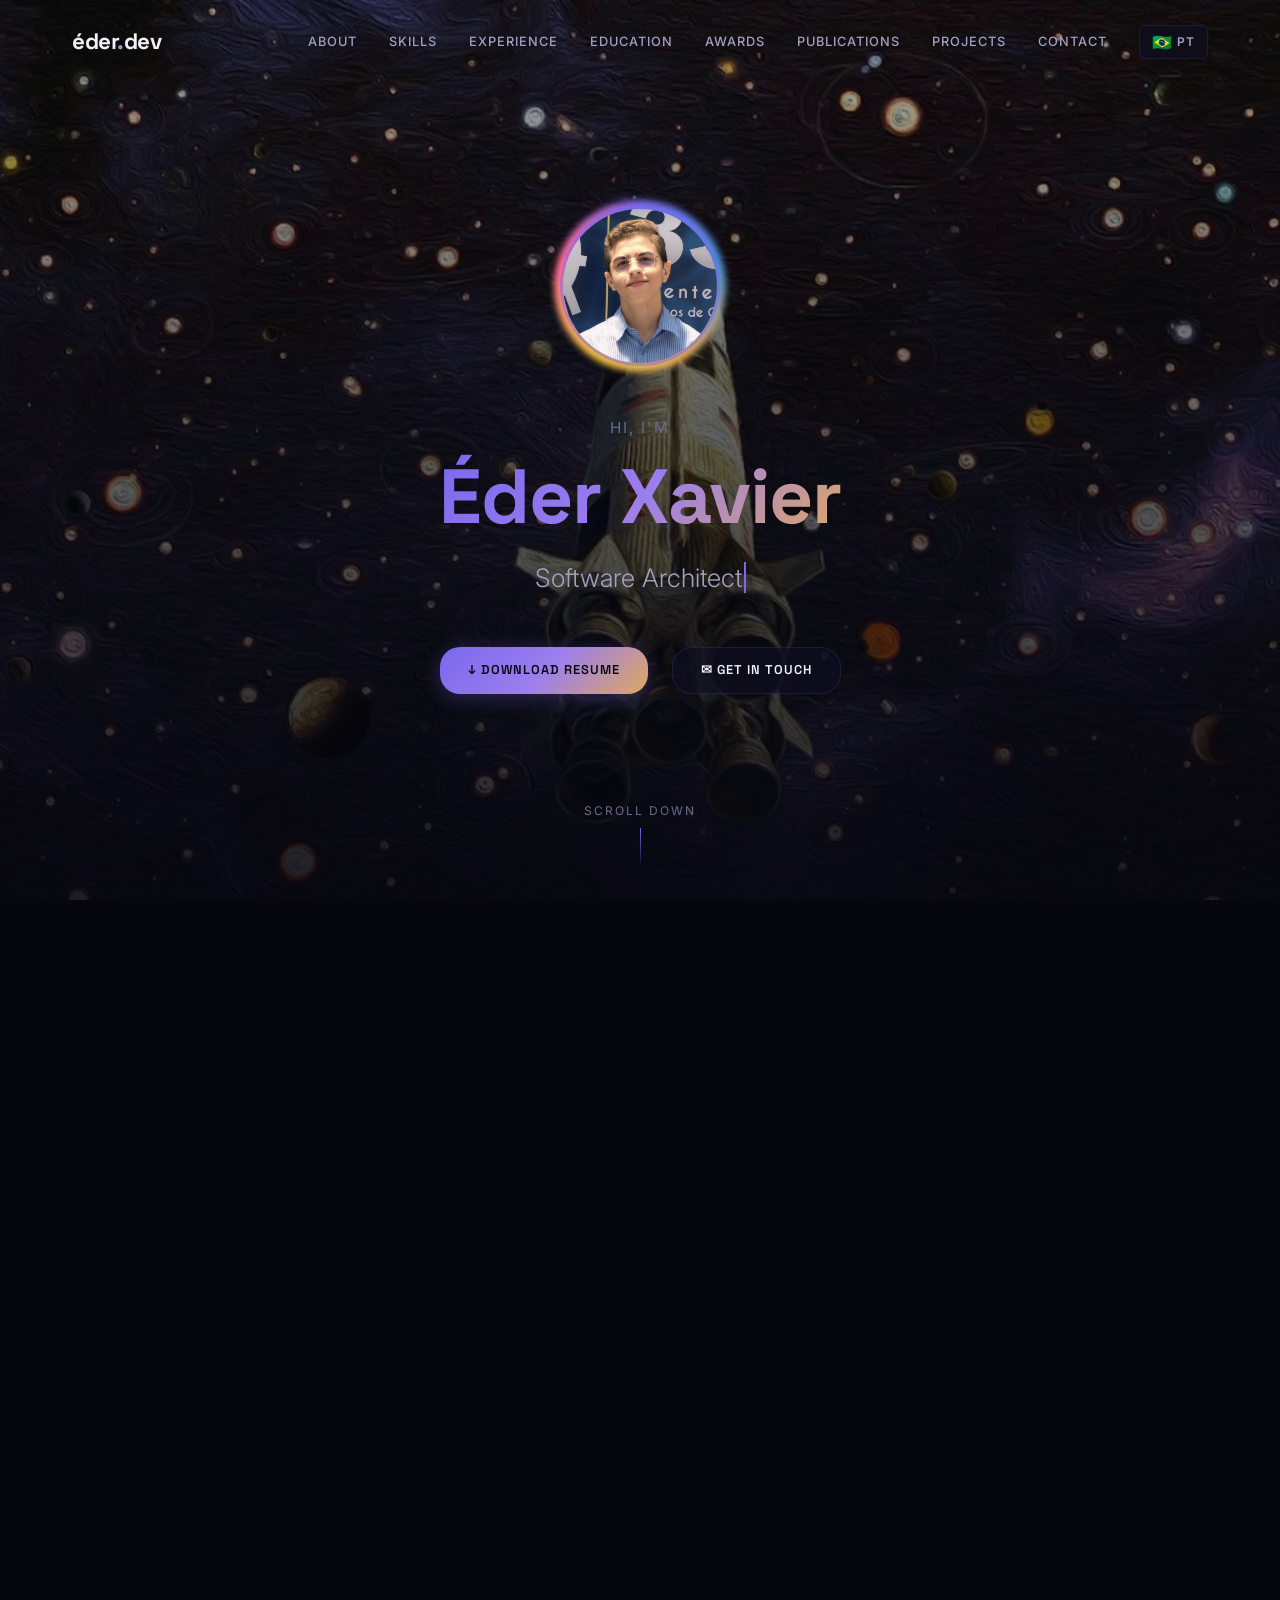
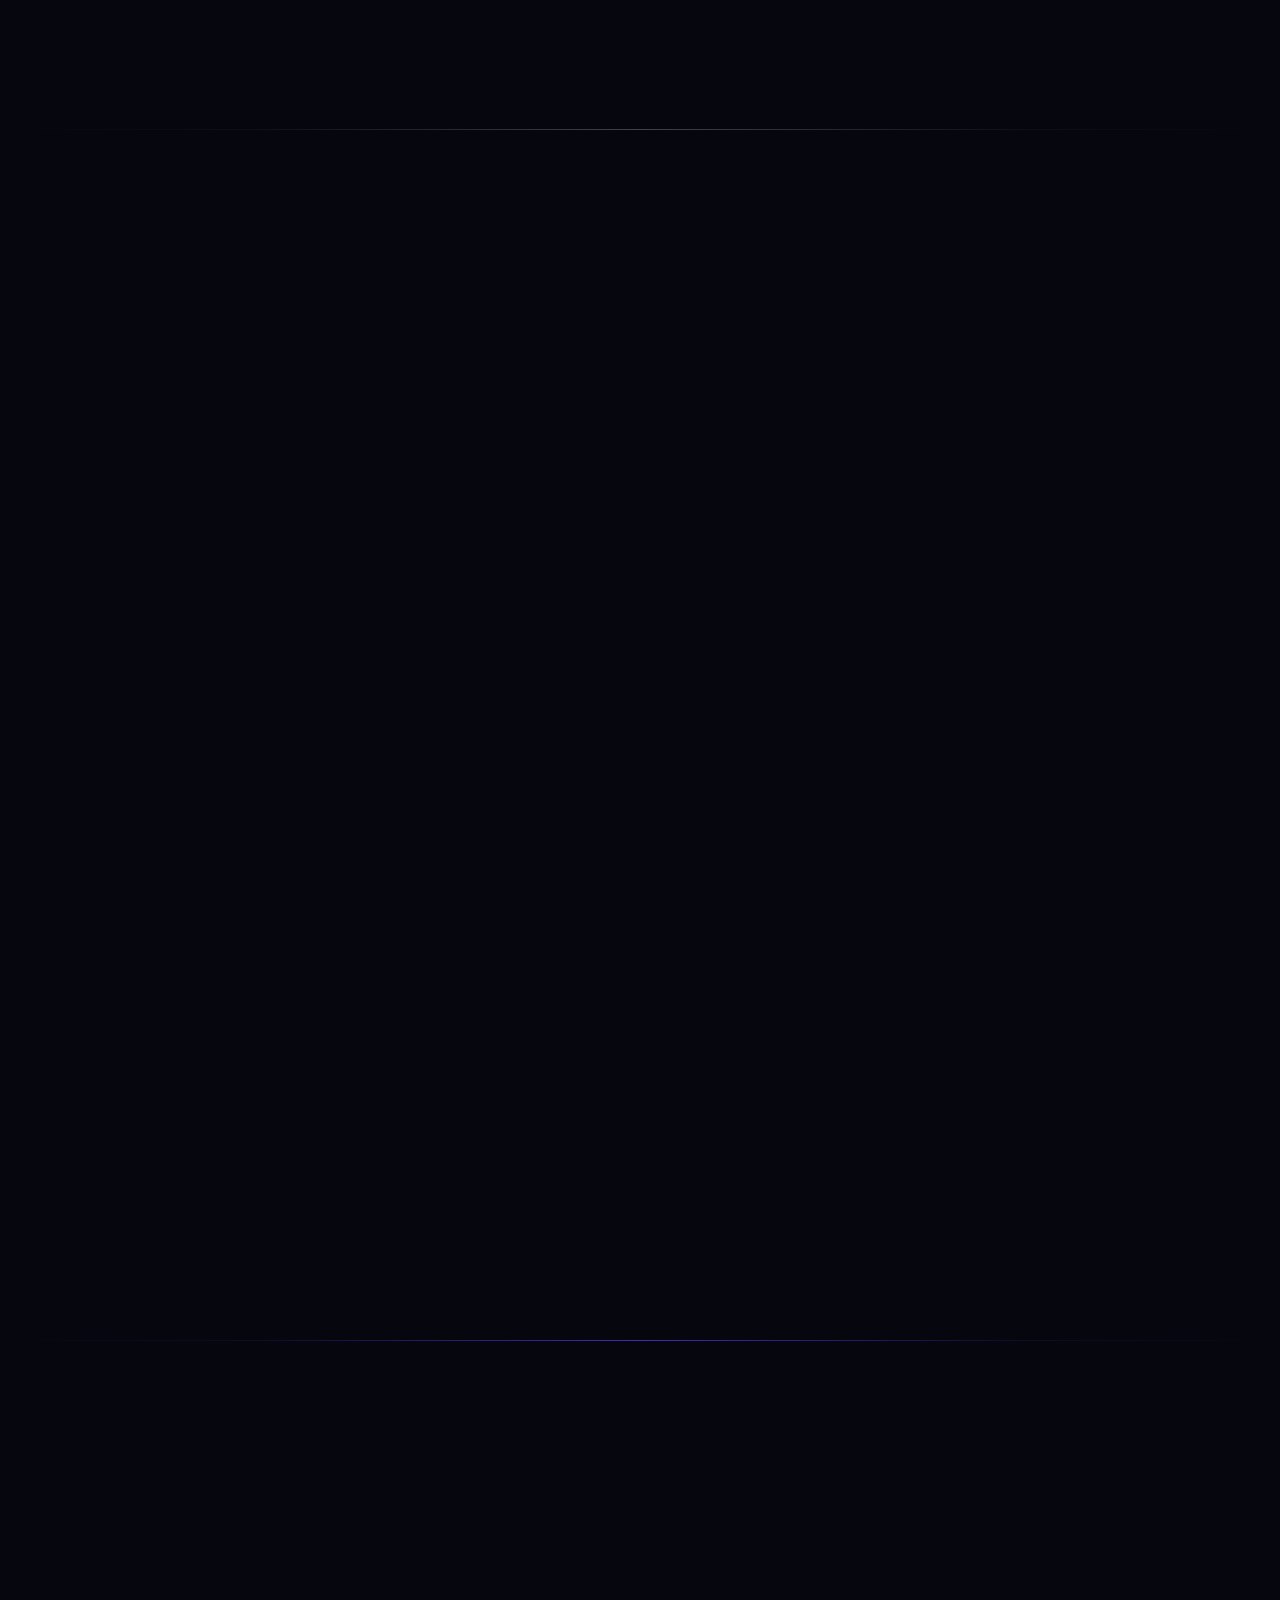
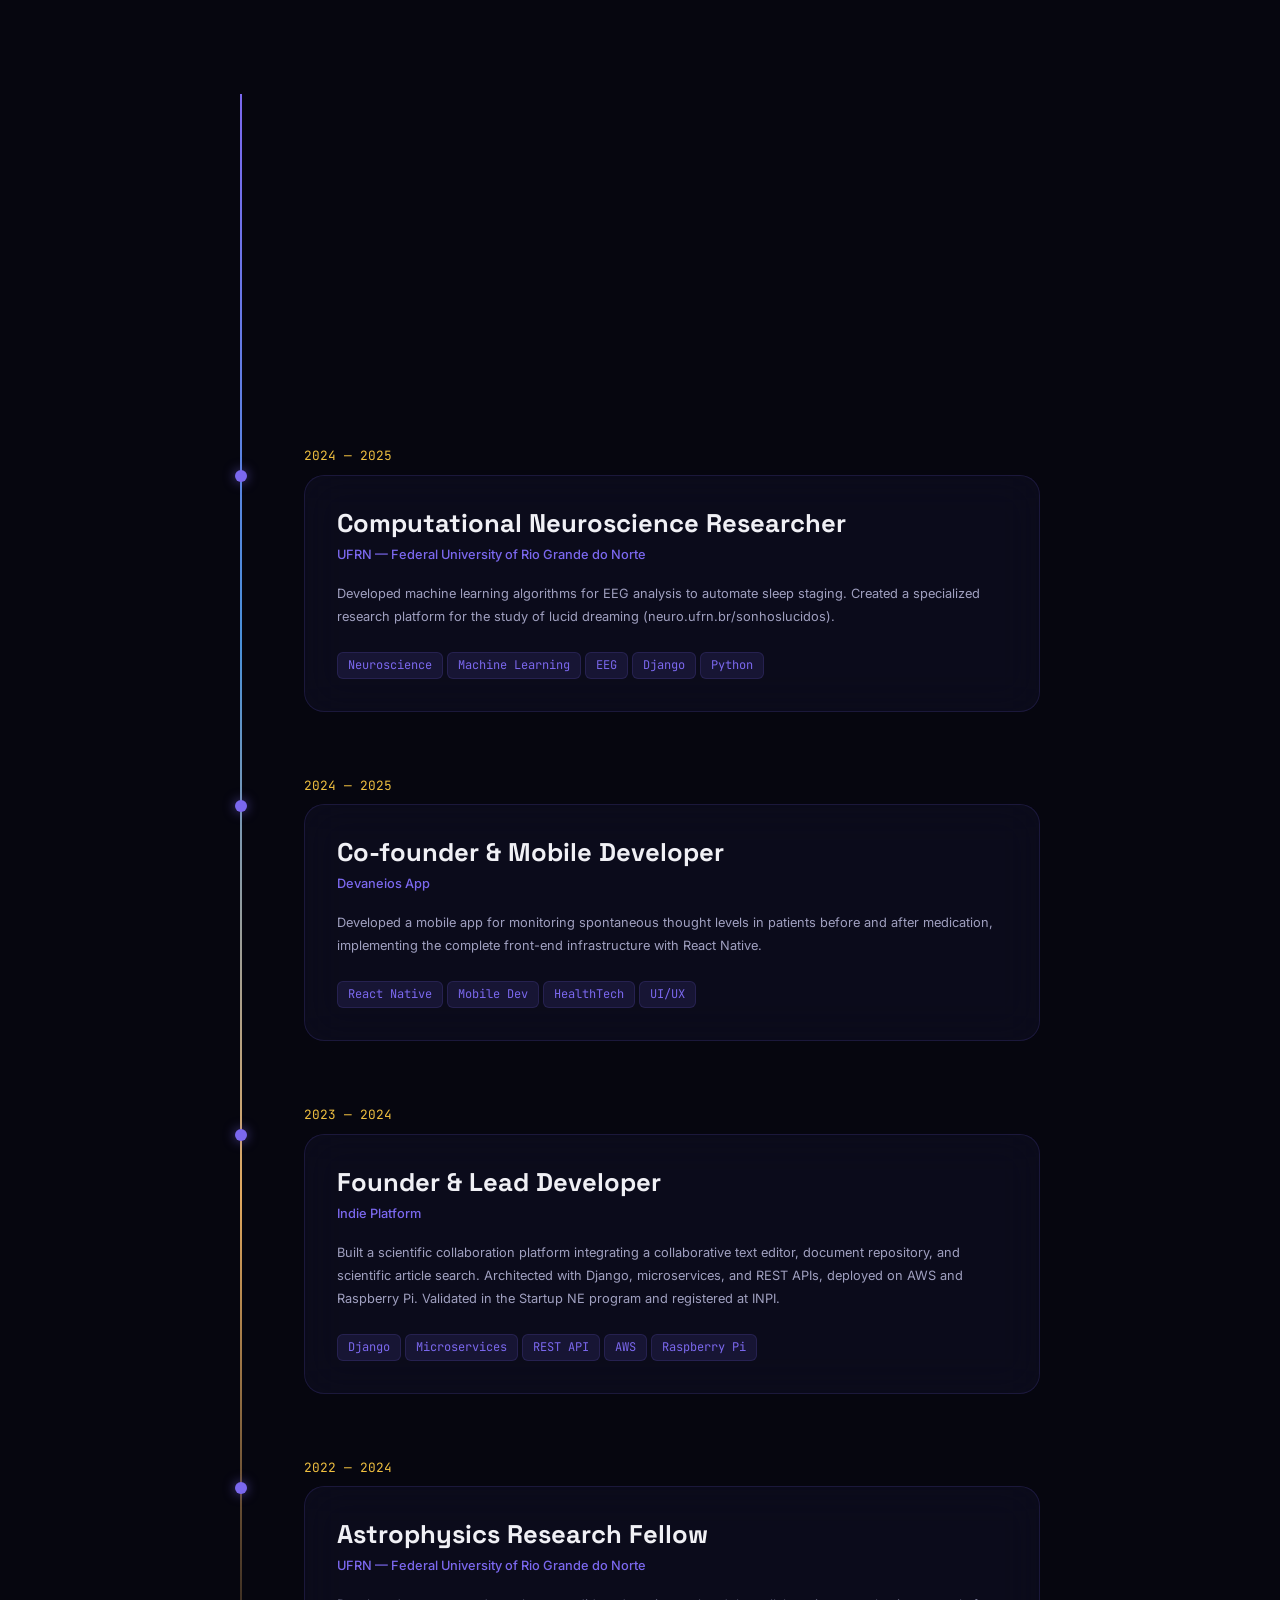
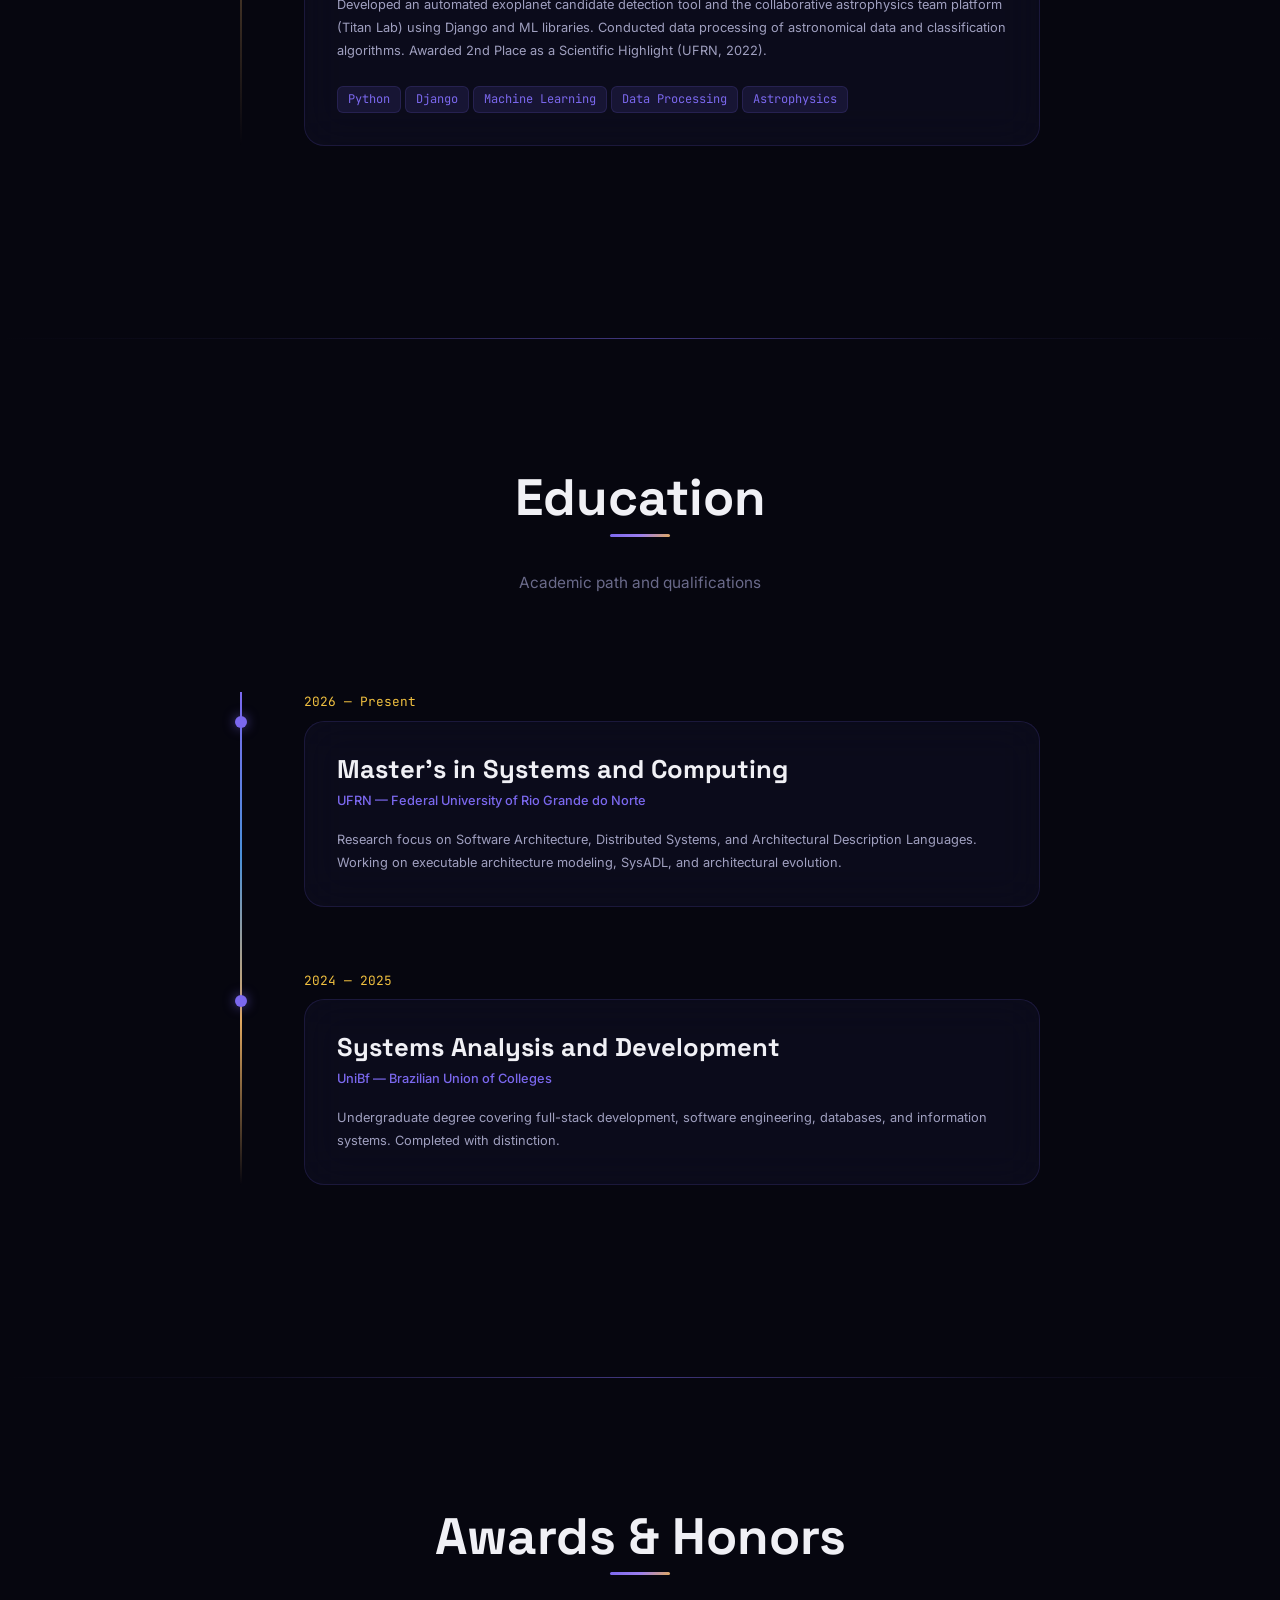
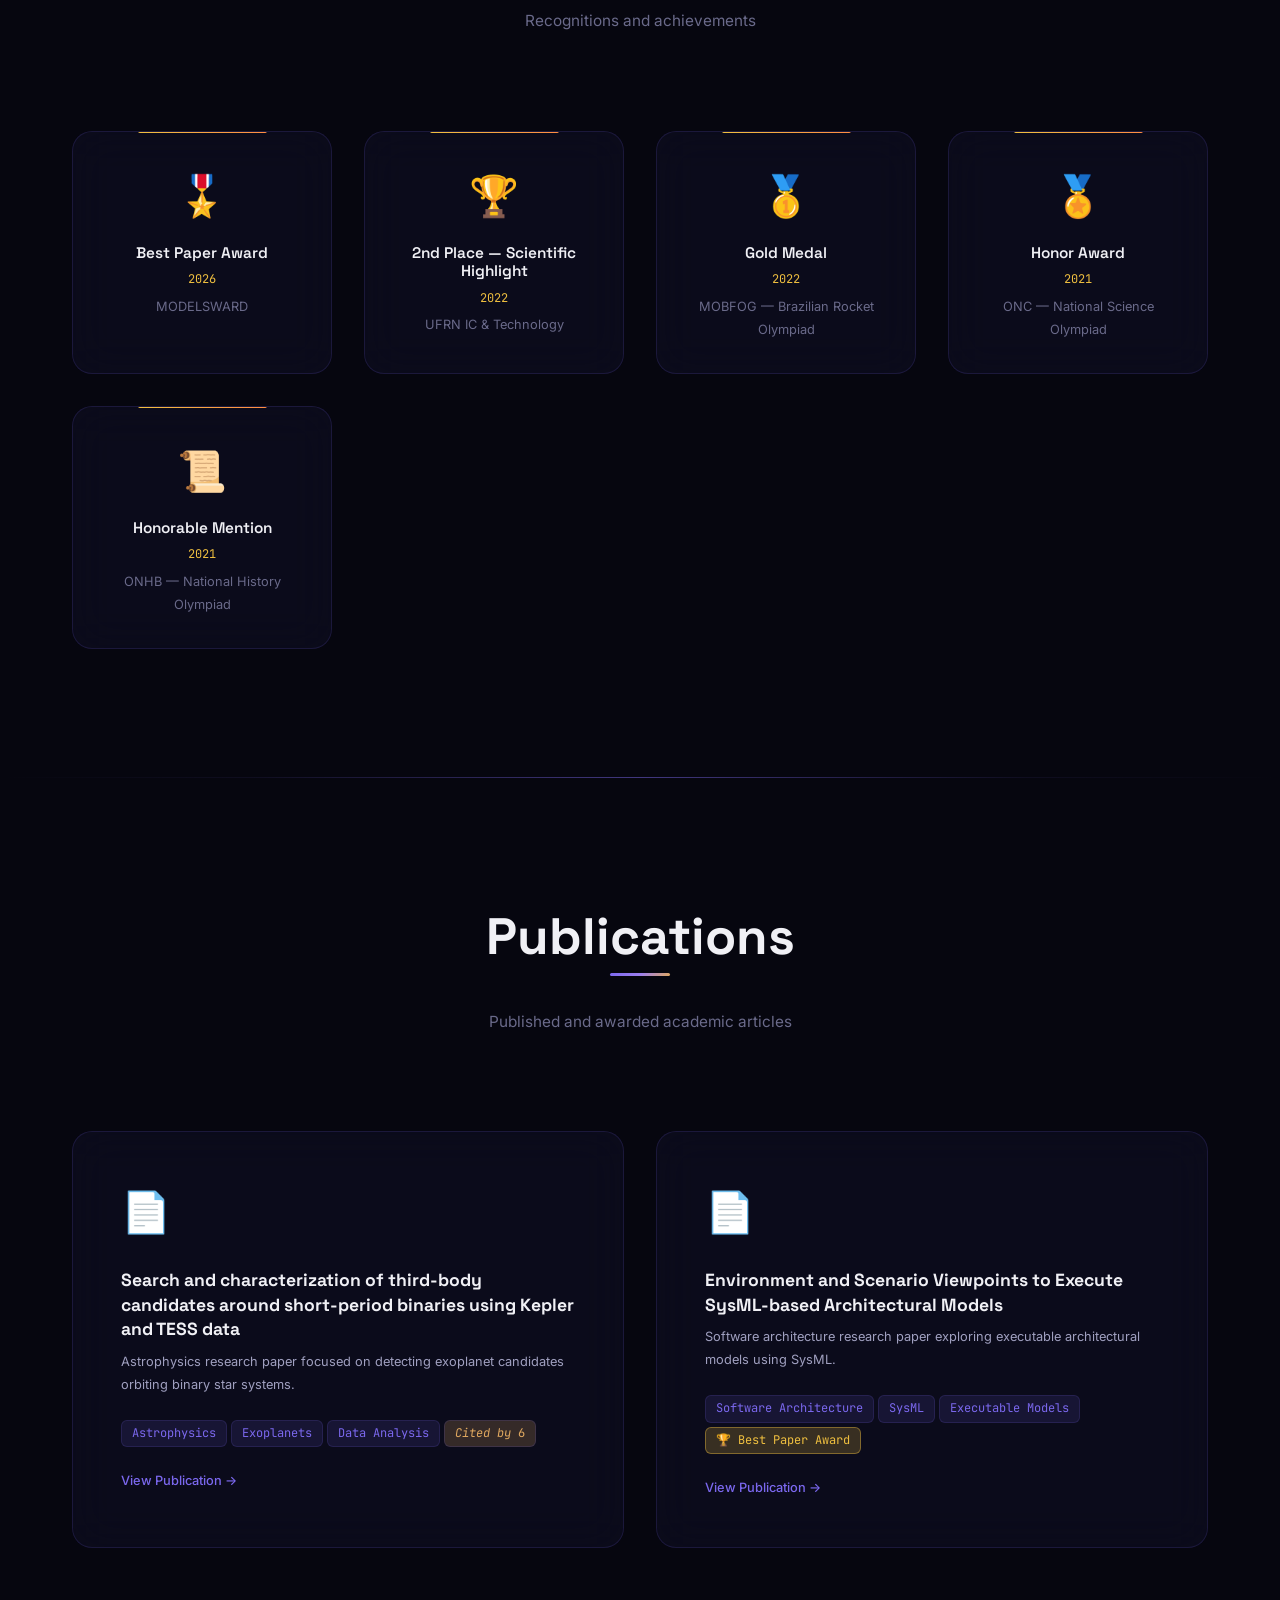
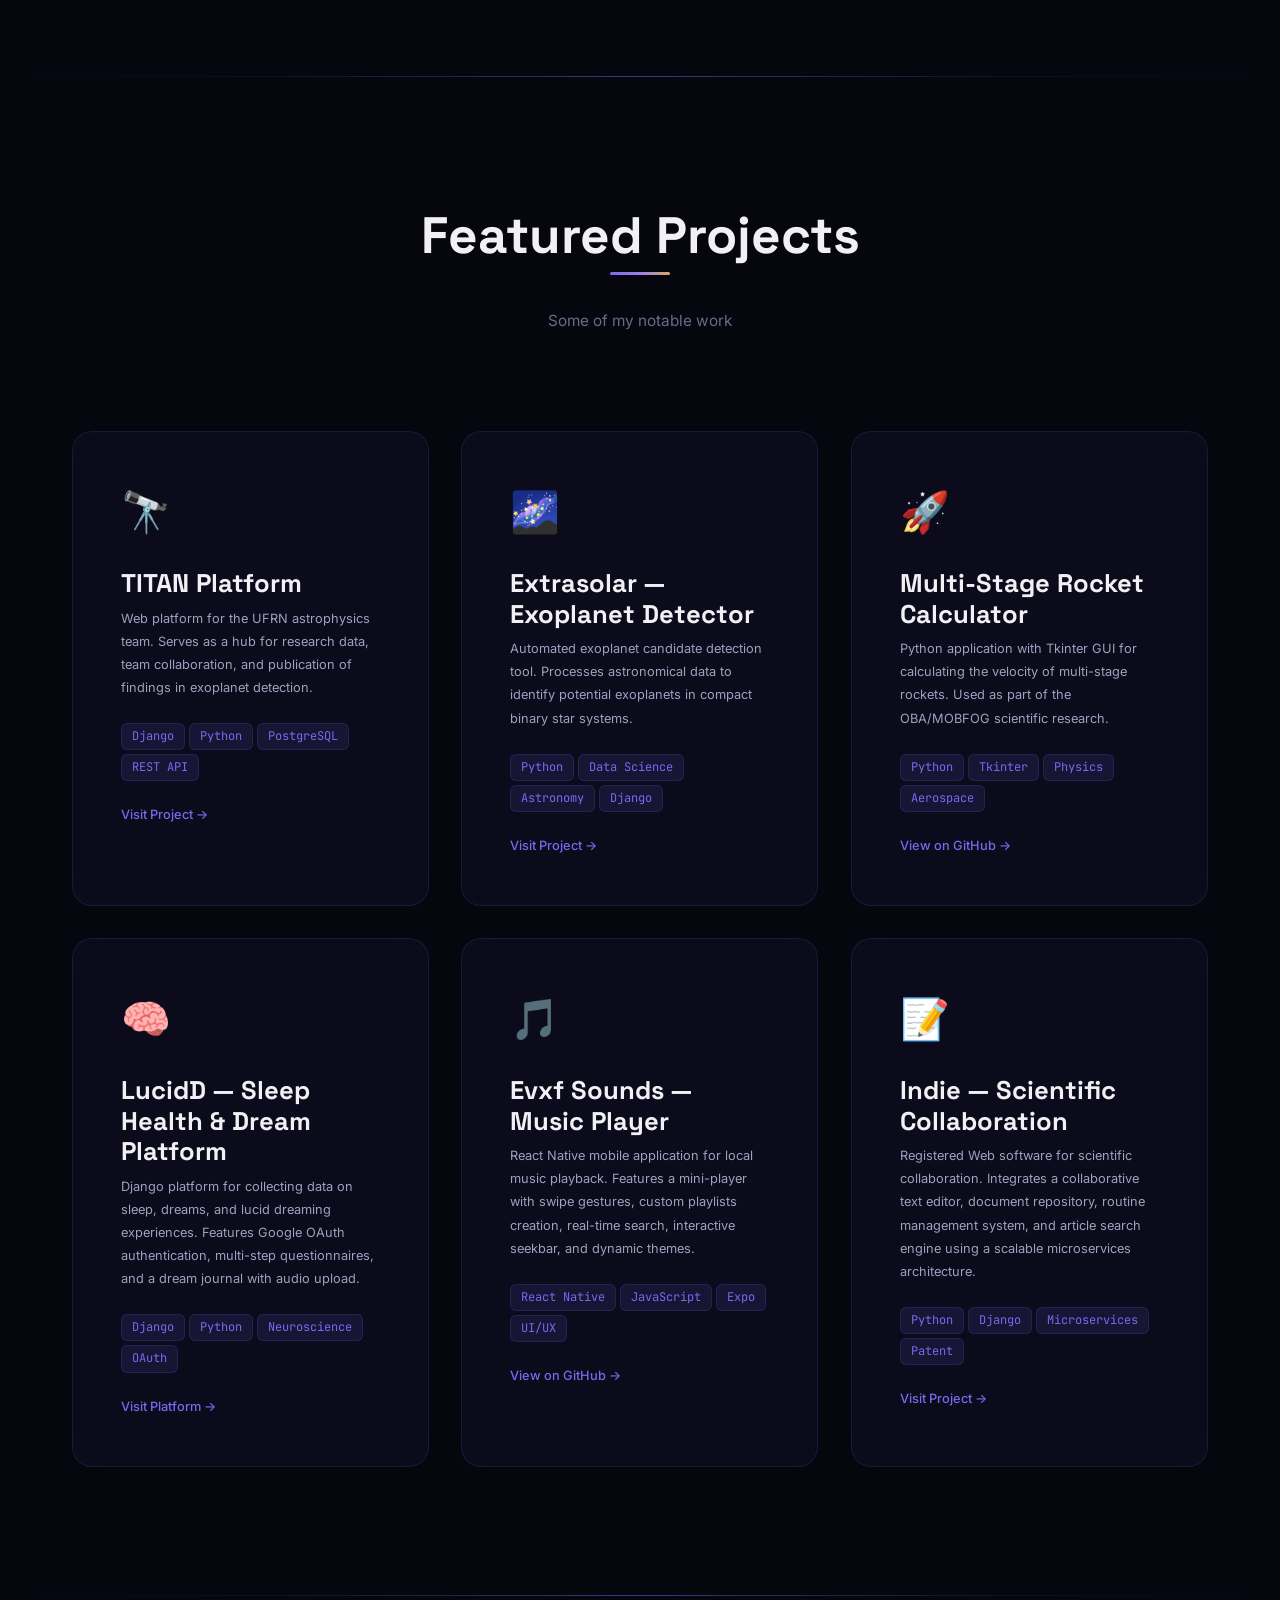
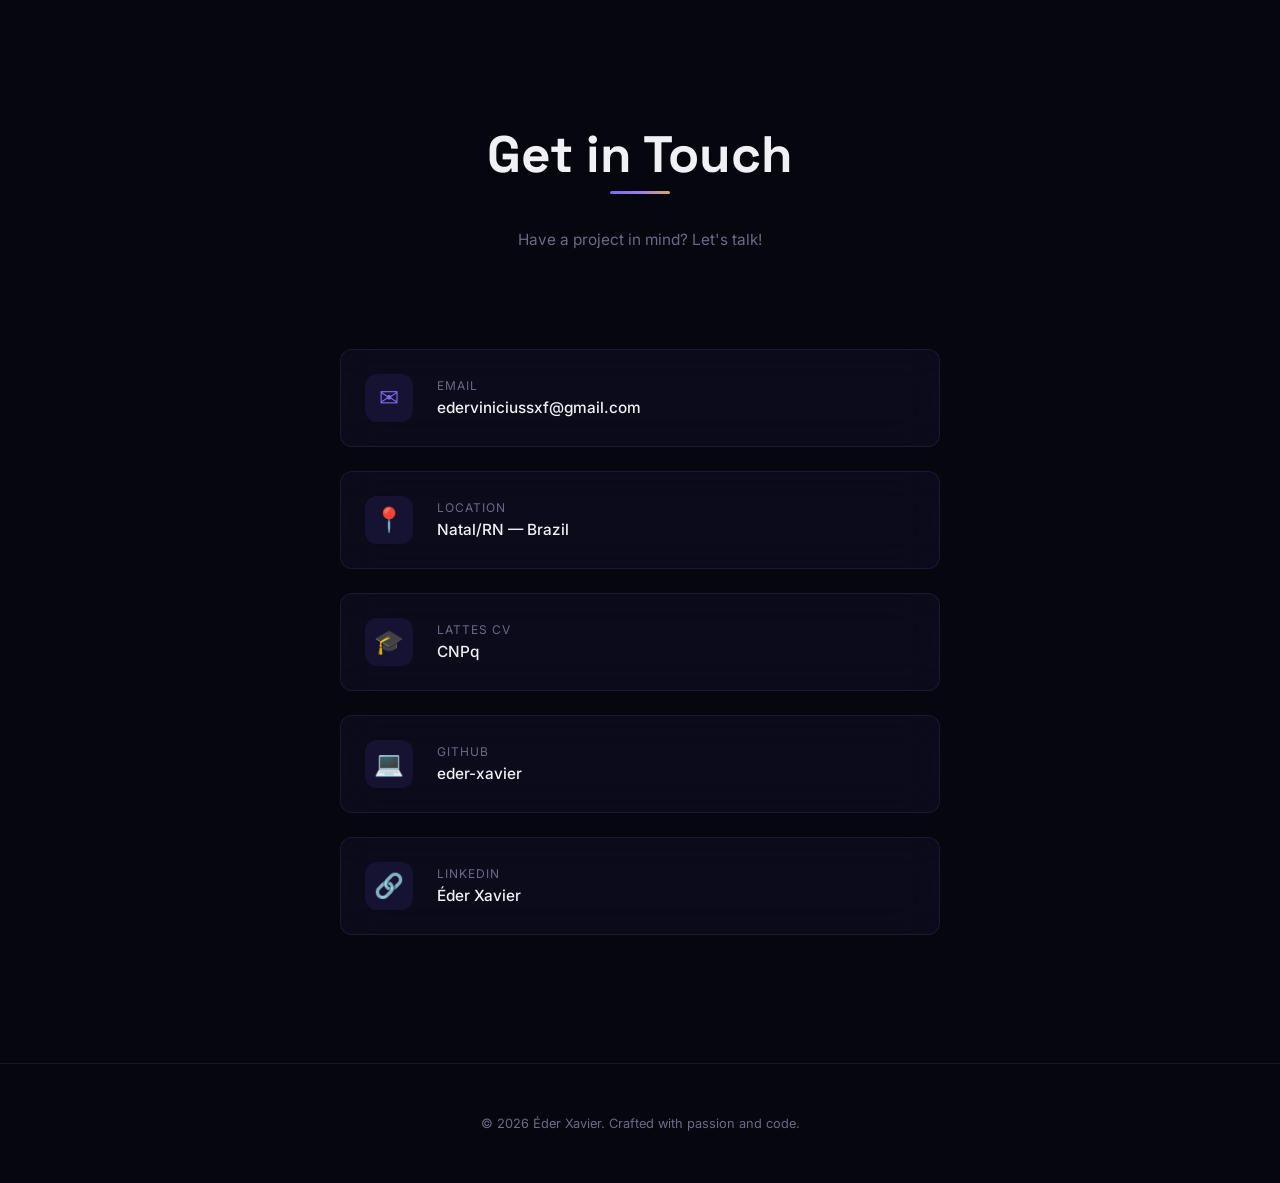
<file: index.html>
<!DOCTYPE html>
<html lang="en">
<head>
  <meta charset="UTF-8">
  <meta name="viewport" content="width=device-width, initial-scale=1.0">
  <meta name="description" content="Éder Xavier — Software Architect, Researcher & MSc Student. Portfolio showcasing projects in software architecture, distributed systems, and computational neuroscience.">
  <meta name="keywords" content="Éder Xavier, Software Architect, Software Engineer, Portfolio, UFRN, Astrophysics, Neuroscience, Python, Django, React">
  <meta name="author" content="Éder Xavier">
  <meta property="og:title" content="Éder Xavier — Software Architect & Researcher">
  <meta property="og:description" content="Portfolio showcasing software architecture, astrophysics research, and innovative web platforms.">
  <meta property="og:type" content="website">
  <title>Éder Xavier — Software Architect & Researcher</title>

  <!-- Stylesheets -->
  <link rel="stylesheet" href="css/base.css">
  <link rel="stylesheet" href="css/layout.css">
  <link rel="stylesheet" href="css/components.css">
  <link rel="stylesheet" href="css/animations.css">

  <!-- Favicon (rocket emoji as SVG favicon) -->
  <link rel="icon" href="data:image/svg+xml,<svg xmlns='http://www.w3.org/2000/svg' viewBox='0 0 100 100'><text y='.9em' font-size='90'>🚀</text></svg>">
</head>
<body>

  <!-- ========== LOADING SCREEN ========== -->
  <div class="loader" id="loader">
    <div class="loader__rocket">🚀</div>
    <div class="loader__bar">
      <div class="loader__progress" id="loader-progress"></div>
    </div>
  </div>

  <!-- ========== PARTICLE CANVAS ========== -->
  <canvas id="particles-canvas"></canvas>

  <!-- ========== NAVIGATION ========== -->
  <nav class="nav" id="navbar">
    <div class="nav__inner">
      <a href="#" class="nav__logo">éder<span>.</span>dev</a>

      <div class="nav__links" id="nav-links">
        <a href="#about" class="nav__link" data-i18n="nav.about">About</a>
        <a href="#skills" class="nav__link" data-i18n="nav.skills">Skills</a>
        <a href="#experience" class="nav__link" data-i18n="nav.experience">Experience</a>
        <a href="#education" class="nav__link" data-i18n="nav.education">Education</a>
        <a href="#awards" class="nav__link" data-i18n="nav.awards">Awards</a>
        <a href="#publications" class="nav__link" data-i18n="nav.publications">Publications</a>
        <a href="#projects" class="nav__link" data-i18n="nav.projects">Projects</a>
        <a href="#contact" class="nav__link" data-i18n="nav.contact">Contact</a>

        <button class="lang-toggle" id="lang-toggle" aria-label="Toggle Language">
          <span class="lang-toggle__flag">🇧🇷</span>
          <span class="lang-toggle__text">PT</span>
        </button>
      </div>

      <div class="nav__hamburger" id="hamburger">
        <span></span>
        <span></span>
        <span></span>
      </div>
    </div>
  </nav>

  <!-- ========== HERO SECTION ========== -->
  <section class="section section--hero" id="hero">
    <div class="hero">
      <div class="hero__bg">
        <img src="media/fotofoguete.jpeg" alt="Rocket launching through space — artistic painting" loading="eager">
        <div class="hero__overlay"></div>
      </div>

      <div class="hero__content">
        <div class="hero__photo-wrapper">
          <div class="hero__photo-glow"></div>
          <img src="media/eu.jpg" alt="Éder Xavier — Profile Photo" class="hero__photo">
        </div>

        <p class="hero__greeting" style="font-size: var(--fs-body); color: var(--color-text-muted); margin-bottom: var(--space-sm); letter-spacing: 2px; text-transform: uppercase;">
          <span data-i18n="hero.greeting">Hi, I'm</span>
        </p>

        <h1 class="hero__name">
          <span class="text-gradient">Éder Xavier</span>
        </h1>

        <div class="hero__title-line">
          <span id="typewriter"></span><span class="typewriter-cursor"></span>
        </div>

        <div class="hero__cta">
          <a href="docs/eder-resume-2026.pdf" class="btn btn--primary" download data-i18n="hero.cta.resume">↓ Download Resume</a>
          <a href="#contact" class="btn btn--outline" data-i18n="hero.cta.contact">✉ Get in Touch</a>
        </div>
      </div>

      <div class="hero__scroll">
        <span data-i18n="hero.scroll">Scroll Down</span>
        <div class="hero__scroll-line"></div>
      </div>
    </div>
  </section>

  <!-- ========== ABOUT SECTION ========== -->
  <section class="section" id="about">
    <div class="container">
      <div class="section__header reveal">
        <h2 class="section__title" data-i18n="about.title">About Me</h2>
        <p class="section__subtitle" data-i18n="about.subtitle">A glimpse into who I am and what drives me</p>
      </div>

      <div class="about__grid">
        <div class="about__text">
          <p class="reveal reveal-delay-1" data-i18n="about.p1">
            I work in the field of Computing, focusing on Software Architecture, Distributed Systems, and Architectural Description Languages. My research centers on modeling, analysis, and execution of complex system architectures.
          </p>
          <p class="reveal reveal-delay-2" data-i18n="about.p2">
            I have experience in experimental software engineering, executable architectures, and the evolution of modeling languages, including SysML, ADLs, and tools supporting architectural execution.
          </p>
          <p class="reveal reveal-delay-3" data-i18n="about.p3">
            Beyond software, my background in astrophysics research and Neuroscience — gives me a unique interdisciplinary perspective that I bring to every project.
          </p>
        </div>

        <div class="about__info reveal reveal-delay-2">
          <div class="about__stats">
            <div class="stat">
              <div class="stat__number" data-count="5" data-suffix="+">0</div>
              <div class="stat__label" data-i18n="stat.years">Years of Experience</div>
            </div>
            <div class="stat">
              <div class="stat__number" data-count="40" data-suffix="+">0</div>
              <div class="stat__label" data-i18n="stat.projects">Projects Completed</div>
            </div>
            <div class="stat">
              <div class="stat__number" data-count="5" data-suffix="+">0</div>
              <div class="stat__label" data-i18n="stat.publications">Research Areas</div>
            </div>
          </div>

          <div style="margin-top: var(--space-2xl);">
            <div class="reveal reveal-delay-3" style="display: flex; gap: var(--space-md); flex-wrap: wrap;">
              <span class="badge badge--gold">🇧🇷 Português — Nativo</span>
              <span class="badge badge--gold">🇺🇸 English — Proficient</span>
              <span class="badge">🇫🇷 Français — Basic</span>
            </div>
          </div>
        </div>
      </div>
    </div>
  </section>

  <div class="section-divider"></div>

  <!-- ========== SKILLS SECTION ========== -->
  <section class="section" id="skills">
    <div class="container">
      <div class="section__header reveal">
        <h2 class="section__title" data-i18n="skills.title">Skills & Technologies</h2>
        <p class="section__subtitle" data-i18n="skills.subtitle">Technologies and tools I work with</p>
      </div>

      <!-- Programming Languages -->
      <div class="skills__category reveal">
        <h3 class="skills__category-title" data-i18n="skills.languages">💻 Programming Languages</h3>
        <div class="skills__list">
          <span class="badge">Python</span>
          <span class="badge">JavaScript</span>
          <span class="badge">TypeScript</span>
          <span class="badge">Java</span>
          <span class="badge">PHP</span>
          <span class="badge">Dart</span>
          <span class="badge">C#</span>
          <span class="badge">C++</span>
          <span class="badge">Fortran</span>
          <span class="badge">MATLAB</span>
        </div>
      </div>

      <!-- Frameworks -->
      <div class="skills__category reveal">
        <h3 class="skills__category-title" data-i18n="skills.frameworks">🚀 Frameworks & Libraries</h3>
        <div class="skills__list">
          <span class="badge">Django</span>
          <span class="badge">Node.js</span>
          <span class="badge">React</span>
          <span class="badge">React Native</span>
          <span class="badge">Angular</span>
          <span class="badge">Sklearn</span>
          <span class="badge">TensorFlow</span>
          <span class="badge">Tkinter</span>
        </div>
      </div>

      <!-- DevOps -->
      <div class="skills__category reveal">
        <h3 class="skills__category-title" data-i18n="skills.devops">☁️ DevOps & Infrastructure</h3>
        <div class="skills__list">
          <span class="badge">Git / GitHub / GitLab</span>
          <span class="badge">AWS (EC2, S3, RDS)</span>
          <span class="badge">Nginx</span>
          <span class="badge">Gunicorn</span>
          <span class="badge">Linux</span>
          <span class="badge">UmbrellOS</span>
          <span class="badge">CasaOS</span>
          <span class="badge">REST APIs</span>
        </div>
      </div>

      <!-- Databases -->
      <div class="skills__category reveal">
        <h3 class="skills__category-title" data-i18n="skills.databases">🗄️ Databases</h3>
        <div class="skills__list">
          <span class="badge">PostgreSQL</span>
          <span class="badge">MySQL</span>
          <span class="badge">SQLite</span>
        </div>
      </div>

      <!-- Specialized -->
      <div class="skills__category reveal">
        <h3 class="skills__category-title" data-i18n="skills.other">🔬 Specialized</h3>
        <div class="skills__list">
          <span class="badge">LLMs (LM Studio)</span>
          <span class="badge">Quantum Computing (IBM)</span>
          <span class="badge">IoT (Arduino, ESP32, RPi)</span>
          <span class="badge">Blockchain (Polygon)</span>
          <span class="badge">VHDL / Digital Systems</span>
          <span class="badge">SysML / SysADL</span>
          <span class="badge">Cognitive Neuroscience</span>
          <span class="badge">Computational Neuroscience</span>
        </div>
      </div>
    </div>
  </section>

  <div class="section-divider"></div>

  <!-- ========== EXPERIENCE SECTION ========== -->
  <section class="section" id="experience">
    <div class="container">
      <div class="section__header reveal">
        <h2 class="section__title" data-i18n="experience.title">Experience</h2>
        <p class="section__subtitle" data-i18n="experience.subtitle">My professional journey and research contributions</p>
      </div>

      <div class="timeline">
        <!-- Software Architecture -->
        <div class="timeline__item reveal">
          <div class="timeline__dot"></div>
          <div class="timeline__date" data-i18n="exp1.date">2024 — 2026</div>
          <div class="timeline__card">
            <h3 class="timeline__card-title" data-i18n="exp1.title">Software Architecture Researcher</h3>
            <p class="timeline__card-subtitle" data-i18n="exp1.org">UFRN — Federal University of Rio Grande do Norte</p>
            <p class="timeline__card-text" data-i18n="exp1.desc">
              Developed tools for the simulation and execution of architectures based on the SysADL architectural description language. Modeled complex systems in engineering and automation. Published research articles in international conferences, including the Best Paper Award at MODELSWARD 2026.
            </p>
            <div class="card__tags">
              <span class="tag">SysADL</span>
              <span class="tag">SysML</span>
              <span class="tag">Software Architecture</span>
              <span class="tag">Simulation</span>
              <span class="tag">MODELSWARD</span>
            </div>
          </div>
        </div>

        <!-- Computational Neuroscience -->
        <div class="timeline__item reveal">
          <div class="timeline__dot"></div>
          <div class="timeline__date" data-i18n="exp2.date">2024 — 2025</div>
          <div class="timeline__card">
            <h3 class="timeline__card-title" data-i18n="exp2.title">Computational Neuroscience Researcher</h3>
            <p class="timeline__card-subtitle" data-i18n="exp2.org">UFRN — Federal University of Rio Grande do Norte</p>
            <p class="timeline__card-text" data-i18n="exp2.desc">
              Developed machine learning algorithms for EEG analysis to automate sleep staging. Created a specialized research platform for the study of lucid dreaming (neuro.ufrn.br/sonhoslucidos).
            </p>
            <div class="card__tags">
              <span class="tag">Neuroscience</span>
              <span class="tag">Machine Learning</span>
              <span class="tag">EEG</span>
              <span class="tag">Django</span>
              <span class="tag">Python</span>
            </div>
          </div>
        </div>

        <!-- Devaneios App -->
        <div class="timeline__item reveal">
          <div class="timeline__dot"></div>
          <div class="timeline__date" data-i18n="exp3.date">2024 — 2025</div>
          <div class="timeline__card">
            <h3 class="timeline__card-title" data-i18n="exp3.title">Co-founder & Mobile Developer</h3>
            <p class="timeline__card-subtitle" data-i18n="exp3.org">Devaneios App</p>
            <p class="timeline__card-text" data-i18n="exp3.desc">
              Developed a mobile app for monitoring spontaneous thought levels in patients before and after medication, implementing the complete front-end infrastructure with React Native.
            </p>
            <div class="card__tags">
              <span class="tag">React Native</span>
              <span class="tag">Mobile Dev</span>
              <span class="tag">HealthTech</span>
              <span class="tag">UI/UX</span>
            </div>
          </div>
        </div>

        <!-- Indie Platform -->
        <div class="timeline__item reveal">
          <div class="timeline__dot"></div>
          <div class="timeline__date" data-i18n="exp4.date">2023 — 2024</div>
          <div class="timeline__card">
            <h3 class="timeline__card-title" data-i18n="exp4.title">Founder & Lead Developer</h3>
            <p class="timeline__card-subtitle" data-i18n="exp4.org">Indie Platform</p>
            <p class="timeline__card-text" data-i18n="exp4.desc">
              Built a scientific collaboration platform integrating a collaborative text editor, document repository, and scientific article search. Architected with Django, microservices, and REST APIs, deployed on AWS and Raspberry Pi. Validated in the Startup NE program and registered at INPI.
            </p>
            <div class="card__tags">
              <span class="tag">Django</span>
              <span class="tag">Microservices</span>
              <span class="tag">REST API</span>
              <span class="tag">AWS</span>
              <span class="tag">Raspberry Pi</span>
            </div>
          </div>
        </div>

        <!-- Astrophysics Research -->
        <div class="timeline__item reveal">
          <div class="timeline__dot"></div>
          <div class="timeline__date" data-i18n="exp5.date">2022 — 2024</div>
          <div class="timeline__card">
            <h3 class="timeline__card-title" data-i18n="exp5.title">Astrophysics Research Fellow</h3>
            <p class="timeline__card-subtitle" data-i18n="exp5.org">UFRN — Federal University of Rio Grande do Norte</p>
            <p class="timeline__card-text" data-i18n="exp5.desc">
              Developed an automated exoplanet candidate detection tool and the collaborative astrophysics team platform (Titan Lab) using Django and ML libraries. Conducted data processing of astronomical data and classification algorithms. Awarded 2nd Place as a Scientific Highlight (UFRN, 2022).
            </p>
            <div class="card__tags">
              <span class="tag">Python</span>
              <span class="tag">Django</span>
              <span class="tag">Machine Learning</span>
              <span class="tag">Data Processing</span>
              <span class="tag">Astrophysics</span>
            </div>
          </div>
        </div>
      </div>
    </div>
  </section>

  <div class="section-divider"></div>

  <!-- ========== EDUCATION SECTION ========== -->
  <section class="section" id="education">
    <div class="container">
      <div class="section__header reveal">
        <h2 class="section__title" data-i18n="education.title">Education</h2>
        <p class="section__subtitle" data-i18n="education.subtitle">Academic path and qualifications</p>
      </div>

      <div class="timeline">
        <!-- MSc -->
        <div class="timeline__item reveal">
          <div class="timeline__dot"></div>
          <div class="timeline__date" data-i18n="edu1.date">2026 — Present</div>
          <div class="timeline__card">
            <h3 class="timeline__card-title" data-i18n="edu1.title">Master's in Systems and Computing</h3>
            <p class="timeline__card-subtitle" data-i18n="edu1.org">UFRN — Federal University of Rio Grande do Norte</p>
            <p class="timeline__card-text" data-i18n="edu1.desc">
              Research focus on Software Architecture, Distributed Systems, and Architectural Description Languages. Working on executable architecture modeling, SysADL, and architectural evolution.
            </p>
          </div>
        </div>

        <!-- ADS -->
        <div class="timeline__item reveal">
          <div class="timeline__dot"></div>
          <div class="timeline__date" data-i18n="edu2.date">2024 — 2025</div>
          <div class="timeline__card">
            <h3 class="timeline__card-title" data-i18n="edu2.title">Systems Analysis and Development</h3>
            <p class="timeline__card-subtitle" data-i18n="edu2.org">UniBf — Brazilian Union of Colleges</p>
            <p class="timeline__card-text" data-i18n="edu2.desc">
              Undergraduate degree covering full-stack development, software engineering, databases, and information systems. Completed with distinction.
            </p>
          </div>
        </div>
      </div>
    </div>
  </section>

  <div class="section-divider"></div>

  <!-- ========== AWARDS SECTION ========== -->
  <section class="section" id="awards">
    <div class="container">
      <div class="section__header reveal">
        <h2 class="section__title" data-i18n="awards.title">Awards & Honors</h2>
        <p class="section__subtitle" data-i18n="awards.subtitle">Recognitions and achievements</p>
      </div>

      <div class="awards__grid">
        <div class="award-card reveal reveal-delay-1">
          <div class="award-card__icon">🎖️</div>
          <h3 class="award-card__title" data-i18n="award_bestpaper.title">Best Paper Award</h3>
          <span class="award-card__year">2026</span>
          <p class="award-card__org" data-i18n="award_bestpaper.org">MODELSWARD</p>
        </div>

        <div class="award-card reveal reveal-delay-2">
          <div class="award-card__icon">🏆</div>
          <h3 class="award-card__title" data-i18n="award1.title">2nd Place — Scientific Highlight</h3>
          <span class="award-card__year">2022</span>
          <p class="award-card__org" data-i18n="award1.org">UFRN IC & Technology</p>
        </div>

        <div class="award-card reveal reveal-delay-3">
          <div class="award-card__icon">🥇</div>
          <h3 class="award-card__title" data-i18n="award2.title">Gold Medal</h3>
          <span class="award-card__year">2022</span>
          <p class="award-card__org" data-i18n="award2.org">MOBFOG — Brazilian Rocket Olympiad</p>
        </div>

        <div class="award-card reveal reveal-delay-4">
          <div class="award-card__icon">🏅</div>
          <h3 class="award-card__title" data-i18n="award3.title">Honor Award</h3>
          <span class="award-card__year">2021</span>
          <p class="award-card__org" data-i18n="award3.org">ONC — National Science Olympiad</p>
        </div>

        <div class="award-card reveal reveal-delay-5">
          <div class="award-card__icon">📜</div>
          <h3 class="award-card__title" data-i18n="award4.title">Honorable Mention</h3>
          <span class="award-card__year">2021</span>
          <p class="award-card__org" data-i18n="award4.org">ONHB — National History Olympiad</p>
        </div>
      </div>
    </div>
  </section>

  <div class="section-divider"></div>

  <!-- ========== PUBLICATIONS SECTION ========== -->
  <section class="section" id="publications">
    <div class="container">
      <div class="section__header reveal">
        <h2 class="section__title" data-i18n="publications.title">Publications</h2>
        <p class="section__subtitle" data-i18n="publications.subtitle">Published and awarded academic articles</p>
      </div>

      <div class="projects__grid">
        <!-- Paper 1 -->
        <div class="card reveal reveal-delay-1">
          <div class="card__icon">📄</div>
          <h3 class="card__title" data-i18n="pub1.title" style="font-size: 1.1rem; line-height: 1.4;">Search and characterization of third-body candidates around short-period binaries using Kepler and TESS data</h3>
          <p class="card__description" data-i18n="pub1.desc" style="margin-top: var(--space-sm);">
            Astrophysics research paper focused on detecting exoplanet candidates orbiting binary star systems.
          </p>
          <div class="card__tags">
            <span class="tag">Astrophysics</span>
            <span class="tag">Exoplanets</span>
            <span class="tag">Data Analysis</span>
            <span class="tag" style="background: rgba(224, 168, 96, 0.2); color: var(--color-accent-amber);"><i data-i18n="pub.cited">Cited by</i> 6</span>
          </div>
          <a href="https://scholar.google.com/citations?view_op=view_citation&hl=en&user=uXyWhuAAAAAJ&citation_for_view=uXyWhuAAAAAJ:u-x6o8ySG0sC" class="card__link" target="_blank" rel="noopener">
            View Publication →
          </a>
        </div>

        <!-- Paper 2 -->
        <div class="card reveal reveal-delay-2">
          <div class="card__icon">📄</div>
          <h3 class="card__title" data-i18n="pub2.title" style="font-size: 1.1rem; line-height: 1.4;">Environment and Scenario Viewpoints to Execute SysML-based Architectural Models</h3>
          <p class="card__description" data-i18n="pub2.desc" style="margin-top: var(--space-sm);">
            Software architecture research paper exploring executable architectural models using SysML.
          </p>
          <div class="card__tags">
            <span class="tag">Software Architecture</span>
            <span class="tag">SysML</span>
            <span class="tag">Executable Models</span>
            <span class="tag" style="background: rgba(240, 192, 64, 0.2); color: var(--color-accent-gold); border: 1px solid rgba(240, 192, 64, 0.4);">🏆 <span data-i18n="pub.bestpaper">Best Paper Award</span></span>
          </div>
          <a href="https://scholar.google.com/citations?view_op=view_citation&hl=en&user=uXyWhuAAAAAJ&citation_for_view=uXyWhuAAAAAJ:d1gkVwhDpl0C" class="card__link" target="_blank" rel="noopener">
            View Publication →
          </a>
        </div>
      </div>
    </div>
  </section>

  <div class="section-divider"></div>

  <!-- ========== PROJECTS SECTION ========== -->
  <section class="section" id="projects">
    <div class="container">
      <div class="section__header reveal">
        <h2 class="section__title" data-i18n="projects.title">Featured Projects</h2>
        <p class="section__subtitle" data-i18n="projects.subtitle">Some of my notable work</p>
      </div>

      <div class="projects__grid">
        <!-- TITAN Platform -->
        <div class="card reveal reveal-delay-1">
          <div class="card__icon">🔭</div>
          <h3 class="card__title" data-i18n="proj1.title">TITAN Platform</h3>
          <p class="card__description" data-i18n="proj1.desc">
            Web platform for the UFRN astrophysics team. Serves as a hub for research data, team collaboration, and publication of findings in exoplanet detection.
          </p>
          <div class="card__tags">
            <span class="tag">Django</span>
            <span class="tag">Python</span>
            <span class="tag">PostgreSQL</span>
            <span class="tag">REST API</span>
          </div>
          <a href="https://titan.ect.ufrn.br/" class="card__link" target="_blank" rel="noopener">
            Visit Project →
          </a>
        </div>

        <!-- Extrasolar -->
        <div class="card reveal reveal-delay-2">
          <div class="card__icon">🌌</div>
          <h3 class="card__title" data-i18n="proj2.title">Extrasolar — Exoplanet Detector</h3>
          <p class="card__description" data-i18n="proj2.desc">
            Automated exoplanet candidate detection tool. Processes astronomical data to identify potential exoplanets in compact binary star systems.
          </p>
          <div class="card__tags">
            <span class="tag">Python</span>
            <span class="tag">Data Science</span>
            <span class="tag">Astronomy</span>
            <span class="tag">Django</span>
          </div>
          <a href="https://titan.ect.ufrn.br/extrassolar/" class="card__link" target="_blank" rel="noopener">
            Visit Project →
          </a>
        </div>

        <!-- Rocket Calculator -->
        <div class="card reveal reveal-delay-3">
          <div class="card__icon">🚀</div>
          <h3 class="card__title" data-i18n="proj3.title">Multi-Stage Rocket Calculator</h3>
          <p class="card__description" data-i18n="proj3.desc">
            Python application with Tkinter GUI for calculating the velocity of multi-stage rockets. Used as part of the OBA/MOBFOG scientific research.
          </p>
          <div class="card__tags">
            <span class="tag">Python</span>
            <span class="tag">Tkinter</span>
            <span class="tag">Physics</span>
            <span class="tag">Aerospace</span>
          </div>
          <a href="https://github.com/eder-xavier/" class="card__link" target="_blank" rel="noopener">
            View on GitHub →
          </a>
        </div>

        <!-- LucidD -->
        <div class="card reveal reveal-delay-1">
          <div class="card__icon">🧠</div>
          <h3 class="card__title" data-i18n="proj4.title">LucidD — Sleep Health & Dream Platform</h3>
          <p class="card__description" data-i18n="proj4.desc">
            Django platform for collecting data on sleep, dreams, and lucid dreaming experiences. Features Google OAuth authentication, multi-step questionnaires, and a dream journal with audio upload.
          </p>
          <div class="card__tags">
            <span class="tag">Django</span>
            <span class="tag">Python</span>
            <span class="tag">Neuroscience</span>
            <span class="tag">OAuth</span>
          </div>
          <a href="https://neuro.ufrn.br/sonhoslucidos" class="card__link" target="_blank" rel="noopener">
            Visit Platform →
          </a>
        </div>

        <!-- Evxf Sounds -->
        <div class="card reveal reveal-delay-2">
          <div class="card__icon">🎵</div>
          <h3 class="card__title" data-i18n="proj5.title">Evxf Sounds — Music Player</h3>
          <p class="card__description" data-i18n="proj5.desc">
            React Native mobile application for local music playback. Features a mini-player with swipe gestures, custom playlists creation, real-time search, interactive seekbar, and dynamic themes.
          </p>
          <div class="card__tags">
            <span class="tag">React Native</span>
            <span class="tag">JavaScript</span>
            <span class="tag">Expo</span>
            <span class="tag">UI/UX</span>
          </div>
          <a href="https://github.com/eder-xavier/Evxfsounds/" class="card__link" target="_blank" rel="noopener">
            View on GitHub →
          </a>
        </div>

        <!-- Indie -->
        <div class="card reveal reveal-delay-3">
          <div class="card__icon">📝</div>
          <h3 class="card__title" data-i18n="proj6.title">Indie — Scientific Collaboration</h3>
          <p class="card__description" data-i18n="proj6.desc">
            Registered Web software for scientific collaboration. Integrates a collaborative text editor, document repository, routine management system, and article search engine using a scalable microservices architecture.
          </p>
          <div class="card__tags">
            <span class="tag">Python</span>
            <span class="tag">Django</span>
            <span class="tag">Microservices</span>
            <span class="tag">Patent</span>
          </div>
          <a href="https://indie.net.br/" class="card__link" target="_blank" rel="noopener">
            Visit Project →
          </a>
        </div>
      </div>
    </div>
  </section>

  <div class="section-divider"></div>

  <!-- ========== CONTACT SECTION ========== -->
  <section class="section" id="contact">
    <div class="container">
      <div class="section__header reveal">
        <h2 class="section__title" data-i18n="contact.title">Get in Touch</h2>
        <p class="section__subtitle" data-i18n="contact.subtitle">Have a project in mind? Let's talk!</p>
      </div>

      <div class="contact__links reveal" style="max-width: 600px; margin: 0 auto;">
          <a href="mailto:ederviniciussxf@gmail.com" class="contact-link">
            <div class="contact-link__icon">✉</div>
            <div>
              <div class="contact-link__label" data-i18n="contact.label.email">Email</div>
              <div class="contact-link__value">ederviniciussxf@gmail.com</div>
            </div>
          </a>

          <div class="contact-link" style="cursor: default;">
            <div class="contact-link__icon">📍</div>
            <div>
              <div class="contact-link__label" data-i18n="contact.label.location">Location</div>
              <div class="contact-link__value" data-i18n="contact.location.value">Natal/RN — Brazil</div>
            </div>
          </div>

          <a href="http://lattes.cnpq.br/1606641179245455" class="contact-link" target="_blank" rel="noopener">
            <div class="contact-link__icon">🎓</div>
            <div>
              <div class="contact-link__label" data-i18n="contact.label.lattes">Currículo Lattes</div>
              <div class="contact-link__value">CNPq</div>
            </div>
          </a>

          <a href="https://github.com/eder-xavier/" class="contact-link" target="_blank" rel="noopener">
            <div class="contact-link__icon">💻</div>
            <div>
              <div class="contact-link__label" data-i18n="contact.label.github">GitHub</div>
              <div class="contact-link__value">eder-xavier</div>
            </div>
          </a>

          <a href="https://www.linkedin.com/in/%C3%A9der-xavier-683129297" class="contact-link" target="_blank" rel="noopener">
            <div class="contact-link__icon">🔗</div>
            <div>
              <div class="contact-link__label" data-i18n="contact.label.linkedin">LinkedIn</div>
              <div class="contact-link__value">Éder Xavier</div>
            </div>
          </a>
        </div>
    </div>
  </section>

  <!-- ========== FOOTER ========== -->
  <footer class="footer">
    <div class="container">
      <p data-i18n="footer.text">© 2026 Éder Xavier. Crafted with passion and code.</p>
    </div>
  </footer>

  <!-- ========== BACK TO TOP ========== -->
  <button class="back-to-top" id="back-to-top" aria-label="Back to top">↑</button>

  <!-- ========== SCRIPTS ========== -->
  <script src="js/particles.js"></script>
  <script src="js/typewriter.js"></script>
  <script src="js/navigation.js"></script>
  <script src="js/animations.js"></script>
  <script src="js/i18n.js"></script>
  <script src="js/app.js"></script>

</body>
</html>
</file>
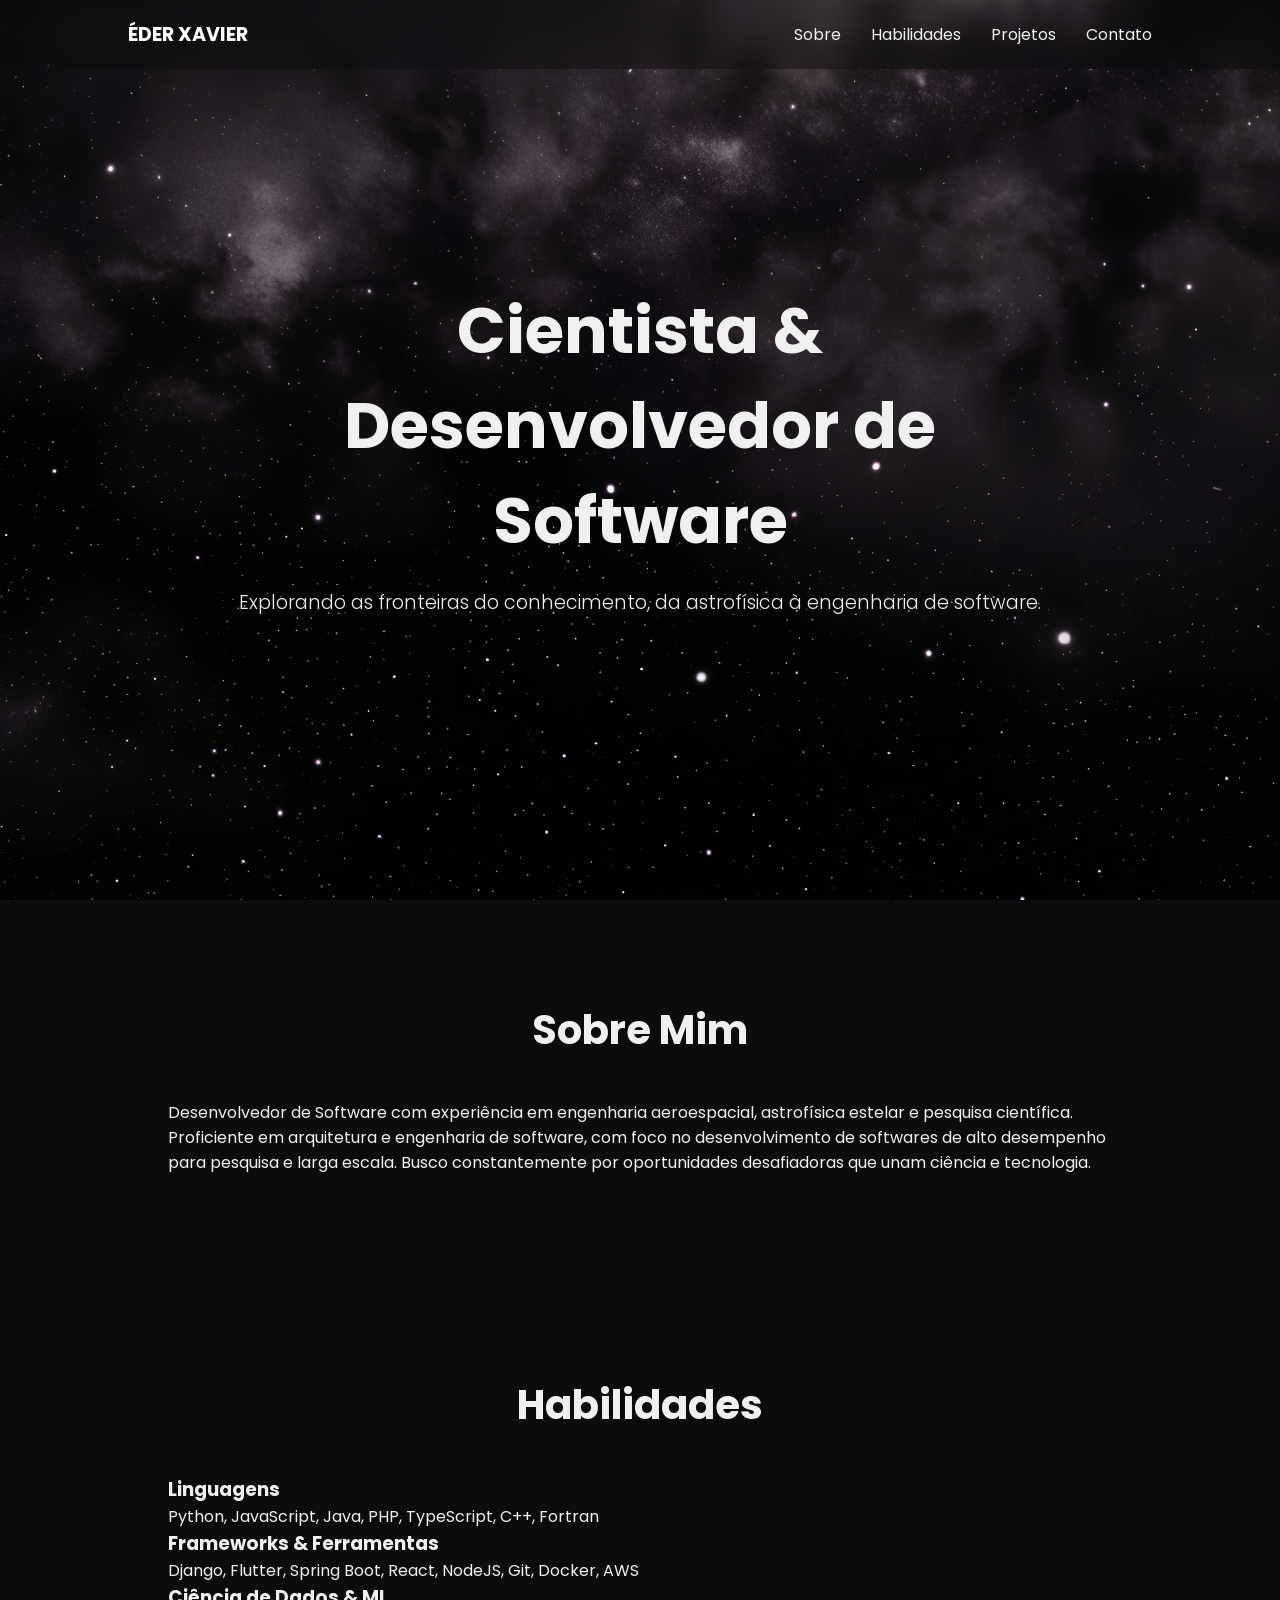
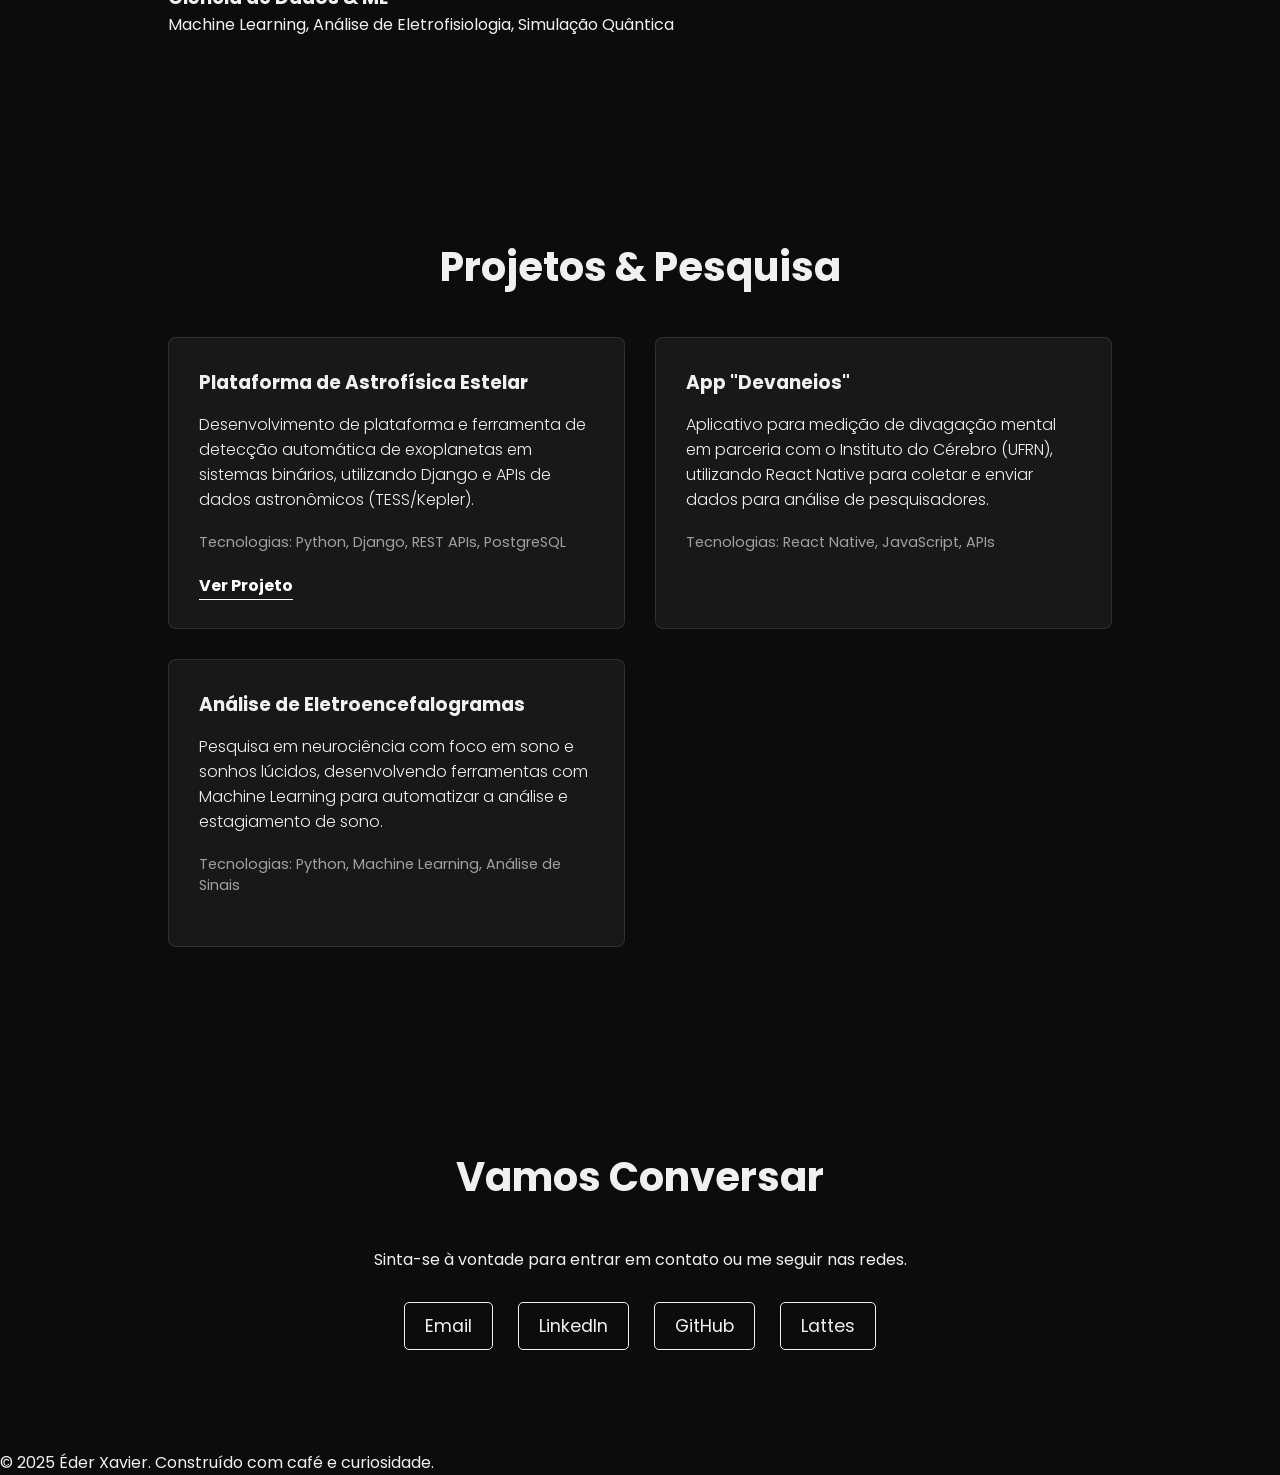
<file: old_versions/index.html>
<!DOCTYPE html>
<html lang="pt-BR">
<head>
    <meta charset="UTF-8">
    <meta name="viewport" content="width=device-width, initial-scale=1.0">
    <title>Éder Xavier - Cientista & Desenvolvedor</title>
    <link rel="stylesheet" href="style.css">
    <link rel="preconnect" href="https://fonts.googleapis.com">
    <link rel="preconnect" href="https://fonts.gstatic.com" crossorigin>
    <link href="https://fonts.googleapis.com/css2?family=Poppins:wght@300;400;700&display=swap" rel="stylesheet">
</head>
<body>

    <header>
        <nav>
            <a href="#home" class="logo">ÉDER XAVIER</a>
            <ul>
                <li><a href="#about">Sobre</a></li>
                <li><a href="#skills">Habilidades</a></li>
                <li><a href="#projects">Projetos</a></li>
                <li><a href="#contact">Contato</a></li>
            </ul>
        </nav>
    </header>

    <main>
        <section id="home" class="hero-section">
            <h1>Cientista & Desenvolvedor de Software</h1>
            <p>Explorando as fronteiras do conhecimento, da astrofísica à engenharia de software.</p>
        </section>

        <section id="about">
            <h2>Sobre Mim</h2>
            <p>Desenvolvedor de Software com experiência em engenharia aeroespacial, astrofísica estelar e pesquisa científica. Proficiente em arquitetura e engenharia de software, com foco no desenvolvimento de softwares de alto desempenho para pesquisa e larga escala. Busco constantemente por oportunidades desafiadoras que unam ciência e tecnologia.</p>
        </section>

        <section id="skills">
            <h2>Habilidades</h2>
            <div class="skills-grid">
                <div class="skill-category">
                    <h3>Linguagens</h3>
                    <p>Python, JavaScript, Java, PHP, TypeScript, C++, Fortran</p>
                </div>
                <div class="skill-category">
                    <h3>Frameworks & Ferramentas</h3>
                    <p>Django, Flutter, Spring Boot, React, NodeJS, Git, Docker, AWS</p>
                </div>
                <div class="skill-category">
                    <h3>Ciência de Dados & ML</h3>
                    <p>Machine Learning, Análise de Eletrofisiologia, Simulação Quântica</p>
                </div>
            </div>
        </section>

        <section id="projects">
            <h2>Projetos & Pesquisa</h2>
            <div class="projects-grid">
                <div class="project-card">
                    <h3>Plataforma de Astrofísica Estelar</h3>
                    <p>Desenvolvimento de plataforma e ferramenta de detecção automática de exoplanetas em sistemas binários, utilizando Django e APIs de dados astronômicos (TESS/Kepler).</p>
                    <span>Tecnologias: Python, Django, REST APIs, PostgreSQL</span>
                    <a href="https://titan.ect.ufrn.br/extrassolar/" target="_blank">Ver Projeto</a>
                </div>
                <div class="project-card">
                    <h3>App "Devaneios"</h3>
                    <p>Aplicativo para medição de divagação mental em parceria com o Instituto do Cérebro (UFRN), utilizando React Native para coletar e enviar dados para análise de pesquisadores.</p>
                    <span>Tecnologias: React Native, JavaScript, APIs</span>
                </div>
                <div class="project-card">
                    <h3>Análise de Eletroencefalogramas</h3>
                    <p>Pesquisa em neurociência com foco em sono e sonhos lúcidos, desenvolvendo ferramentas com Machine Learning para automatizar a análise e estagiamento de sono.</p>
                    <span>Tecnologias: Python, Machine Learning, Análise de Sinais</span>
                </div>
                 </div>
        </section>

        <section id="contact">
            <h2>Vamos Conversar</h2>
            <p>Sinta-se à vontade para entrar em contato ou me seguir nas redes.</p>
            <div class="contact-links">
                <a href="mailto:ederviniciussxf@gmail.com">Email</a>
                <a href="https://www.linkedin.com/in/éder-xavier-683129297" target="_blank">LinkedIn</a>
                <a href="https://github.com/eder-xavier/" target="_blank">GitHub</a>
                <a href="http://lattes.cnpq.br/1606641179245455" target="_blank">Lattes</a>
            </div>
        </section>
    </main>
    
    <footer>
        <p>&copy; 2025 Éder Xavier. Construído com café e curiosidade.</p>
    </footer>

    <script src="script.js"></script>
</body>
</html>
</file>
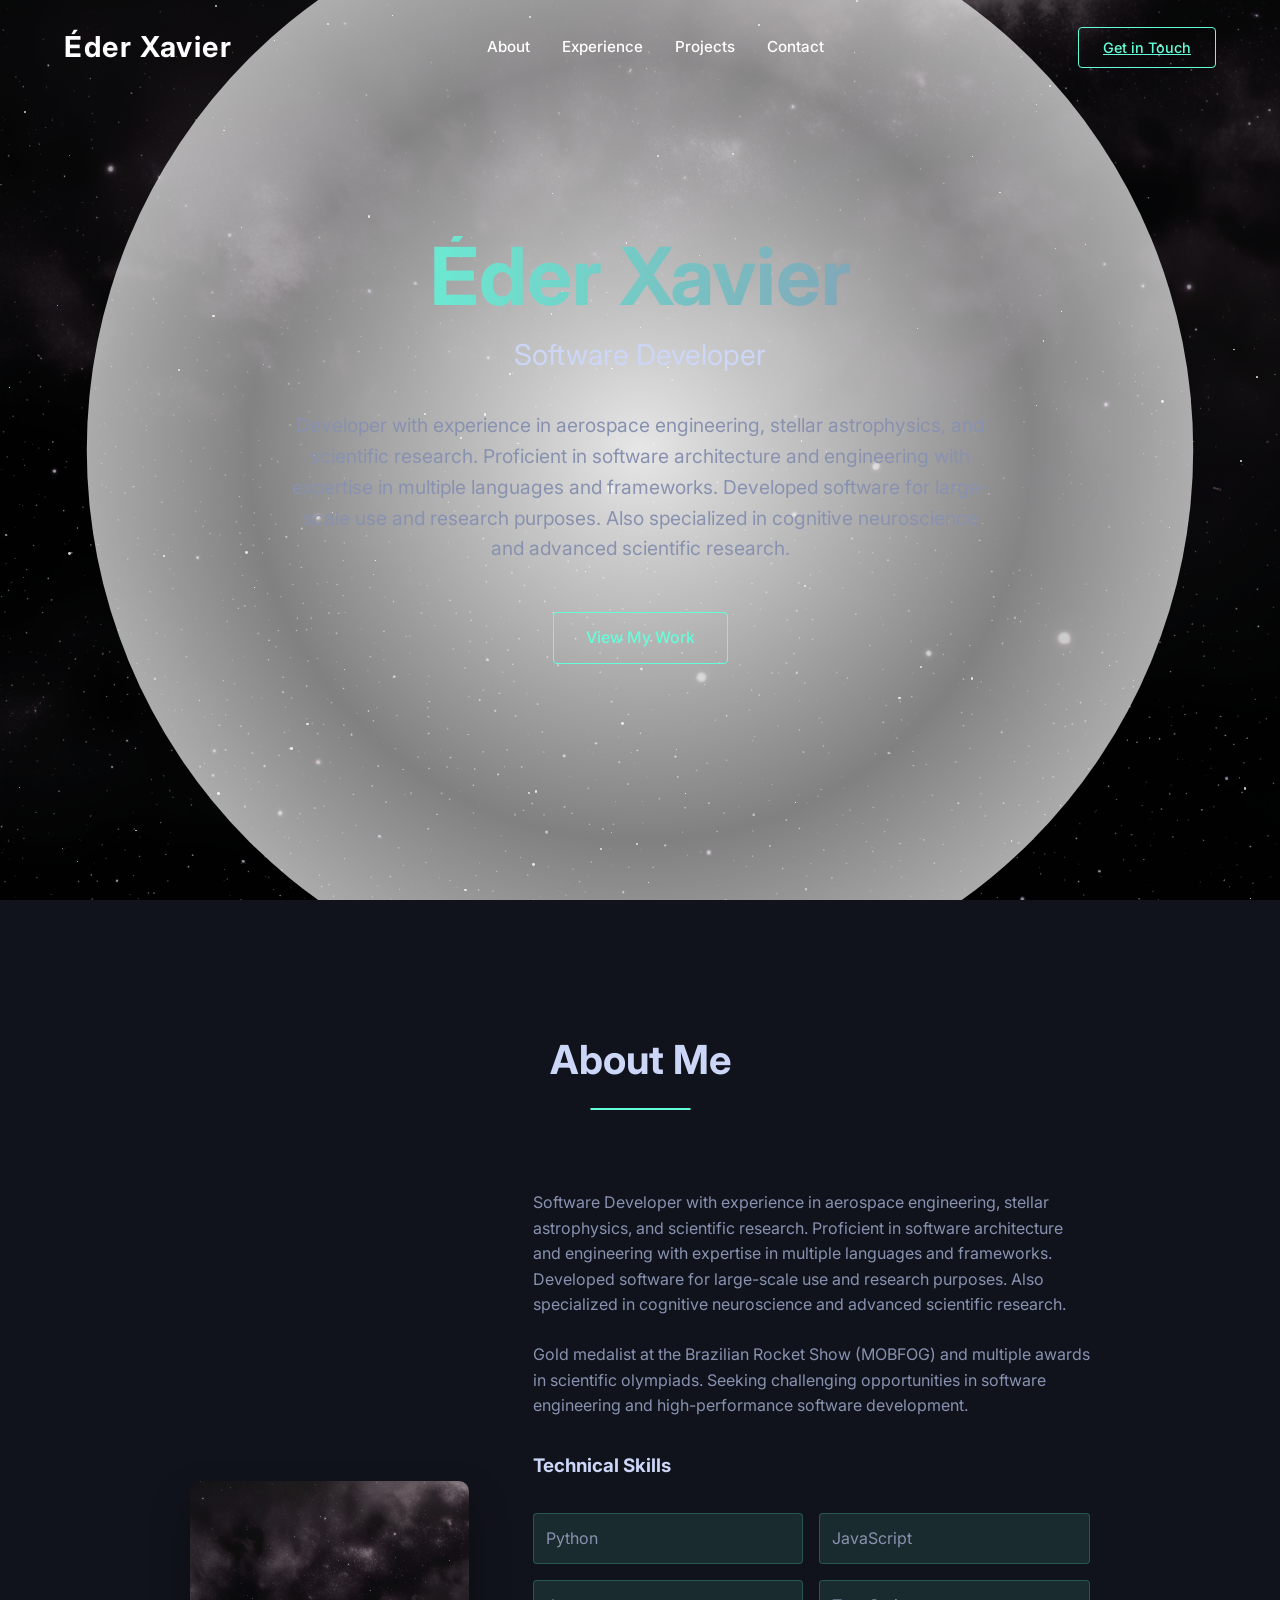
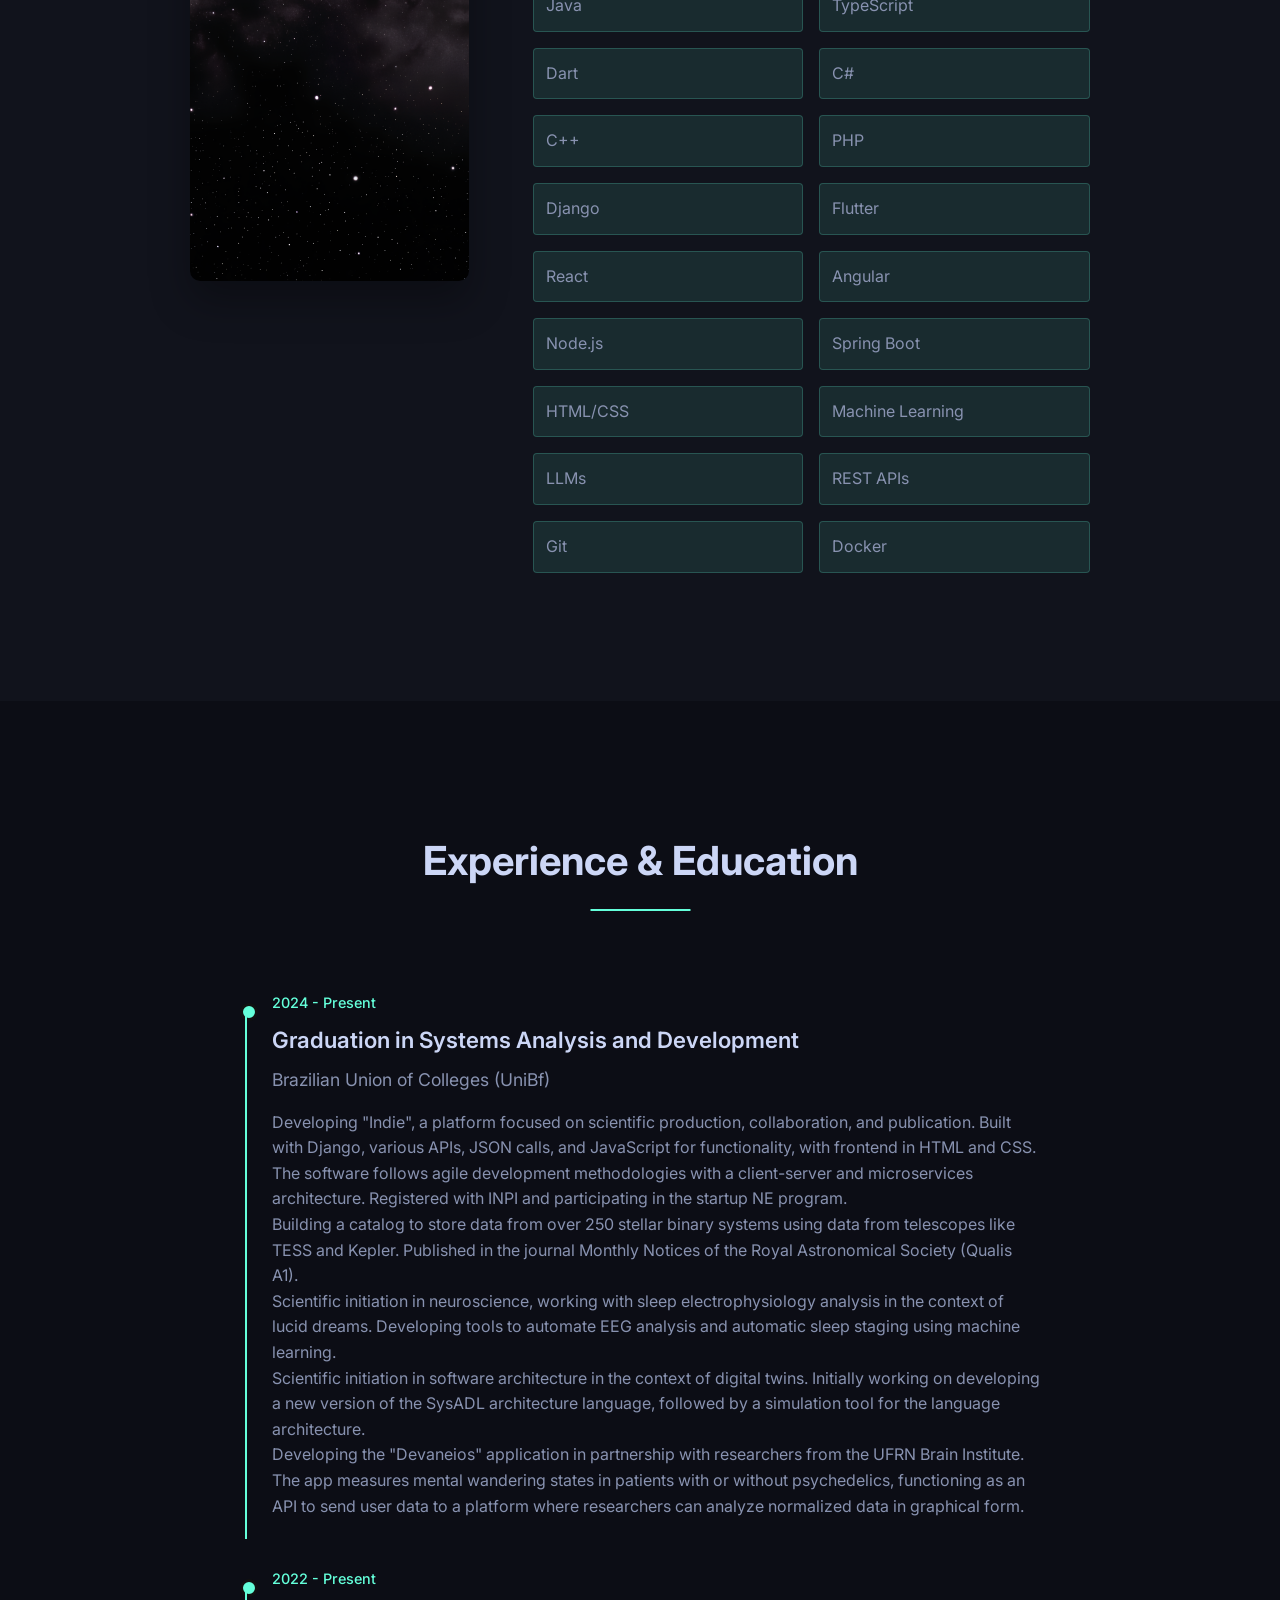
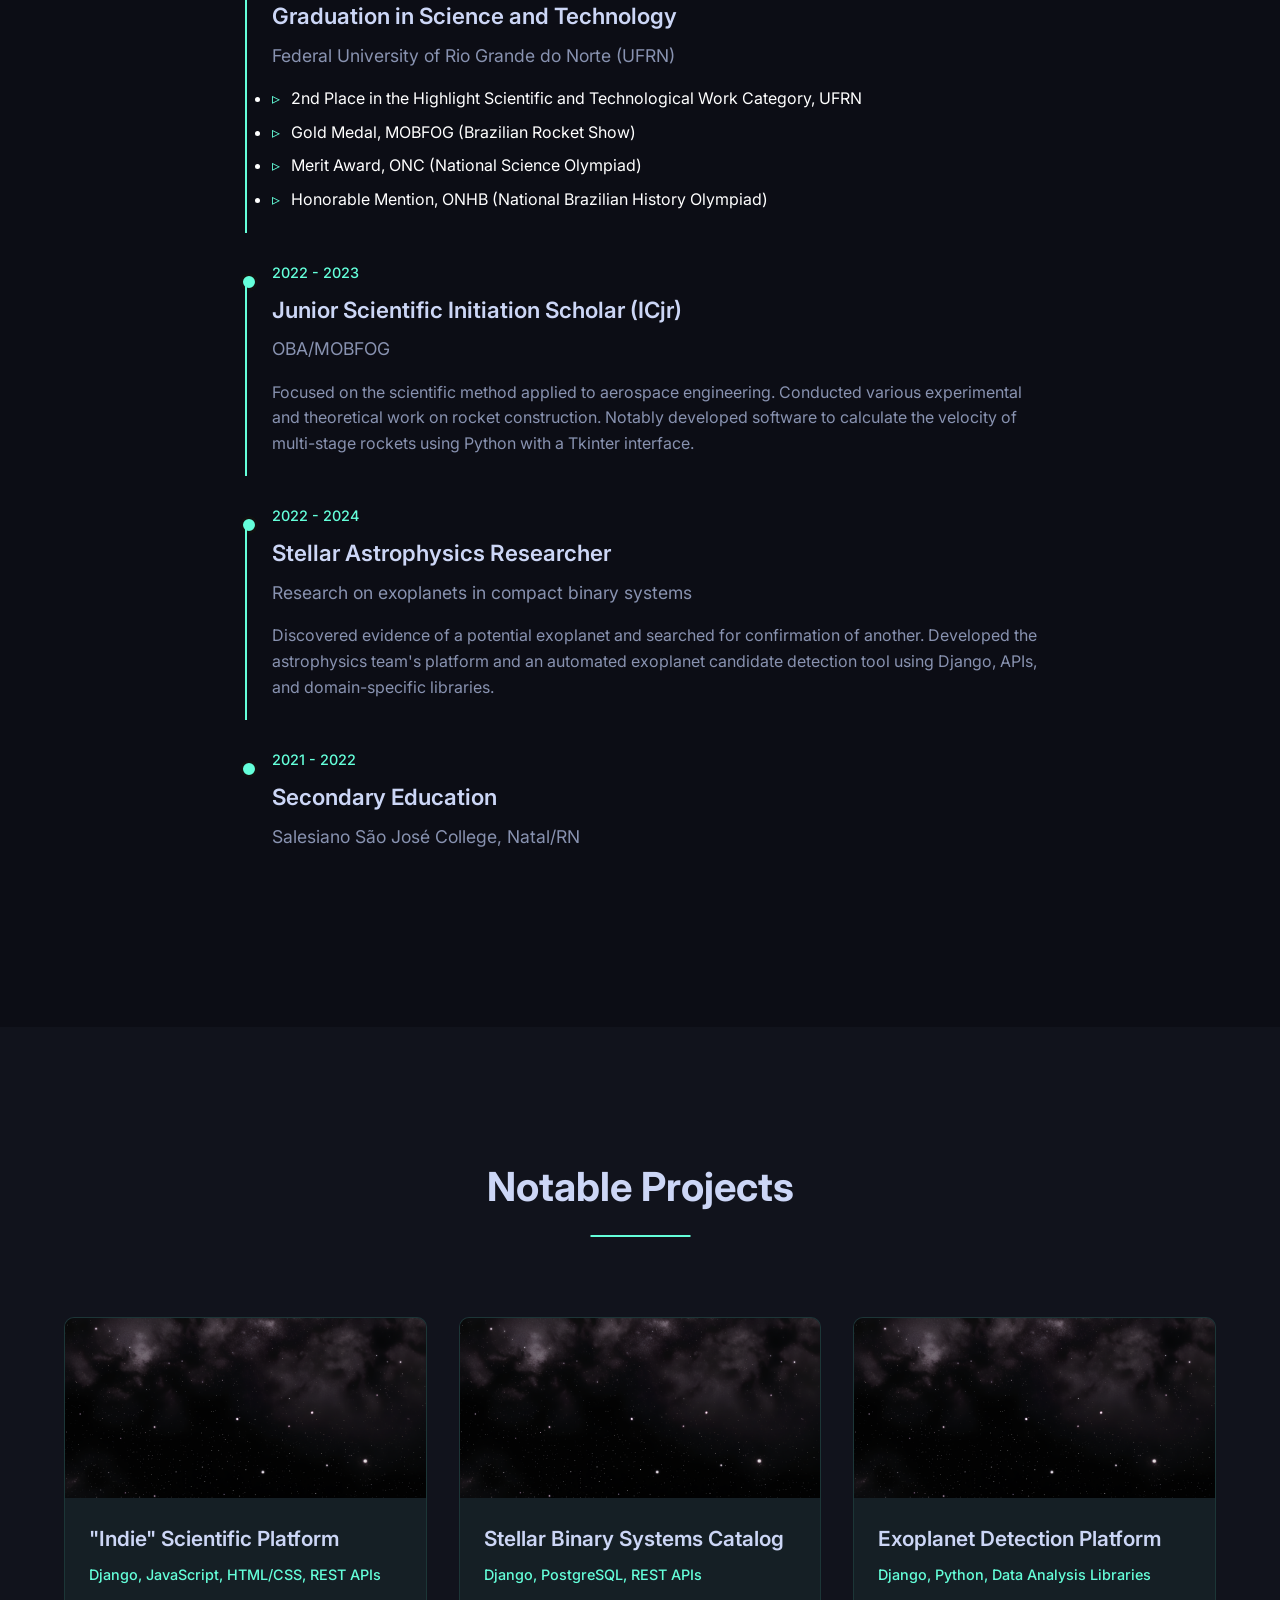
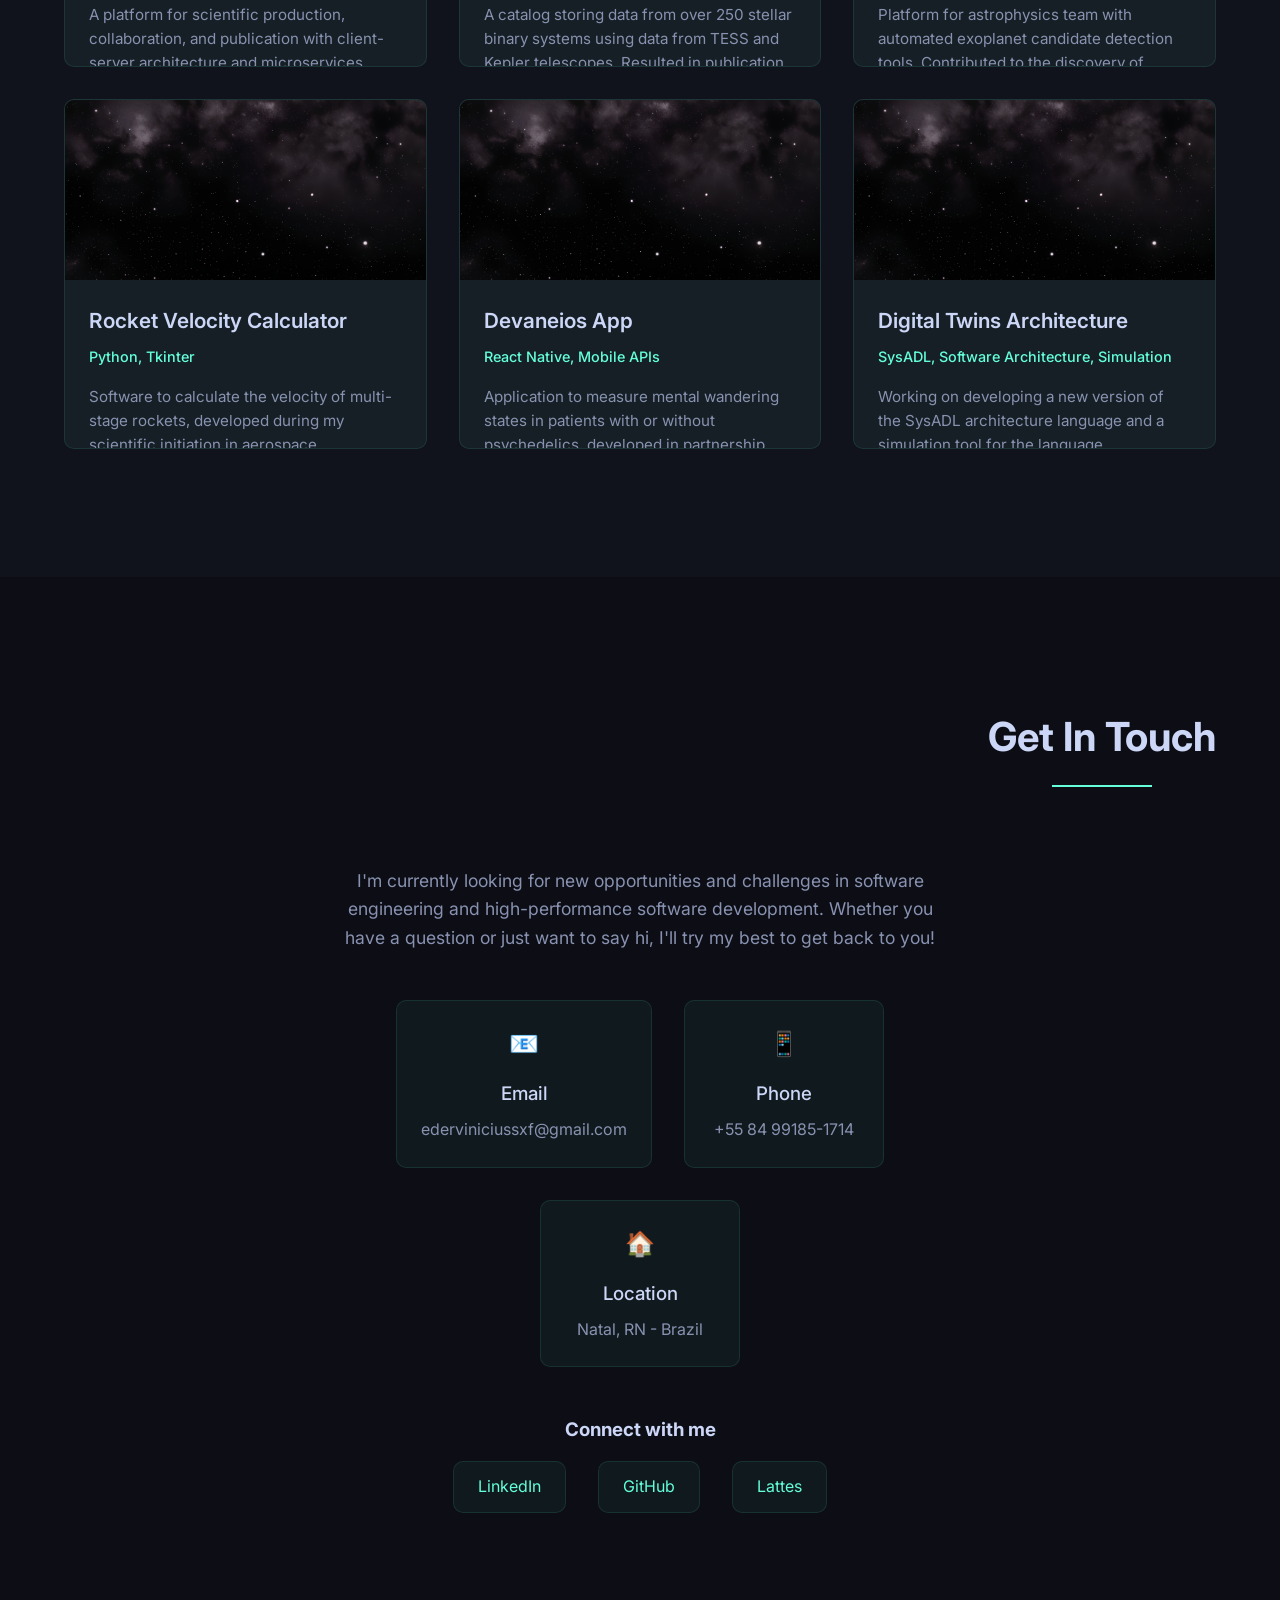
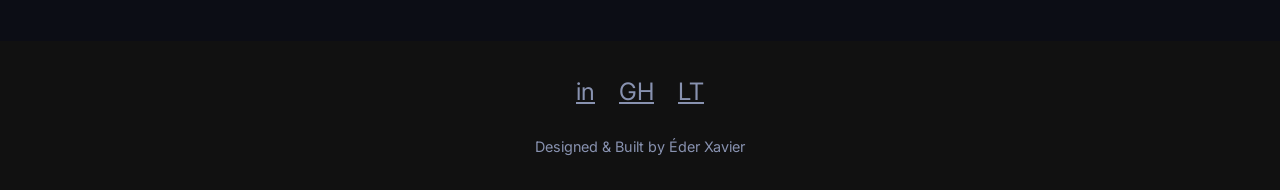
<file: old_versions/main.html>
<!DOCTYPE html>
<html lang="en">
<head>
    <meta charset="UTF-8">
    <meta name="viewport" content="width=device-width, initial-scale=1.0">
    <title>Éder Xavier - Software Developer</title>
    <link href="https://fonts.googleapis.com/css2?family=Inter:wght@300;400;500;600;700&display=swap" rel="stylesheet">
    <style>
        /* Reset and base styles */
        * {
            margin: 0;
            padding: 0;
            box-sizing: border-box;
        }
        
        body {
            font-family: 'Inter', -apple-system, BlinkMacSystemFont, 'Segoe UI', Roboto, Oxygen, Ubuntu, Cantarell, sans-serif;
            background-color: #000;
            color: #fff;
            overflow-x: hidden;
            line-height: 1.6;
        }
        
        /* Custom scrollbar */
        ::-webkit-scrollbar {
            width: 8px;
        }
        
        ::-webkit-scrollbar-track {
            background: transparent;
        }
        
        ::-webkit-scrollbar-thumb {
            background: rgba(255, 255, 255, 0.2);
            border-radius: 4px;
        }
        
        ::-webkit-scrollbar-thumb:hover {
            background: rgba(255, 255, 255, 0.4);
        }
        
        /* Header styles */
        header {
            position: fixed;
            top: 0;
            left: 0;
            width: 100%;
            z-index: 1000;
            padding: 1.5rem 5%;
            display: flex;
            justify-content: space-between;
            align-items: center;
            transition: all 0.3s ease;
        }
        
        header.scrolled {
            background: rgba(0, 0, 0, 0.8);
            backdrop-filter: blur(10px);
            box-shadow: 0 10px 30px rgba(0, 0, 0, 0.2);
        }
        
        .logo {
            font-size: 1.8rem;
            font-weight: 700;
            letter-spacing: 0.1rem;
            cursor: pointer;
            color: #fff;
        }
        
        .nav-links {
            display: flex;
            gap: 2rem;
        }
        
        .nav-links a {
            color: white;
            text-decoration: none;
            transition: all 0.3s ease;
            font-weight: 500;
            font-size: 0.95rem;
        }
        
        .nav-links a:hover {
            color: #64ffda;
        }
        
        .contact-button {
            background: transparent;
            border: 1px solid #64ffda;
            color: #64ffda;
            padding: 0.5rem 1.5rem;
            border-radius: 4px;
            font-size: 0.9rem;
            font-weight: 500;
            cursor: pointer;
            transition: all 0.3s ease;
            display: flex;
            align-items: center;
            gap: 0.5rem;
        }
        
        .contact-button:hover {
            background: rgba(100, 255, 218, 0.1);
        }
        
        /* Hero section */
        .hero {
            height: 100vh;
            position: relative;
            display: flex;
            align-items: center;
            justify-content: center;
            overflow: hidden;
        }
        
        .hero-background {
            position: absolute;
            top: 0;
            left: 0;
            width: 100%;
            height: 100%;
            background-image: url('space_background.png');
            background-size: cover;
            background-position: center;
            z-index: -1;
            filter: brightness(0.6);
        }
        
        .stars {
            position: absolute;
            top: 0;
            left: 0;
            width: 100%;
            height: 100%;
            z-index: -1;
        }
        
        .star {
            position: absolute;
            background: white;
            border-radius: 50%;
            opacity: 0.8;
            animation: twinkle 3s infinite alternate;
        }
        
        @keyframes twinkle {
            0% { opacity: 0.2; }
            100% { opacity: 1; }
        }
        
        .eclipse-container {
            position: absolute;
            top: 0;
            left: 0;
            width: 100%;
            height: 100%;
            z-index: 0;
        }
        
        .eclipse {
            position: absolute;
            width: 100%;
            height: 100%;
            background: radial-gradient(circle at center, rgba(255, 255, 255, 0.9) 0%, rgba(255, 255, 255, 0.5) 50%, rgba(255, 255, 255, 0.9) 100%);
            clip-path: circle(50% at center);
            transform: translateX(-50%);
            transition: transform 1s ease-in-out;
            box-shadow: 0 0 30px rgba(255, 255, 255, 0.3);
        }
        
        .hero-content {
            position: relative;
            z-index: 2;
            text-align: center;
            max-width: 800px;
            padding: 0 2rem;
        }
        
        .hero-title {
            font-size: 5rem;
            font-weight: 700;
            margin-bottom: 1rem;
            line-height: 1;
            background: linear-gradient(90deg, #64ffda, #8892b0);
            -webkit-background-clip: text;
            -webkit-text-fill-color: transparent;
            background-clip: text;
        }
        
        .hero-subtitle {
            font-size: 1.8rem;
            font-weight: 400;
            margin-bottom: 2rem;
            color: #ccd6f6;
        }
        
        .hero-description {
            font-size: 1.2rem;
            margin-bottom: 3rem;
            color: #8892b0;
            max-width: 700px;
            margin-left: auto;
            margin-right: auto;
        }
        
        .cta-button {
            background: transparent;
            color: #64ffda;
            padding: 0.75rem 2rem;
            border: 1px solid #64ffda;
            border-radius: 4px;
            font-size: 1rem;
            font-weight: 500;
            cursor: pointer;
            transition: all 0.3s ease;
            text-decoration: none;
            display: inline-block;
        }
        
        .cta-button:hover {
            background: rgba(100, 255, 218, 0.1);
        }
        
        /* Section styles */
        .section {
            padding: 8rem 5%;
            position: relative;
        }
        
        .section-title {
            font-size: 2.5rem;
            font-weight: 700;
            margin-bottom: 5rem;
            text-align: center;
            color: #ccd6f6;
            position: relative;
            display: inline-block;
            left: 50%;
            transform: translateX(-50%);
        }
        
        .section-title::after {
            content: '';
            display: block;
            width: 100px;
            height: 2px;
            background: #64ffda;
            margin: 1rem auto 0;
        }
        
        /* About section */
        .about {
            background: rgba(22, 24, 35, 0.8);
            backdrop-filter: blur(10px);
        }
        
        .about-content {
            max-width: 900px;
            margin: 0 auto;
            display: grid;
            grid-template-columns: 1fr 2fr;
            gap: 4rem;
            align-items: center;
        }
        
        .about-image {
            width: 100%;
            height: 400px;
            background: url('space_background.png') no-repeat center;
            background-size: cover;
            border-radius: 10px;
            box-shadow: 0 20px 40px rgba(0, 0, 0, 0.3);
        }
        
        .about-text {
            color: #8892b0;
        }
        
        .about-text p {
            margin-bottom: 1.5rem;
        }
        
        .skills-list {
            display: grid;
            grid-template-columns: repeat(auto-fit, minmax(200px, 1fr));
            gap: 1rem;
            margin-top: 2rem;
        }
        
        .skill-item {
            background: rgba(100, 255, 218, 0.1);
            padding: 0.75rem;
            border-radius: 4px;
            border: 1px solid rgba(100, 255, 218, 0.2);
        }
        
        /* Experience section */
        .experience {
            background: rgba(15, 17, 27, 0.8);
            backdrop-filter: blur(10px);
        }
        
        .timeline {
            max-width: 800px;
            margin: 0 auto;
        }
        
        .timeline-item {
            margin-bottom: 3rem;
            position: relative;
            padding-left: 2rem;
        }
        
        .timeline-item::before {
            content: '';
            position: absolute;
            left: 0;
            top: 0.75rem;
            width: 12px;
            height: 12px;
            background: #64ffda;
            border-radius: 50%;
            border: 3px solid #111;
        }
        
        .timeline-item::after {
            content: '';
            position: absolute;
            left: 5px;
            top: 20px;
            width: 2px;
            height: 100%;
            background: #64ffda;
        }
        
        .timeline-item:last-child::after {
            display: none;
        }
        
        .timeline-period {
            color: #64ffda;
            font-weight: 500;
            margin-bottom: 0.5rem;
            font-size: 0.9rem;
        }
        
        .timeline-title {
            font-size: 1.4rem;
            font-weight: 600;
            margin-bottom: 0.5rem;
            color: #ccd6f6;
        }
        
        .timeline-subtitle {
            color: #8892b0;
            margin-bottom: 1rem;
            font-size: 1.1rem;
        }
        
        .timeline-description {
            color: #8892b0;
            margin-bottom: 1rem;
        }
        
        .timeline-achievements {
            margin-top: 1rem;
        }
        
        .achievement-item {
            margin-bottom: 0.5rem;
            padding-left: 1.2rem;
            position: relative;
        }
        
        .achievement-item::before {
            content: '▹';
            position: absolute;
            left: 0;
            color: #64ffda;
        }
        
        /* Projects section */
        .projects {
            background: rgba(22, 24, 35, 0.8);
            backdrop-filter: blur(10px);
        }
        
        .projects-grid {
            display: grid;
            grid-template-columns: repeat(auto-fit, minmax(300px, 1fr));
            gap: 2rem;
            max-width: 1200px;
            margin: 0 auto;
        }
        
        .project-card {
            background: rgba(100, 255, 218, 0.05);
            border: 1px solid rgba(100, 255, 218, 0.1);
            border-radius: 10px;
            overflow: hidden;
            transition: all 0.3s ease;
            position: relative;
            height: 350px;
        }
        
        .project-card:hover {
            transform: translateY(-10px);
            box-shadow: 0 20px 40px rgba(0, 0, 0, 0.3);
            border-color: rgba(100, 255, 218, 0.3);
        }
        
        .project-image {
            height: 180px;
            background: url('space_background.png') no-repeat center;
            background-size: cover;
            position: relative;
        }
        
        .project-overlay {
            position: absolute;
            top: 0;
            left: 0;
            width: 100%;
            height: 100%;
            background: rgba(0, 0, 0, 0.5);
            display: flex;
            align-items: center;
            justify-content: center;
            opacity: 0;
            transition: all 0.3s ease;
        }
        
        .project-card:hover .project-overlay {
            opacity: 1;
        }
        
        .project-link {
            color: #64ffda;
            text-decoration: none;
            padding: 0.5rem 1.5rem;
            border: 1px solid #64ffda;
            border-radius: 4px;
            transition: all 0.3s ease;
        }
        
        .project-link:hover {
            background: #64ffda;
            color: #111;
        }
        
        .project-content {
            padding: 1.5rem;
        }
        
        .project-title {
            font-size: 1.3rem;
            font-weight: 600;
            margin-bottom: 0.5rem;
            color: #ccd6f6;
        }
        
        .project-tech {
            color: #64ffda;
            font-size: 0.9rem;
            margin-bottom: 1rem;
            font-weight: 500;
        }
        
        .project-description {
            color: #8892b0;
            font-size: 0.95rem;
        }
        
        /* Contact section */
        .contact {
            background: rgba(15, 17, 27, 0.8);
            backdrop-filter: blur(10px);
            text-align: center;
        }
        
        .contact-content {
            max-width: 600px;
            margin: 0 auto;
        }
        
        .contact-description {
            color: #8892b0;
            margin-bottom: 3rem;
            font-size: 1.1rem;
        }
        
        .contact-methods {
            display: flex;
            justify-content: center;
            gap: 2rem;
            flex-wrap: wrap;
        }
        
        .contact-item {
            background: rgba(100, 255, 218, 0.05);
            border: 1px solid rgba(100, 255, 218, 0.1);
            padding: 1.5rem;
            border-radius: 10px;
            min-width: 200px;
            transition: all 0.3s ease;
        }
        
        .contact-item:hover {
            border-color: rgba(100, 255, 218, 0.3);
            transform: translateY(-5px);
        }
        
        .contact-icon {
            font-size: 1.5rem;
            color: #64ffda;
            margin-bottom: 1rem;
        }
        
        .contact-label {
            color: #ccd6f6;
            font-weight: 500;
            margin-bottom: 0.5rem;
        }
        
        .contact-info {
            color: #8892b0;
        }
        
        .contact-link {
            color: #64ffda;
            text-decoration: none;
            transition: all 0.3s ease;
        }
        
        .contact-link:hover {
            text-decoration: underline;
        }
        
        /* Footer */
        footer {
            background: #111;
            padding: 2rem 5%;
            text-align: center;
            color: #8892b0;
            font-size: 0.9rem;
        }
        
        .footer-content {
            max-width: 1200px;
            margin: 0 auto;
        }
        
        .social-links {
            display: flex;
            justify-content: center;
            gap: 1.5rem;
            margin-bottom: 1.5rem;
        }
        
        .social-link {
            color: #8892b0;
            font-size: 1.5rem;
            transition: all 0.3s ease;
        }
        
        .social-link:hover {
            color: #64ffda;
        }
        
        /* Responsive adjustments */
        @media (max-width: 1024px) {
            .hero-title {
                font-size: 4rem;
            }
            
            .hero-subtitle {
                font-size: 1.5rem;
            }
            
            .about-content {
                grid-template-columns: 1fr;
                gap: 2rem;
            }
            
            .about-image {
                height: 300px;
            }
        }
        
        @media (max-width: 768px) {
            .hero-title {
                font-size: 3rem;
            }
            
            .hero-subtitle {
                font-size: 1.3rem;
            }
            
            .hero-description {
                font-size: 1.1rem;
            }
            
            .section-title {
                font-size: 2rem;
            }
            
            .nav-links {
                display: none;
            }
            
            .contact-button {
                display: none;
            }
            
            .about-content {
                padding: 0 1rem;
            }
            
            .timeline-item {
                padding-left: 1.5rem;
            }
            
            .timeline-item::before {
                width: 10px;
                height: 10px;
            }
            
            .timeline-item::after {
                left: 3px;
            }
        }
        
        @media (max-width: 480px) {
            .hero-title {
                font-size: 2.5rem;
            }
            
            .section {
                padding: 6rem 5%;
            }
            
            .section-title {
                font-size: 1.8rem;
            }
            
            .contact-methods {
                flex-direction: column;
                align-items: center;
            }
            
            .contact-item {
                width: 100%;
                max-width: 300px;
            }
        }
    </style>
</head>
<body>
    <!-- Header -->
    <header id="header">
        <div class="logo">Éder Xavier</div>
        <nav class="nav-links">
            <a href="#about">About</a>
            <a href="#experience">Experience</a>
            <a href="#projects">Projects</a>
            <a href="#contact">Contact</a>
        </nav>
        <a href="#contact" class="contact-button">Get in Touch</a>
    </header>

    <!-- Hero Section -->
    <section class="hero">
        <div class="hero-background"></div>
        <div class="stars" id="stars"></div>
        <div class="eclipse-container">
            <div class="eclipse"></div>
        </div>
        <div class="hero-content">
            <h1 class="hero-title">Éder Xavier</h1>
            <p class="hero-subtitle">Software Developer</p>
            <p class="hero-description">Developer with experience in aerospace engineering, stellar astrophysics, and scientific research. Proficient in software architecture and engineering with expertise in multiple languages and frameworks. Developed software for large-scale use and research purposes. Also specialized in cognitive neuroscience and advanced scientific research.</p>
            <a href="#projects" class="cta-button">View My Work</a>
        </div>
    </section>

    <!-- About Section -->
    <section id="about" class="section about">
        <h2 class="section-title">About Me</h2>
        <div class="about-content">
            <div class="about-image"></div>
            <div class="about-text">
                <p>Software Developer with experience in aerospace engineering, stellar astrophysics, and scientific research. Proficient in software architecture and engineering with expertise in multiple languages and frameworks. Developed software for large-scale use and research purposes. Also specialized in cognitive neuroscience and advanced scientific research.</p>
                <p>Gold medalist at the Brazilian Rocket Show (MOBFOG) and multiple awards in scientific olympiads. Seeking challenging opportunities in software engineering and high-performance software development.</p>
                
                <h3 style="color: #ccd6f6; margin: 2rem 0 1rem;">Technical Skills</h3>
                <div class="skills-list">
                    <div class="skill-item">Python</div>
                    <div class="skill-item">JavaScript</div>
                    <div class="skill-item">Java</div>
                    <div class="skill-item">TypeScript</div>
                    <div class="skill-item">Dart</div>
                    <div class="skill-item">C#</div>
                    <div class="skill-item">C++</div>
                    <div class="skill-item">PHP</div>
                    <div class="skill-item">Django</div>
                    <div class="skill-item">Flutter</div>
                    <div class="skill-item">React</div>
                    <div class="skill-item">Angular</div>
                    <div class="skill-item">Node.js</div>
                    <div class="skill-item">Spring Boot</div>
                    <div class="skill-item">HTML/CSS</div>
                    <div class="skill-item">Machine Learning</div>
                    <div class="skill-item">LLMs</div>
                    <div class="skill-item">REST APIs</div>
                    <div class="skill-item">Git</div>
                    <div class="skill-item">Docker</div>
                </div>
            </div>
        </div>
    </section>

    <!-- Experience Section -->
    <section id="experience" class="section experience">
        <h2 class="section-title">Experience & Education</h2>
        <div class="timeline">
            <div class="timeline-item">
                <div class="timeline-period">2024 - Present</div>
                <h3 class="timeline-title">Graduation in Systems Analysis and Development</h3>
                <p class="timeline-subtitle">Brazilian Union of Colleges (UniBf)</p>
                <div class="timeline-description">
                    <p>Developing "Indie", a platform focused on scientific production, collaboration, and publication. Built with Django, various APIs, JSON calls, and JavaScript for functionality, with frontend in HTML and CSS. The software follows agile development methodologies with a client-server and microservices architecture. Registered with INPI and participating in the startup NE program.</p>
                    <p>Building a catalog to store data from over 250 stellar binary systems using data from telescopes like TESS and Kepler. Published in the journal Monthly Notices of the Royal Astronomical Society (Qualis A1).</p>
                    <p>Scientific initiation in neuroscience, working with sleep electrophysiology analysis in the context of lucid dreams. Developing tools to automate EEG analysis and automatic sleep staging using machine learning.</p>
                    <p>Scientific initiation in software architecture in the context of digital twins. Initially working on developing a new version of the SysADL architecture language, followed by a simulation tool for the language architecture.</p>
                    <p>Developing the "Devaneios" application in partnership with researchers from the UFRN Brain Institute. The app measures mental wandering states in patients with or without psychedelics, functioning as an API to send user data to a platform where researchers can analyze normalized data in graphical form.</p>
                </div>
            </div>
            
            <div class="timeline-item">
                <div class="timeline-period">2022 - Present</div>
                <h3 class="timeline-title">Graduation in Science and Technology</h3>
                <p class="timeline-subtitle">Federal University of Rio Grande do Norte (UFRN)</p>
                <div class="timeline-achievements">
                    <ul>
                        <li class="achievement-item">2nd Place in the Highlight Scientific and Technological Work Category, UFRN</li>
                        <li class="achievement-item">Gold Medal, MOBFOG (Brazilian Rocket Show)</li>
                        <li class="achievement-item">Merit Award, ONC (National Science Olympiad)</li>
                        <li class="achievement-item">Honorable Mention, ONHB (National Brazilian History Olympiad)</li>
                    </ul>
                </div>
            </div>
            
            <div class="timeline-item">
                <div class="timeline-period">2022 - 2023</div>
                <h3 class="timeline-title">Junior Scientific Initiation Scholar (ICjr)</h3>
                <p class="timeline-subtitle">OBA/MOBFOG</p>
                <div class="timeline-description">
                    <p>Focused on the scientific method applied to aerospace engineering. Conducted various experimental and theoretical work on rocket construction. Notably developed software to calculate the velocity of multi-stage rockets using Python with a Tkinter interface.</p>
                </div>
            </div>
            
            <div class="timeline-item">
                <div class="timeline-period">2022 - 2024</div>
                <h3 class="timeline-title">Stellar Astrophysics Researcher</h3>
                <p class="timeline-subtitle">Research on exoplanets in compact binary systems</p>
                <div class="timeline-description">
                    <p>Discovered evidence of a potential exoplanet and searched for confirmation of another. Developed the astrophysics team's platform and an automated exoplanet candidate detection tool using Django, APIs, and domain-specific libraries.</p>
                </div>
            </div>
            
            <div class="timeline-item">
                <div class="timeline-period">2021 - 2022</div>
                <h3 class="timeline-title">Secondary Education</h3>
                <p class="timeline-subtitle">Salesiano São José College, Natal/RN</p>
            </div>
        </div>
    </section>

    <!-- Projects Section -->
    <section id="projects" class="section projects">
        <h2 class="section-title">Notable Projects</h2>
        <div class="projects-grid">
            <div class="project-card">
                <div class="project-image">
                    <div class="project-overlay">
                        <a href="https://github.com/eder-xavier/" target="_blank" class="project-link">View Code</a>
                    </div>
                </div>
                <div class="project-content">
                    <h3 class="project-title">"Indie" Scientific Platform</h3>
                    <p class="project-tech">Django, JavaScript, HTML/CSS, REST APIs</p>
                    <p class="project-description">A platform for scientific production, collaboration, and publication with client-server architecture and microservices. Registered with INPI and participating in the startup NE program.</p>
                </div>
            </div>
            
            <div class="project-card">
                <div class="project-image">
                    <div class="project-overlay">
                        <a href="https://titan.ect.ufrn.br/papers/tertiarycandidatescatalog/favicon_home/" target="_blank" class="project-link">View Project</a>
                    </div>
                </div>
                <div class="project-content">
                    <h3 class="project-title">Stellar Binary Systems Catalog</h3>
                    <p class="project-tech">Django, PostgreSQL, REST APIs</p>
                    <p class="project-description">A catalog storing data from over 250 stellar binary systems using data from TESS and Kepler telescopes. Resulted in publication in Monthly Notices of the Royal Astronomical Society (Qualis A1).</p>
                </div>
            </div>
            
            <div class="project-card">
                <div class="project-image">
                    <div class="project-overlay">
                        <a href="https://titan.ect.ufrn.br/extrassolar/" target="_blank" class="project-link">View Project</a>
                    </div>
                </div>
                <div class="project-content">
                    <h3 class="project-title">Exoplanet Detection Platform</h3>
                    <p class="project-tech">Django, Python, Data Analysis Libraries</p>
                    <p class="project-description">Platform for astrophysics team with automated exoplanet candidate detection tools. Contributed to the discovery of evidence of a potential exoplanet.</p>
                </div>
            </div>
            
            <div class="project-card">
                <div class="project-image">
                    <div class="project-overlay">
                        <a href="https://github.com/eder-xavier/" target="_blank" class="project-link">View Code</a>
                    </div>
                </div>
                <div class="project-content">
                    <h3 class="project-title">Rocket Velocity Calculator</h3>
                    <p class="project-tech">Python, Tkinter</p>
                    <p class="project-description">Software to calculate the velocity of multi-stage rockets, developed during my scientific initiation in aerospace engineering.</p>
                </div>
            </div>
            
            <div class="project-card">
                <div class="project-image">
                    <div class="project-overlay">
                        <a href="https://github.com/eder-xavier/" target="_blank" class="project-link">View Code</a>
                    </div>
                </div>
                <div class="project-content">
                    <h3 class="project-title">Devaneios App</h3>
                    <p class="project-tech">React Native, Mobile APIs</p>
                    <p class="project-description">Application to measure mental wandering states in patients with or without psychedelics, developed in partnership with UFRN Brain Institute researchers.</p>
                </div>
            </div>
            
            <div class="project-card">
                <div class="project-image">
                    <div class="project-overlay">
                        <a href="https://github.com/eder-xavier/" target="_blank" class="project-link">View Code</a>
                    </div>
                </div>
                <div class="project-content">
                    <h3 class="project-title">Digital Twins Architecture</h3>
                    <p class="project-tech">SysADL, Software Architecture, Simulation</p>
                    <p class="project-description">Working on developing a new version of the SysADL architecture language and a simulation tool for the language architecture in the context of digital twins.</p>
                </div>
            </div>
        </div>
    </section>

    <!-- Contact Section -->
    <section id="contact" class="section contact">
        <h2 class="section-title">Get In Touch</h2>
        <div class="contact-content">
            <p class="contact-description">I'm currently looking for new opportunities and challenges in software engineering and high-performance software development. Whether you have a question or just want to say hi, I'll try my best to get back to you!</p>
            
            <div class="contact-methods">
                <div class="contact-item">
                    <div class="contact-icon">📧</div>
                    <h3 class="contact-label">Email</h3>
                    <p class="contact-info">ederviniciussxf@gmail.com</p>
                </div>
                
                <div class="contact-item">
                    <div class="contact-icon">📱</div>
                    <h3 class="contact-label">Phone</h3>
                    <p class="contact-info">+55 84 99185-1714</p>
                </div>
                
                <div class="contact-item">
                    <div class="contact-icon">🏠</div>
                    <h3 class="contact-label">Location</h3>
                    <p class="contact-info">Natal, RN - Brazil</p>
                </div>
            </div>
            
            <div style="margin-top: 3rem;">
                <h3 style="color: #ccd6f6; margin-bottom: 1rem;">Connect with me</h3>
                <div class="contact-methods" style="justify-content: center;">
                    <a href="https://www.linkedin.com/in/%C3%A9der-xavier-683129297" target="_blank" class="contact-link">
                        <div class="contact-item" style="min-width: auto; padding: 0.75rem 1.5rem;">
                            LinkedIn
                        </div>
                    </a>
                    
                    <a href="https://github.com/eder-xavier/" target="_blank" class="contact-link">
                        <div class="contact-item" style="min-width: auto; padding: 0.75rem 1.5rem;">
                            GitHub
                        </div>
                    </a>
                    
                    <a href="http://lattes.cnpq.br/1606641179245455" target="_blank" class="contact-link">
                        <div class="contact-item" style="min-width: auto; padding: 0.75rem 1.5rem;">
                            Lattes
                        </div>
                    </a>
                </div>
            </div>
        </div>
    </section>

    <!-- Footer -->
    <footer>
        <div class="footer-content">
            <div class="social-links">
                <a href="https://www.linkedin.com/in/%C3%A9der-xavier-683129297" target="_blank" class="social-link">in</a>
                <a href="https://github.com/eder-xavier/" target="_blank" class="social-link">GH</a>
                <a href="http://lattes.cnpq.br/1606641179245455" target="_blank" class="social-link">LT</a>
            </div>
            <p>Designed & Built by Éder Xavier</p>
        </div>
    </footer>

    <script>
        // Create stars for the background
        function createStars() {
            const starsContainer = document.getElementById('stars');
            const starCount = 100;
            
            for (let i = 0; i < starCount; i++) {
                const star = document.createElement('div');
                star.classList.add('star');
                
                // Random position
                star.style.top = `${Math.random() * 100}%`;
                star.style.left = `${Math.random() * 100}%`;
                
                // Random size
                const size = Math.random() * 3;
                star.style.width = `${size}px`;
                star.style.height = `${size}px`;
                
                // Random animation delay
                star.style.animationDelay = `${Math.random() * 5}s`;
                
                starsContainer.appendChild(star);
            }
        }
        
        // Header scroll effect
        function handleScroll() {
            const header = document.getElementById('header');
            if (window.scrollY > 50) {
                header.classList.add('scrolled');
            } else {
                header.classList.remove('scrolled');
            }
        }
        
        // Smooth scrolling for navigation links
        document.querySelectorAll('a[href^="#"]').forEach(anchor => {
            anchor.addEventListener('click', function (e) {
                e.preventDefault();
                
                const targetId = this.getAttribute('href');
                const targetElement = document.querySelector(targetId);
                
                if (targetElement) {
                    window.scrollTo({
                        top: targetElement.offsetTop - 80,
                        behavior: 'smooth'
                    });
                }
            });
        });
        
        // Initialize on load
        window.addEventListener('load', () => {
            createStars();
            handleScroll();
            
            // Animate the eclipse effect after a short delay
            setTimeout(() => {
                const eclipse = document.querySelector('.eclipse');
                eclipse.style.transform = 'translateX(0)';
            }, 100);
        });
        
        // Add scroll event listener
        window.addEventListener('scroll', handleScroll);
    </script>
</body>
</html>
</file>
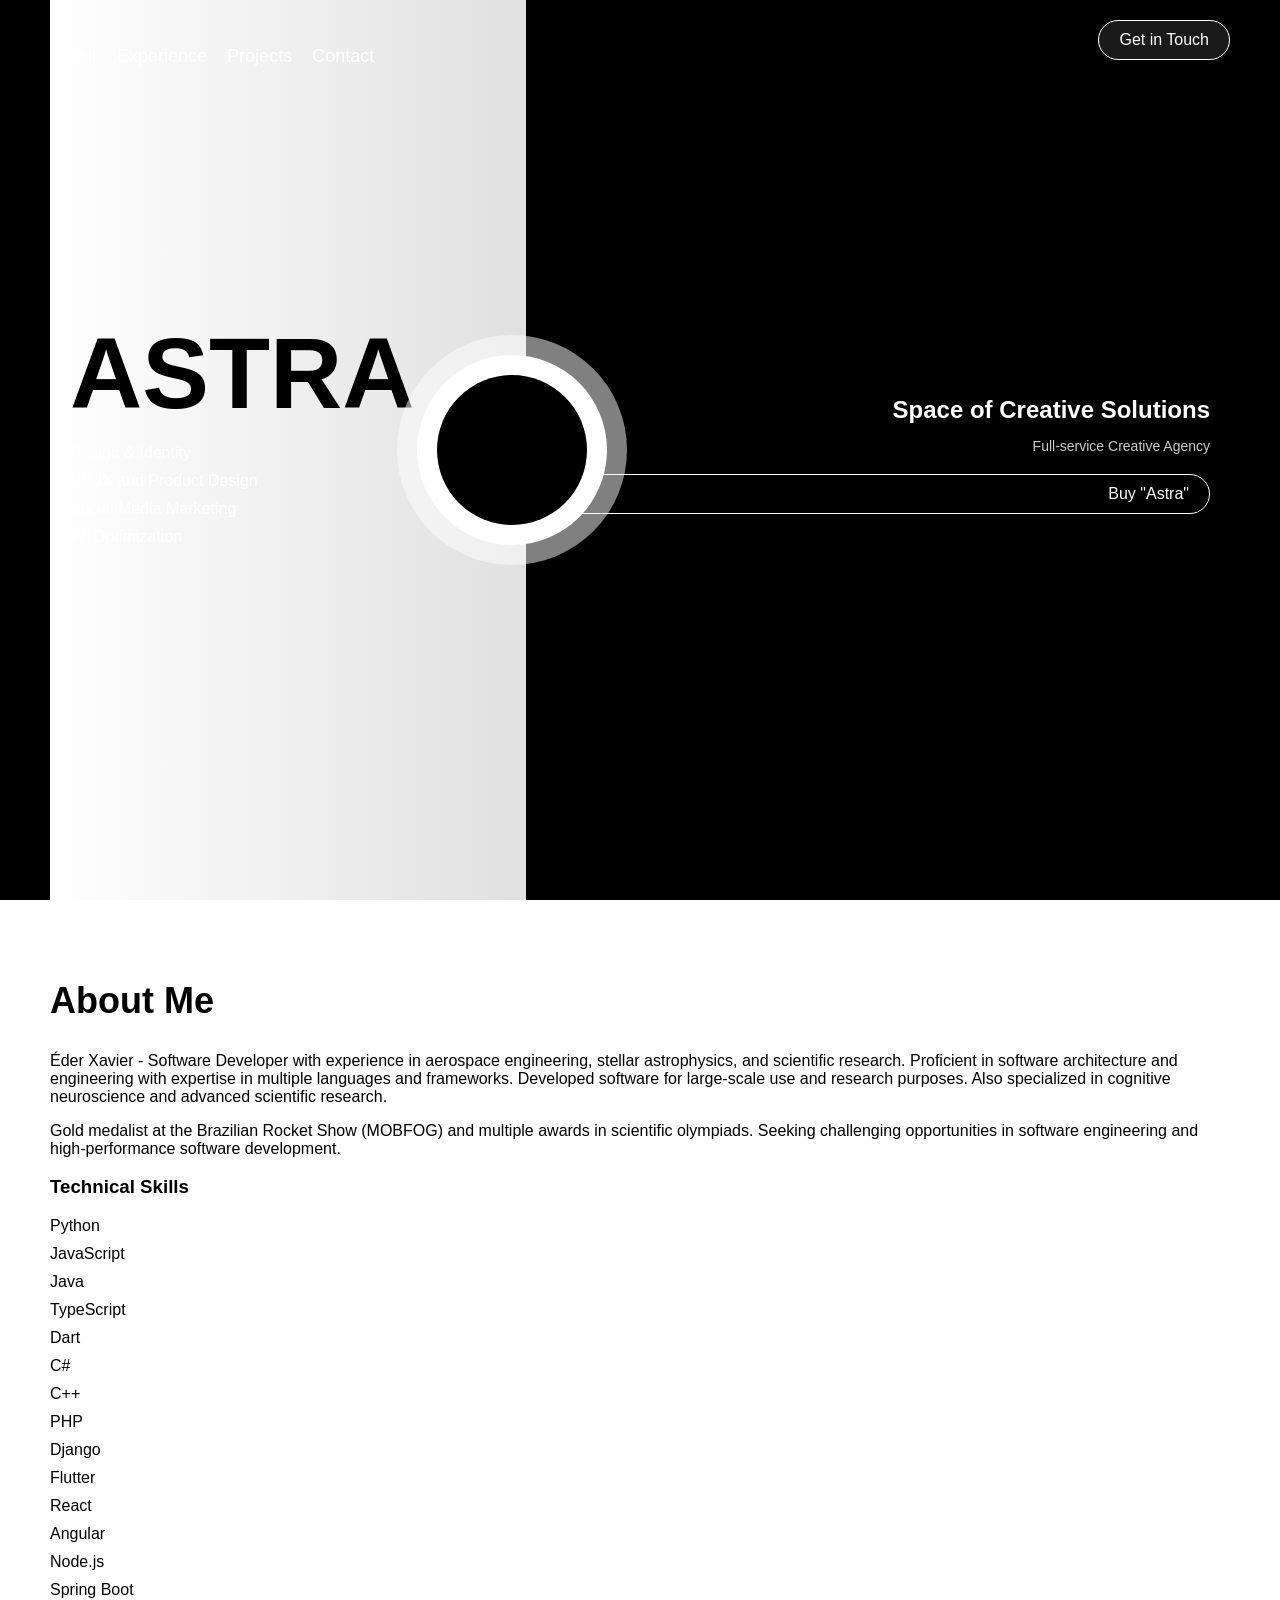
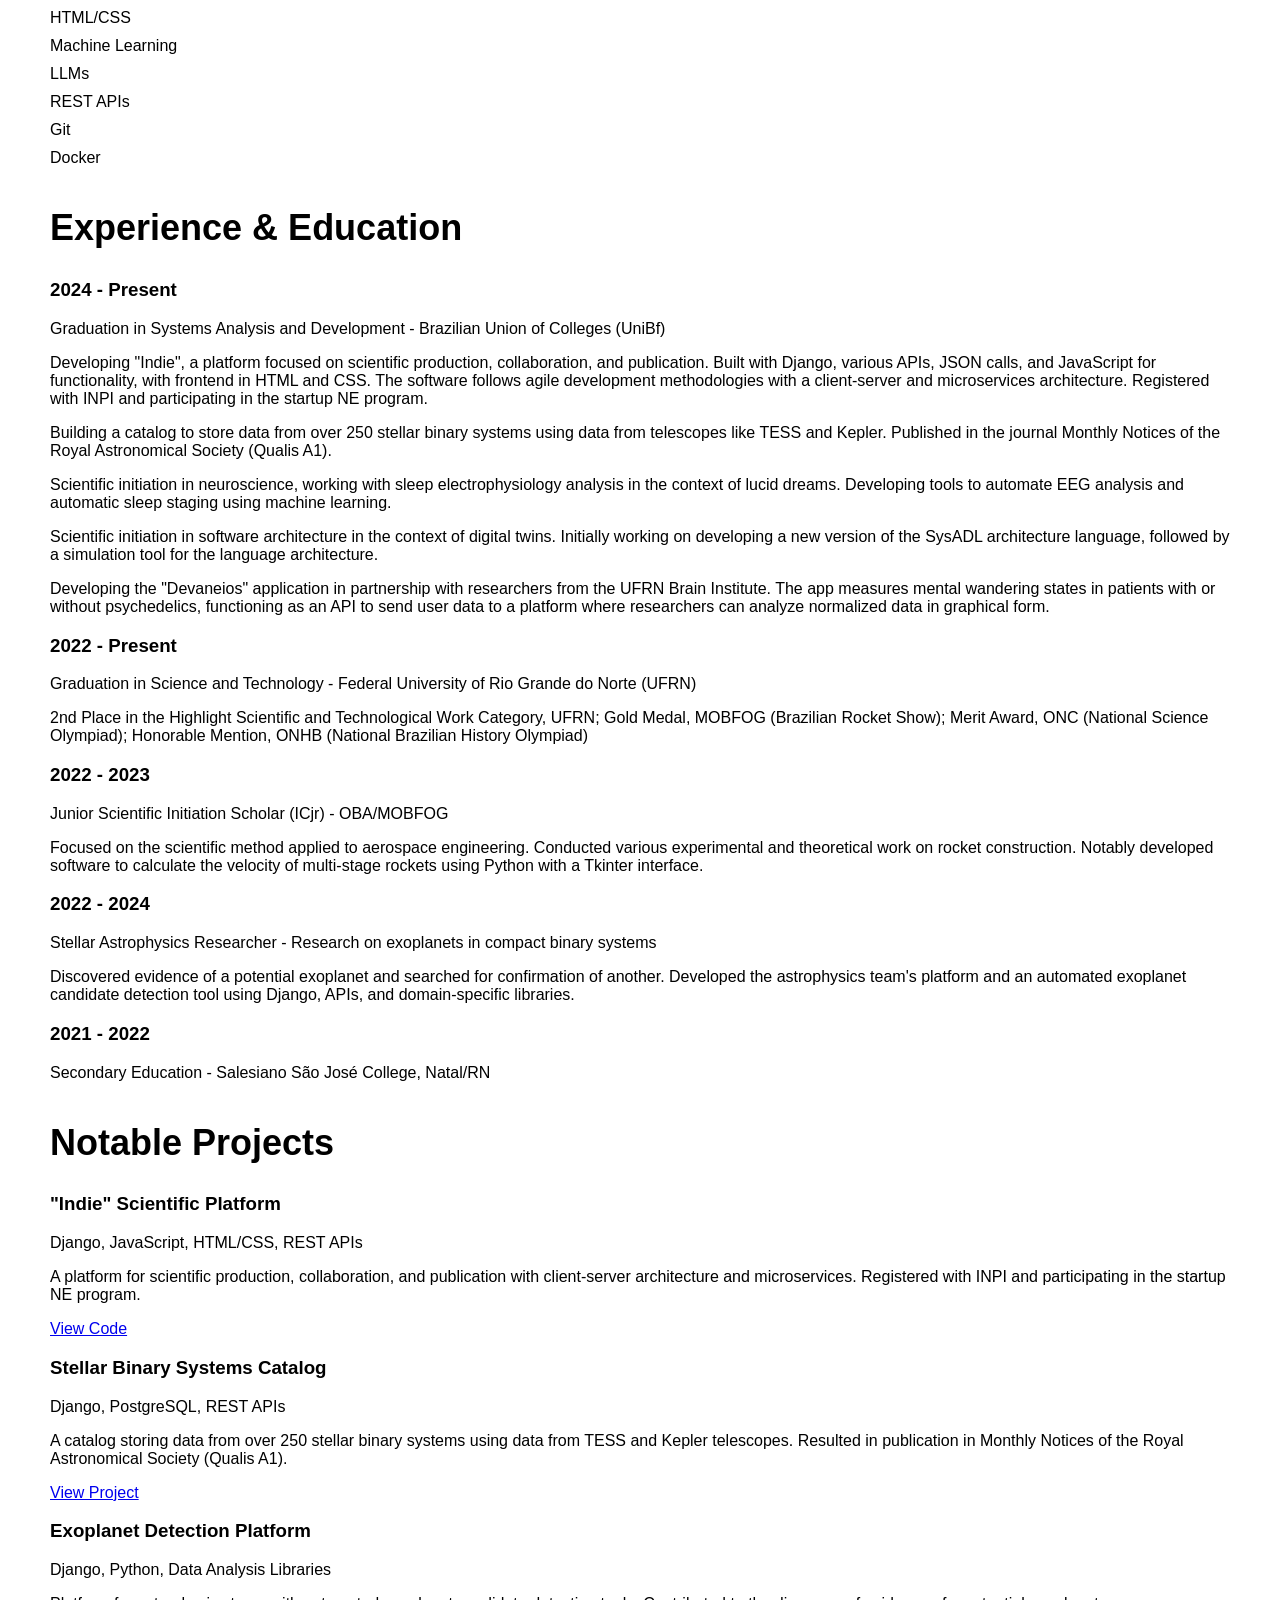
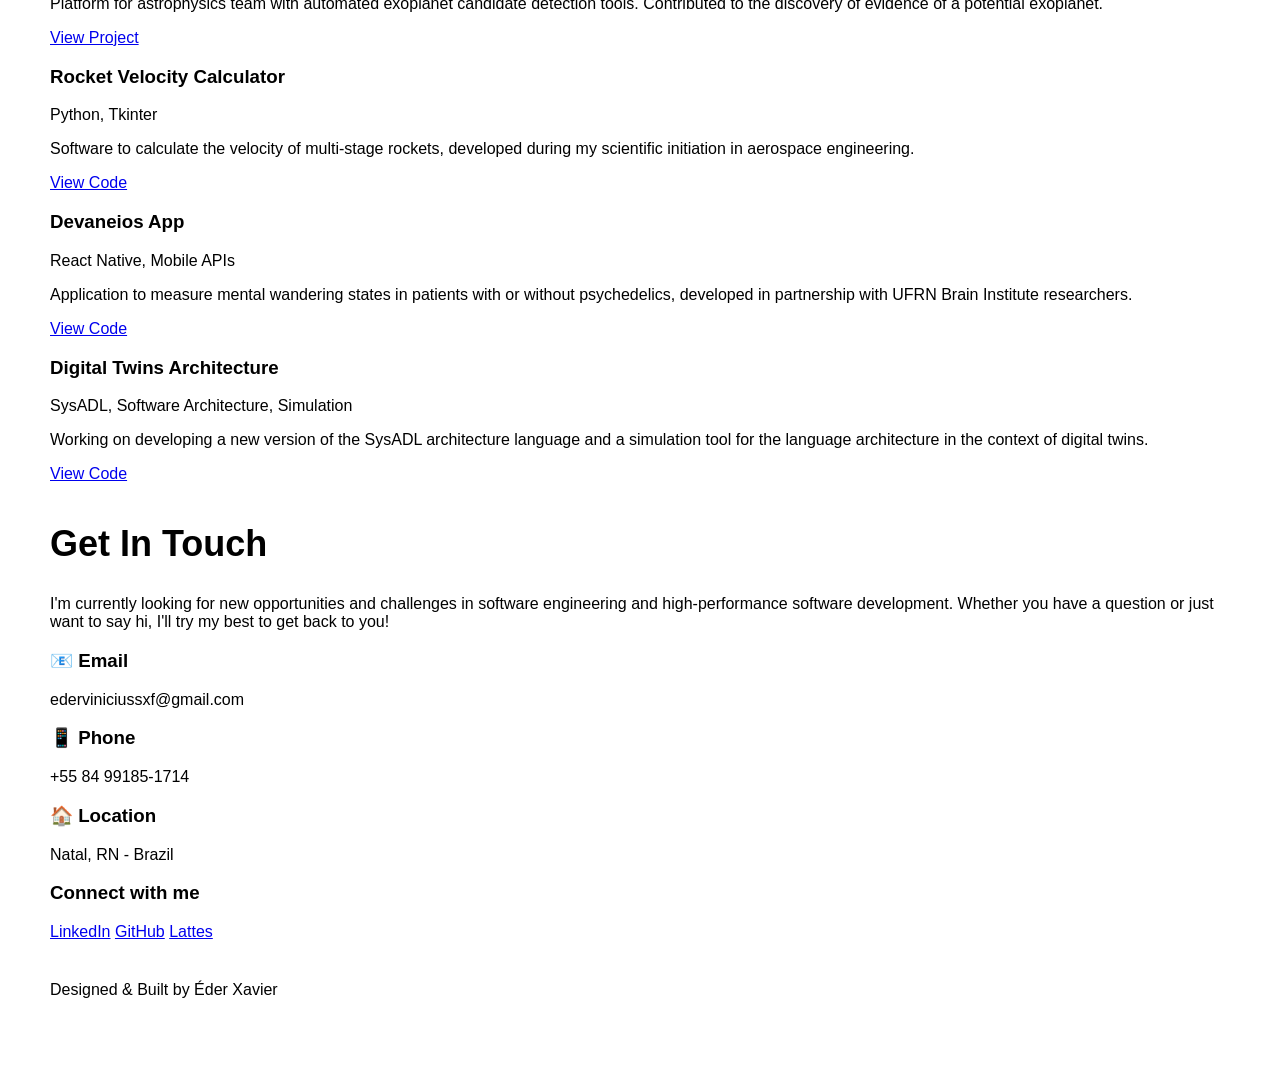
<file: old_versions/test0.html>
<!DOCTYPE html>
<html lang="en">
<head>
    <meta charset="UTF-8">
    <meta name="viewport" content="width=device-width, initial-scale=1.0">
    <title>Éder Xavier - Portfolio</title>
    <style>
        body {
            margin: 0;
            font-family: Arial, sans-serif;
            color: #fff;
            background: #000;
            overflow-x: hidden;
        }
        .header {
            position: relative;
            height: 100vh;
            background: url('https://via.placeholder.com/1500x800?text=Solar+Eclipse+Background') no-repeat center/cover;
            display: flex;
            align-items: center;
            justify-content: space-between;
            padding: 0 50px;
        }
        .header-left {
            width: 40%;
            background: linear-gradient(to right, #fff, #e0e0e0);
            height: 100%;
            display: flex;
            flex-direction: column;
            justify-content: center;
            padding-left: 20px;
        }
        .header-left h1 {
            font-size: 100px;
            color: #000;
            margin: 0;
            line-height: 0.9;
            text-transform: uppercase;
        }
        .header-left .eclipse {
            position: absolute;
            top: 50%;
            left: 40%;
            transform: translate(-50%, -50%);
            width: 150px;
            height: 150px;
            background: #000;
            border-radius: 50%;
            box-shadow: 0 0 0 20px #fff, 0 0 0 40px rgba(255, 255, 255, 0.5);
        }
        .header-left .dot {
            position: absolute;
            top: 55%;
            left: 42%;
            width: 10px;
            height: 10px;
            background: #000;
            border-radius: 50%;
        }
        .nav {
            position: absolute;
            top: 20px;
            left: 50px;
        }
        .nav ul {
            list-style: none;
            padding: 0;
            display: flex;
            gap: 20px;
        }
        .nav ul li a {
            color: #fff;
            text-decoration: none;
            font-size: 18px;
        }
        .contact-btn {
            position: absolute;
            top: 20px;
            right: 50px;
            background: rgba(255, 255, 255, 0.1);
            border: 1px solid #fff;
            padding: 10px 20px;
            border-radius: 25px;
            cursor: pointer;
        }
        .header-right {
            width: 60%;
            text-align: right;
            padding-right: 20px;
        }
        .header-right h2 {
            font-size: 24px;
            margin: 10px 0;
        }
        .header-right p {
            font-size: 14px;
            color: #ccc;
        }
        .buy-btn {
            background: #000;
            border: 1px solid #fff;
            padding: 10px 20px;
            border-radius: 25px;
            cursor: pointer;
            margin-top: 20px;
        }
        .content {
            padding: 50px;
            color: #000;
            background: #fff;
        }
        .content h2 {
            font-size: 36px;
        }
        .content p {
            font-size: 16px;
        }
        .skills, .experience, .projects, .contact {
            margin-bottom: 40px;
        }
        ul {
            list-style: none;
            padding: 0;
        }
        ul li {
            margin: 10px 0;
        }
    </style>
</head>
<body>
    <div class="header">
        <div class="nav">
            <ul>
                <li><a href="#about">About</a></li>
                <li><a href="#experience">Experience</a></li>
                <li><a href="#projects">Projects</a></li>
                <li><a href="#contact">Contact</a></li>
            </ul>
        </div>
        <div class="contact-btn">Get in Touch</div>
        <div class="header-left">
            <h1>Astra</h1>
            <div class="eclipse"></div>
            <div class="dot"></div>
            <ul>
                <li>Design & Identity</li>
                <li>UI/UX and Product Design</li>
                <li>Social Media Marketing</li>
                <li>W. Optimization</li>
            </ul>
        </div>
        <div class="header-right">
            <h2>Space of Creative Solutions</h2>
            <p>Full-service Creative Agency</p>
            <div class="buy-btn">Buy "Astra"</div>
        </div>
    </div>
    <div class="content">
        <section id="about" class="about">
            <h2>About Me</h2>
            <p>Éder Xavier - Software Developer with experience in aerospace engineering, stellar astrophysics, and scientific research. Proficient in software architecture and engineering with expertise in multiple languages and frameworks. Developed software for large-scale use and research purposes. Also specialized in cognitive neuroscience and advanced scientific research.</p>
            <p>Gold medalist at the Brazilian Rocket Show (MOBFOG) and multiple awards in scientific olympiads. Seeking challenging opportunities in software engineering and high-performance software development.</p>
            <div class="skills">
                <h3>Technical Skills</h3>
                <ul>
                    <li>Python</li>
                    <li>JavaScript</li>
                    <li>Java</li>
                    <li>TypeScript</li>
                    <li>Dart</li>
                    <li>C#</li>
                    <li>C++</li>
                    <li>PHP</li>
                    <li>Django</li>
                    <li>Flutter</li>
                    <li>React</li>
                    <li>Angular</li>
                    <li>Node.js</li>
                    <li>Spring Boot</li>
                    <li>HTML/CSS</li>
                    <li>Machine Learning</li>
                    <li>LLMs</li>
                    <li>REST APIs</li>
                    <li>Git</li>
                    <li>Docker</li>
                </ul>
            </div>
        </section>
        <section id="experience" class="experience">
            <h2>Experience & Education</h2>
            <div>
                <h3>2024 - Present</h3>
                <p>Graduation in Systems Analysis and Development - Brazilian Union of Colleges (UniBf)</p>
                <p>Developing "Indie", a platform focused on scientific production, collaboration, and publication. Built with Django, various APIs, JSON calls, and JavaScript for functionality, with frontend in HTML and CSS. The software follows agile development methodologies with a client-server and microservices architecture. Registered with INPI and participating in the startup NE program.</p>
                <p>Building a catalog to store data from over 250 stellar binary systems using data from telescopes like TESS and Kepler. Published in the journal Monthly Notices of the Royal Astronomical Society (Qualis A1).</p>
                <p>Scientific initiation in neuroscience, working with sleep electrophysiology analysis in the context of lucid dreams. Developing tools to automate EEG analysis and automatic sleep staging using machine learning.</p>
                <p>Scientific initiation in software architecture in the context of digital twins. Initially working on developing a new version of the SysADL architecture language, followed by a simulation tool for the language architecture.</p>
                <p>Developing the "Devaneios" application in partnership with researchers from the UFRN Brain Institute. The app measures mental wandering states in patients with or without psychedelics, functioning as an API to send user data to a platform where researchers can analyze normalized data in graphical form.</p>
            </div>
            <div>
                <h3>2022 - Present</h3>
                <p>Graduation in Science and Technology - Federal University of Rio Grande do Norte (UFRN)</p>
                <p>2nd Place in the Highlight Scientific and Technological Work Category, UFRN; Gold Medal, MOBFOG (Brazilian Rocket Show); Merit Award, ONC (National Science Olympiad); Honorable Mention, ONHB (National Brazilian History Olympiad)</p>
            </div>
            <div>
                <h3>2022 - 2023</h3>
                <p>Junior Scientific Initiation Scholar (ICjr) - OBA/MOBFOG</p>
                <p>Focused on the scientific method applied to aerospace engineering. Conducted various experimental and theoretical work on rocket construction. Notably developed software to calculate the velocity of multi-stage rockets using Python with a Tkinter interface.</p>
            </div>
            <div>
                <h3>2022 - 2024</h3>
                <p>Stellar Astrophysics Researcher - Research on exoplanets in compact binary systems</p>
                <p>Discovered evidence of a potential exoplanet and searched for confirmation of another. Developed the astrophysics team's platform and an automated exoplanet candidate detection tool using Django, APIs, and domain-specific libraries.</p>
            </div>
            <div>
                <h3>2021 - 2022</h3>
                <p>Secondary Education - Salesiano São José College, Natal/RN</p>
            </div>
        </section>
        <section id="projects" class="projects">
            <h2>Notable Projects</h2>
            <div>
                <h3>"Indie" Scientific Platform</h3>
                <p>Django, JavaScript, HTML/CSS, REST APIs</p>
                <p>A platform for scientific production, collaboration, and publication with client-server architecture and microservices. Registered with INPI and participating in the startup NE program.</p>
                <a href="#">View Code</a>
            </div>
            <div>
                <h3>Stellar Binary Systems Catalog</h3>
                <p>Django, PostgreSQL, REST APIs</p>
                <p>A catalog storing data from over 250 stellar binary systems using data from TESS and Kepler telescopes. Resulted in publication in Monthly Notices of the Royal Astronomical Society (Qualis A1).</p>
                <a href="#">View Project</a>
            </div>
            <div>
                <h3>Exoplanet Detection Platform</h3>
                <p>Django, Python, Data Analysis Libraries</p>
                <p>Platform for astrophysics team with automated exoplanet candidate detection tools. Contributed to the discovery of evidence of a potential exoplanet.</p>
                <a href="#">View Project</a>
            </div>
            <div>
                <h3>Rocket Velocity Calculator</h3>
                <p>Python, Tkinter</p>
                <p>Software to calculate the velocity of multi-stage rockets, developed during my scientific initiation in aerospace engineering.</p>
                <a href="#">View Code</a>
            </div>
            <div>
                <h3>Devaneios App</h3>
                <p>React Native, Mobile APIs</p>
                <p>Application to measure mental wandering states in patients with or without psychedelics, developed in partnership with UFRN Brain Institute researchers.</p>
                <a href="#">View Code</a>
            </div>
            <div>
                <h3>Digital Twins Architecture</h3>
                <p>SysADL, Software Architecture, Simulation</p>
                <p>Working on developing a new version of the SysADL architecture language and a simulation tool for the language architecture in the context of digital twins.</p>
                <a href="#">View Code</a>
            </div>
        </section>
        <section id="contact" class="contact">
            <h2>Get In Touch</h2>
            <p>I'm currently looking for new opportunities and challenges in software engineering and high-performance software development. Whether you have a question or just want to say hi, I'll try my best to get back to you!</p>
            <div>
                <h3>📧 Email</h3>
                <p>ederviniciussxf@gmail.com</p>
            </div>
            <div>
                <h3>📱 Phone</h3>
                <p>+55 84 99185-1714</p>
            </div>
            <div>
                <h3>🏠 Location</h3>
                <p>Natal, RN - Brazil</p>
            </div>
            <div>
                <h3>Connect with me</h3>
                <a href="#">LinkedIn</a>
                <a href="#">GitHub</a>
                <a href="#">Lattes</a>
            </div>
        </section>
        <footer>
            <p>Designed & Built by Éder Xavier</p>
        </footer>
    </div>
</body>
</html>
</file>
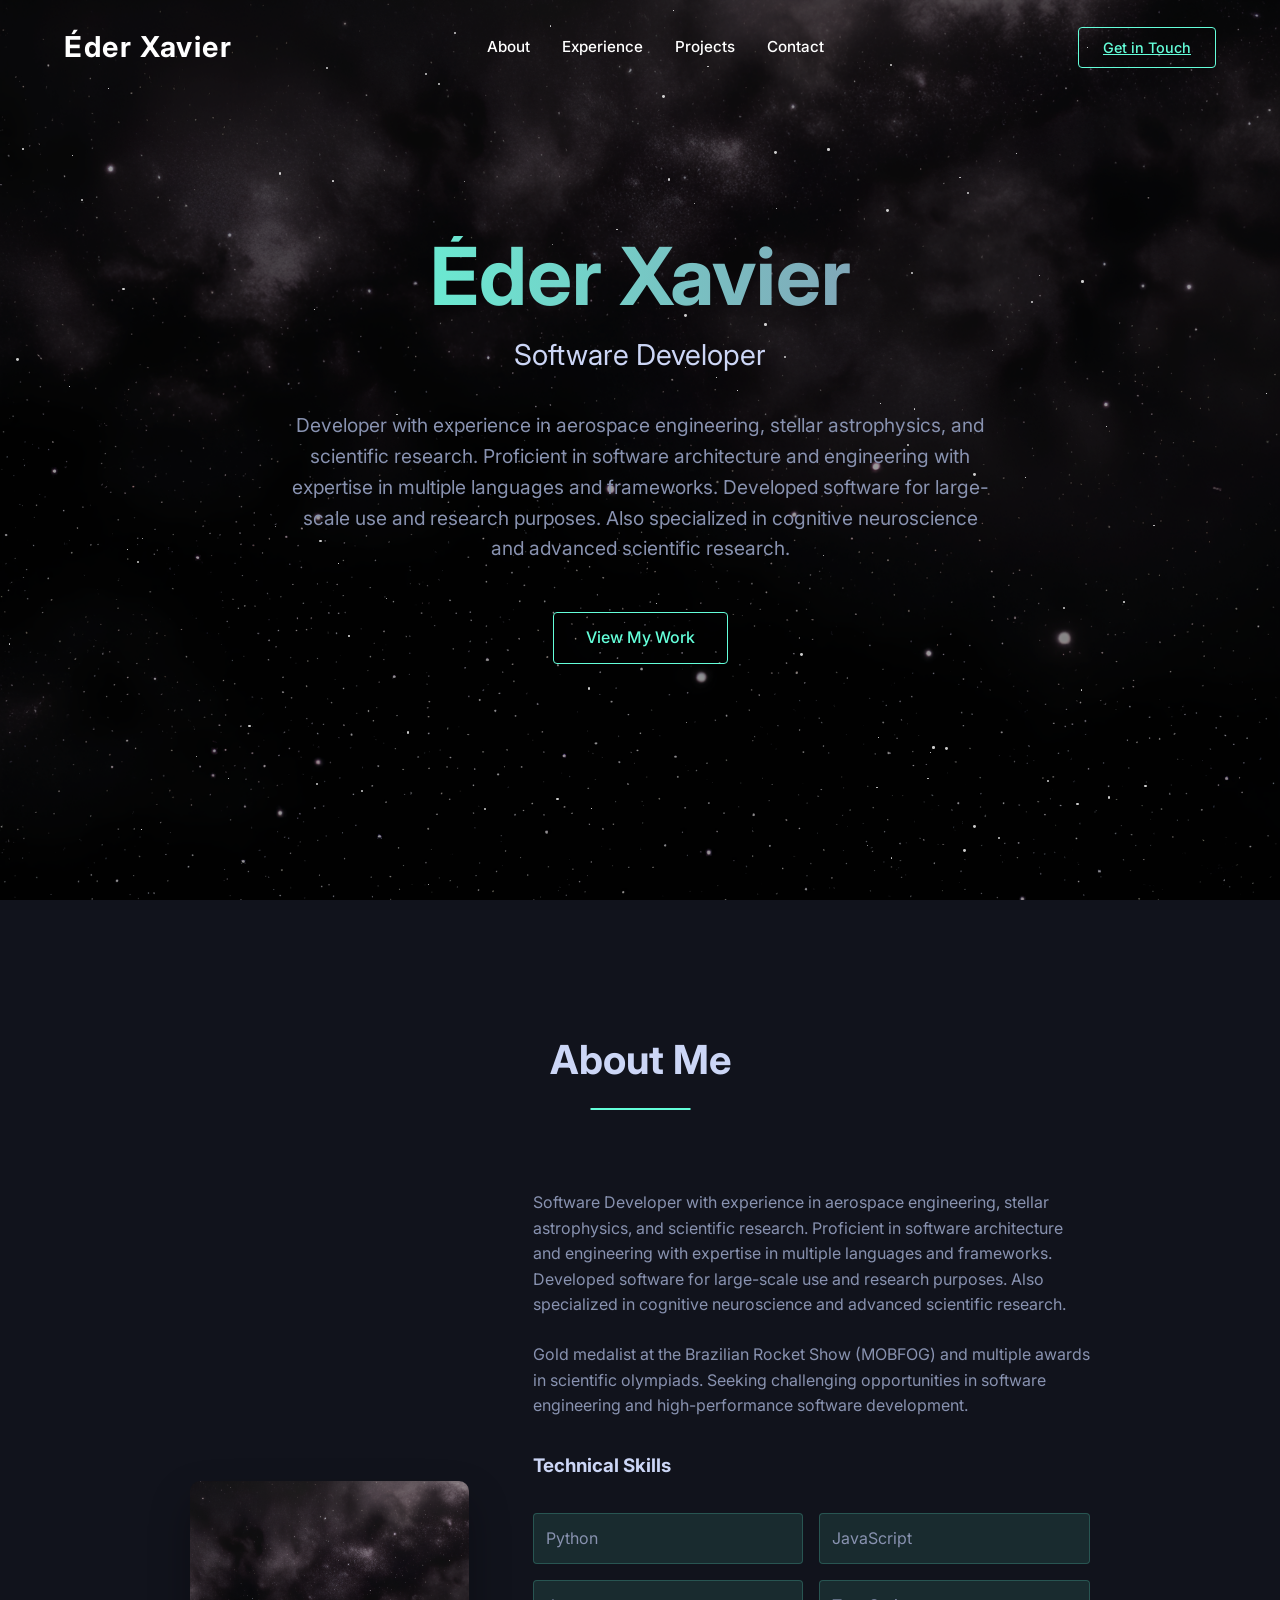
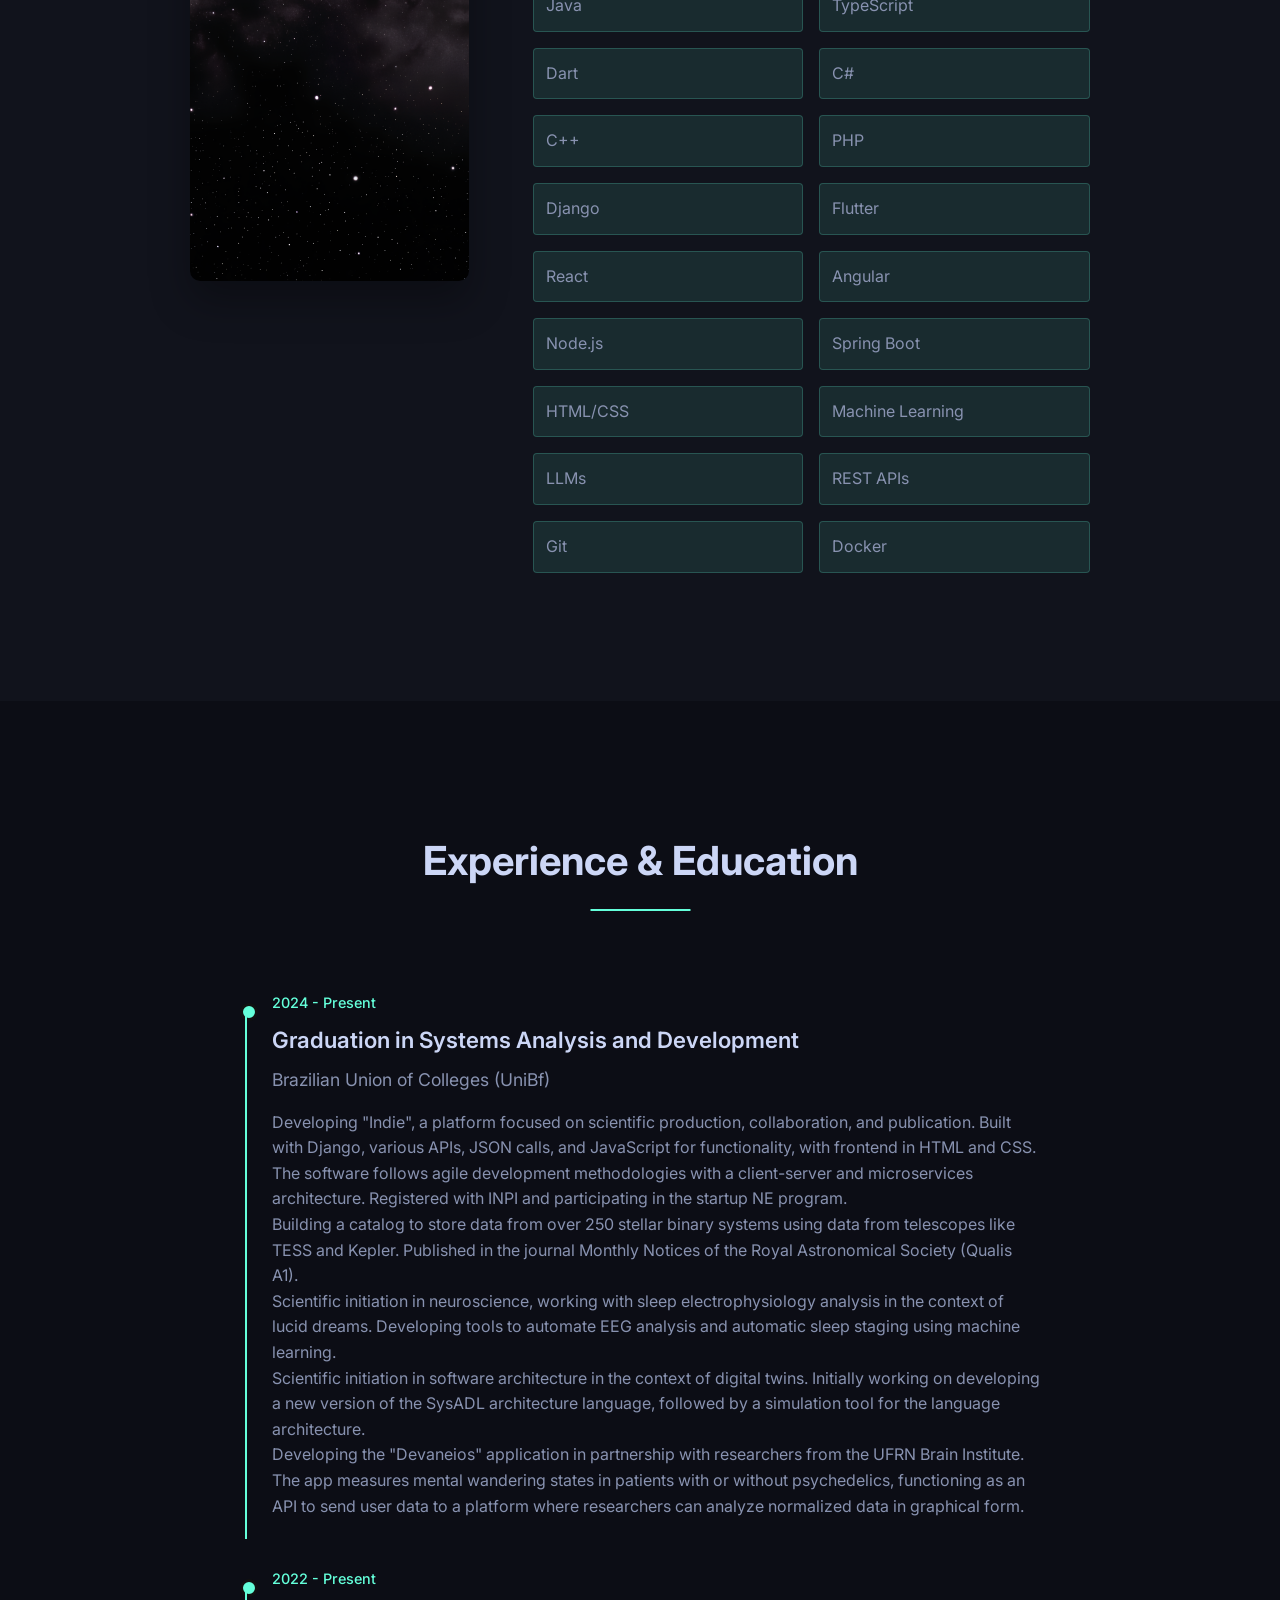
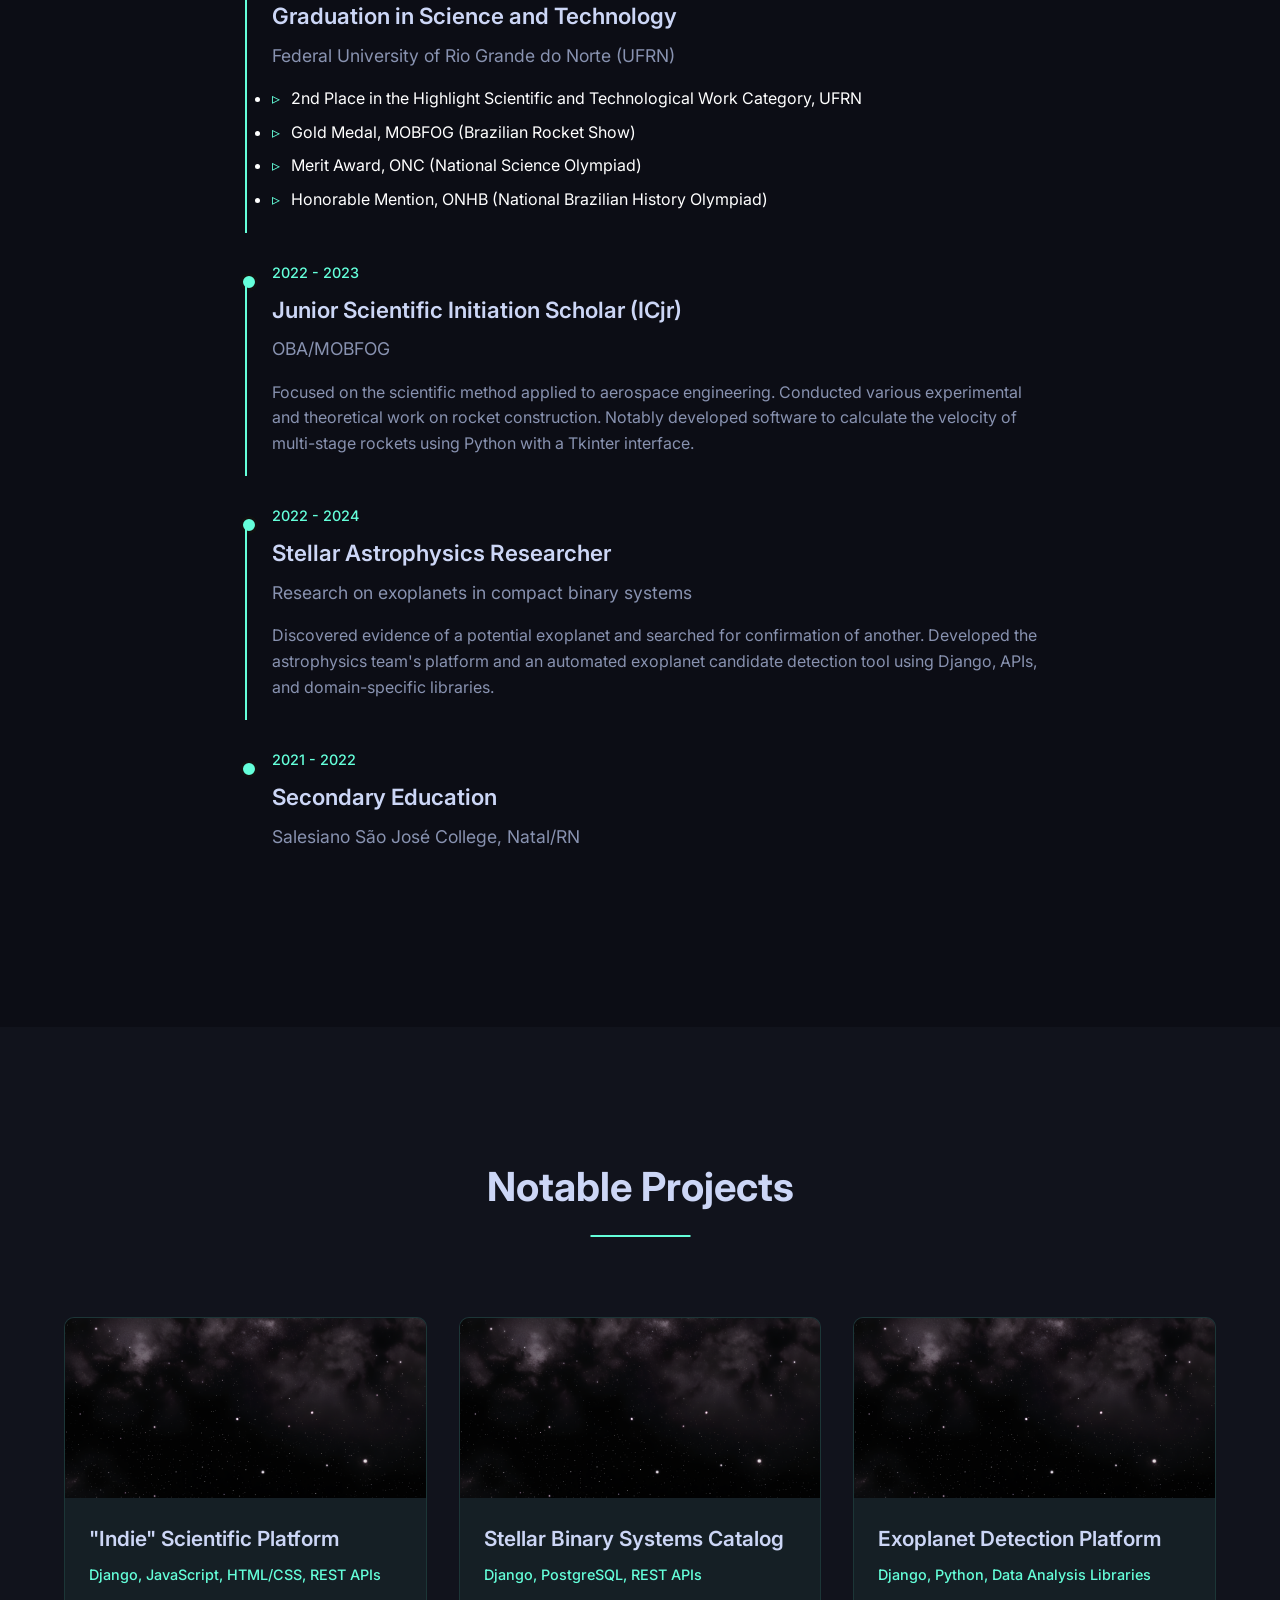
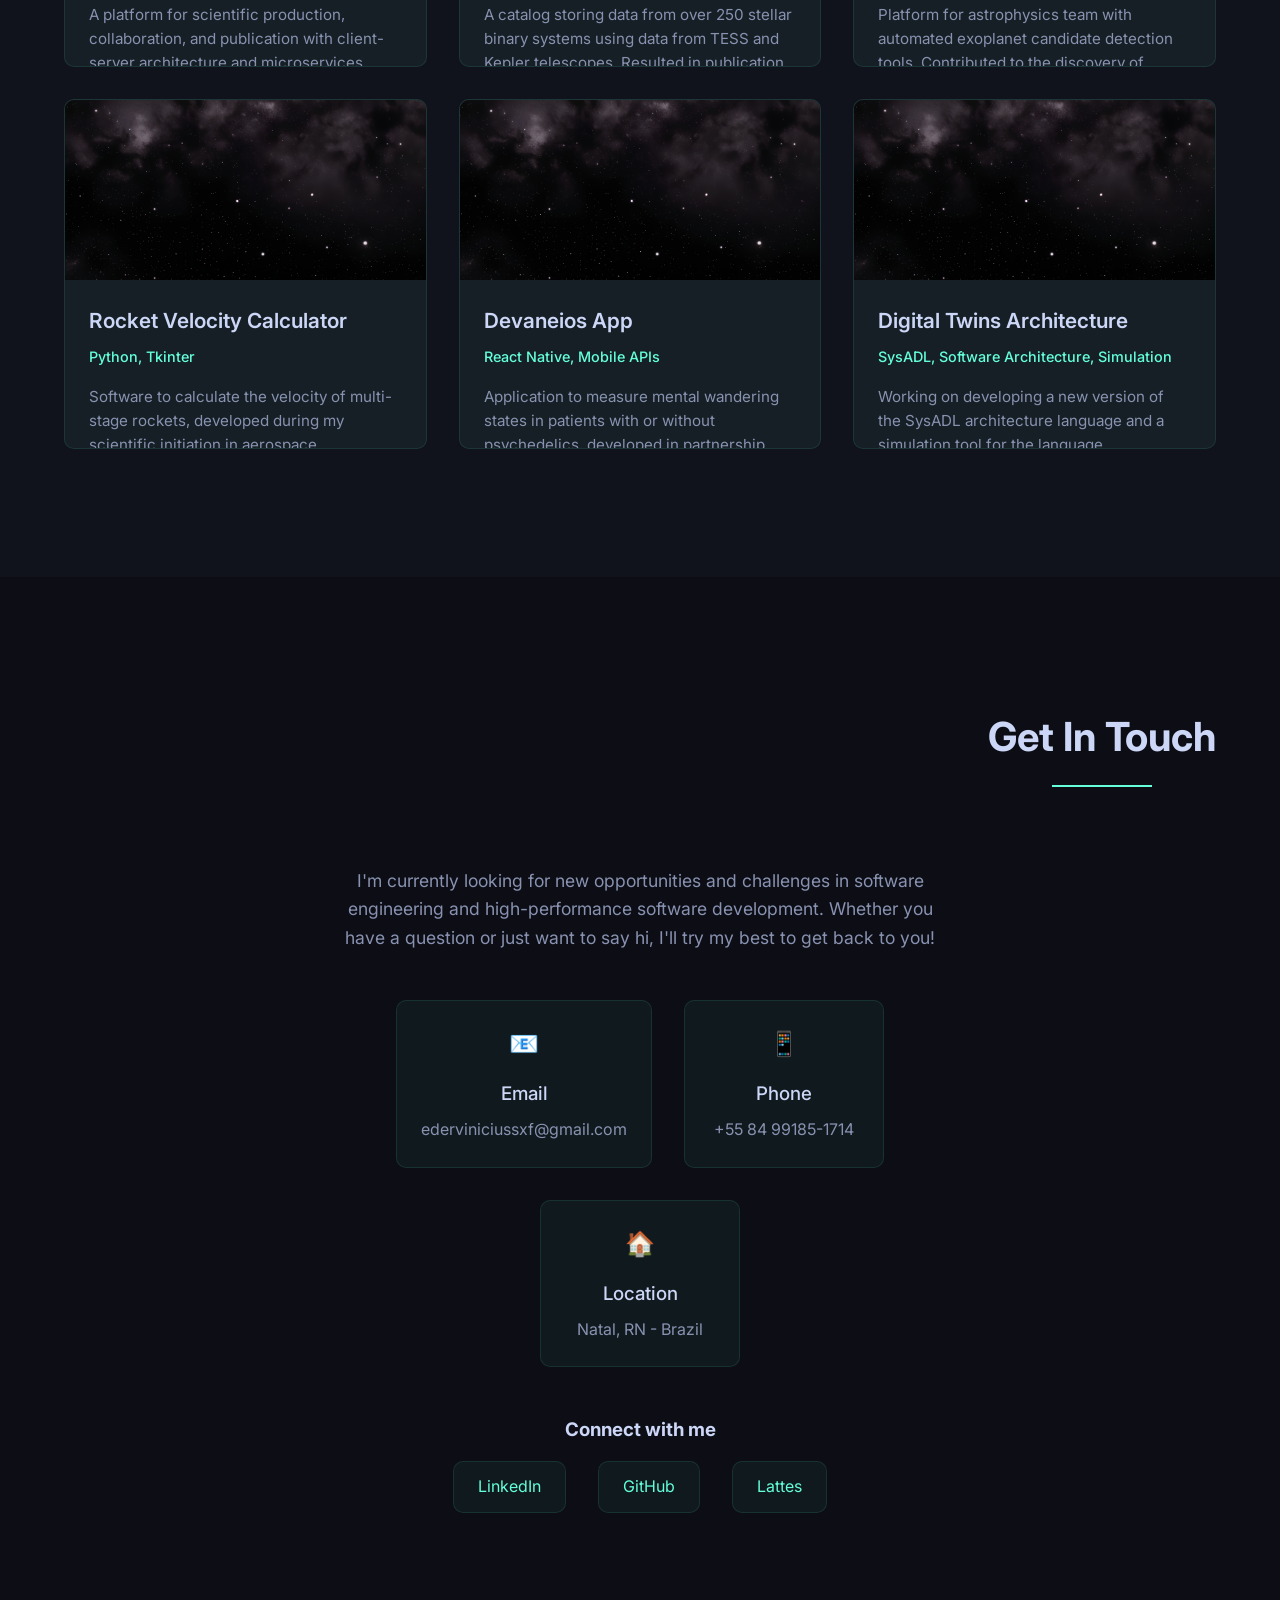
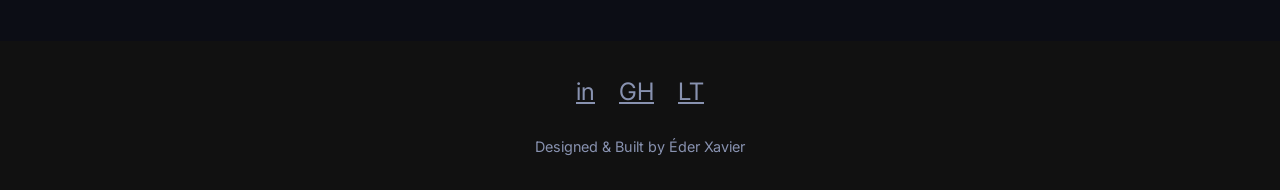
<file: old_versions/test2.html>
<!DOCTYPE html>
<html lang="en">
<head>
    <meta charset="UTF-8">
    <meta name="viewport" content="width=device-width, initial-scale=1.0">
    <title>Éder Xavier - Software Developer</title>
    <link href="https://fonts.googleapis.com/css2?family=Inter:wght@300;400;500;600;700&display=swap" rel="stylesheet">
    <style>
        /* Reset and base styles */
        * {
            margin: 0;
            padding: 0;
            box-sizing: border-box;
        }
        
        body {
            font-family: 'Inter', -apple-system, BlinkMacSystemFont, 'Segoe UI', Roboto, Oxygen, Ubuntu, Cantarell, sans-serif;
            background-color: #000;
            color: #fff;
            overflow-x: hidden;
            line-height: 1.6;
        }
        
        /* Custom scrollbar */
        ::-webkit-scrollbar {
            width: 8px;
        }
        
        ::-webkit-scrollbar-track {
            background: transparent;
        }
        
        ::-webkit-scrollbar-thumb {
            background: rgba(255, 255, 255, 0.2);
            border-radius: 4px;
        }
        
        ::-webkit-scrollbar-thumb:hover {
            background: rgba(255, 255, 255, 0.4);
        }
        
        /* Header styles */
        header {
            position: fixed;
            top: 0;
            left: 0;
            width: 100%;
            z-index: 1000;
            padding: 1.5rem 5%;
            display: flex;
            justify-content: space-between;
            align-items: center;
            transition: all 0.3s ease;
        }
        
        header.scrolled {
            background: rgba(0, 0, 0, 0.8);
            backdrop-filter: blur(10px);
            box-shadow: 0 10px 30px rgba(0, 0, 0, 0.2);
        }
        
        .logo {
            font-size: 1.8rem;
            font-weight: 700;
            letter-spacing: 0.1rem;
            cursor: pointer;
            color: #fff;
        }
        
        .nav-links {
            display: flex;
            gap: 2rem;
        }
        
        .nav-links a {
            color: white;
            text-decoration: none;
            transition: all 0.3s ease;
            font-weight: 500;
            font-size: 0.95rem;
        }
        
        .nav-links a:hover {
            color: #64ffda;
        }
        
        .contact-button {
            background: transparent;
            border: 1px solid #64ffda;
            color: #64ffda;
            padding: 0.5rem 1.5rem;
            border-radius: 4px;
            font-size: 0.9rem;
            font-weight: 500;
            cursor: pointer;
            transition: all 0.3s ease;
            display: flex;
            align-items: center;
            gap: 0.5rem;
        }
        
        .contact-button:hover {
            background: rgba(100, 255, 218, 0.1);
        }
        
        /* Hero section */
        .hero {
            height: 100vh;
            position: relative;
            display: flex;
            align-items: center;
            justify-content: center;
            overflow: hidden;
        }
        
        .hero-background {
            position: absolute;
            top: 0;
            left: 0;
            width: 100%;
            height: 100%;
            background-image: url('space_background.png');
            background-size: cover;
            background-position: center;
            z-index: -1;
            filter: brightness(0.6);
        }
        
        .stars {
            position: absolute;
            top: 0;
            left: 0;
            width: 100%;
            height: 100%;
            z-index: -1;
        }
        
        .star {
            position: absolute;
            background: white;
            border-radius: 50%;
            opacity: 0.8;
            animation: twinkle 3s infinite alternate;
        }
        
        @keyframes twinkle {
            0% { opacity: 0.2; }
            100% { opacity: 1; }
        }
        
        .hero-content {
            position: relative;
            z-index: 2;
            text-align: center;
            max-width: 800px;
            padding: 0 2rem;
        }
        
        .hero-title {
            font-size: 5rem;
            font-weight: 700;
            margin-bottom: 1rem;
            line-height: 1;
            background: linear-gradient(90deg, #64ffda, #8892b0);
            -webkit-background-clip: text;
            -webkit-text-fill-color: transparent;
            background-clip: text;
        }
        
        .hero-subtitle {
            font-size: 1.8rem;
            font-weight: 400;
            margin-bottom: 2rem;
            color: #ccd6f6;
        }
        
        .hero-description {
            font-size: 1.2rem;
            margin-bottom: 3rem;
            color: #8892b0;
            max-width: 700px;
            margin-left: auto;
            margin-right: auto;
        }
        
        .cta-button {
            background: transparent;
            color: #64ffda;
            padding: 0.75rem 2rem;
            border: 1px solid #64ffda;
            border-radius: 4px;
            font-size: 1rem;
            font-weight: 500;
            cursor: pointer;
            transition: all 0.3s ease;
            text-decoration: none;
            display: inline-block;
        }
        
        .cta-button:hover {
            background: rgba(100, 255, 218, 0.1);
        }
        
        /* Section styles */
        .section {
            padding: 8rem 5%;
            position: relative;
        }
        
        .section-title {
            font-size: 2.5rem;
            font-weight: 700;
            margin-bottom: 5rem;
            text-align: center;
            color: #ccd6f6;
            position: relative;
            display: inline-block;
            left: 50%;
            transform: translateX(-50%);
        }
        
        .section-title::after {
            content: '';
            display: block;
            width: 100px;
            height: 2px;
            background: #64ffda;
            margin: 1rem auto 0;
        }
        
        /* About section */
        .about {
            background: rgba(22, 24, 35, 0.8);
            backdrop-filter: blur(10px);
        }
        
        .about-content {
            max-width: 900px;
            margin: 0 auto;
            display: grid;
            grid-template-columns: 1fr 2fr;
            gap: 4rem;
            align-items: center;
        }
        
        .about-image {
            width: 100%;
            height: 400px;
            background: url('space_background.png') no-repeat center;
            background-size: cover;
            border-radius: 10px;
            box-shadow: 0 20px 40px rgba(0, 0, 0, 0.3);
        }
        
        .about-text {
            color: #8892b0;
        }
        
        .about-text p {
            margin-bottom: 1.5rem;
        }
        
        .skills-list {
            display: grid;
            grid-template-columns: repeat(auto-fit, minmax(200px, 1fr));
            gap: 1rem;
            margin-top: 2rem;
        }
        
        .skill-item {
            background: rgba(100, 255, 218, 0.1);
            padding: 0.75rem;
            border-radius: 4px;
            border: 1px solid rgba(100, 255, 218, 0.2);
        }
        
        /* Experience section */
        .experience {
            background: rgba(15, 17, 27, 0.8);
            backdrop-filter: blur(10px);
        }
        
        .timeline {
            max-width: 800px;
            margin: 0 auto;
        }
        
        .timeline-item {
            margin-bottom: 3rem;
            position: relative;
            padding-left: 2rem;
        }
        
        .timeline-item::before {
            content: '';
            position: absolute;
            left: 0;
            top: 0.75rem;
            width: 12px;
            height: 12px;
            background: #64ffda;
            border-radius: 50%;
            border: 3px solid #111;
        }
        
        .timeline-item::after {
            content: '';
            position: absolute;
            left: 5px;
            top: 20px;
            width: 2px;
            height: 100%;
            background: #64ffda;
        }
        
        .timeline-item:last-child::after {
            display: none;
        }
        
        .timeline-period {
            color: #64ffda;
            font-weight: 500;
            margin-bottom: 0.5rem;
            font-size: 0.9rem;
        }
        
        .timeline-title {
            font-size: 1.4rem;
            font-weight: 600;
            margin-bottom: 0.5rem;
            color: #ccd6f6;
        }
        
        .timeline-subtitle {
            color: #8892b0;
            margin-bottom: 1rem;
            font-size: 1.1rem;
        }
        
        .timeline-description {
            color: #8892b0;
            margin-bottom: 1rem;
        }
        
        .timeline-achievements {
            margin-top: 1rem;
        }
        
        .achievement-item {
            margin-bottom: 0.5rem;
            padding-left: 1.2rem;
            position: relative;
        }
        
        .achievement-item::before {
            content: '▹';
            position: absolute;
            left: 0;
            color: #64ffda;
        }
        
        /* Projects section */
        .projects {
            background: rgba(22, 24, 35, 0.8);
            backdrop-filter: blur(10px);
        }
        
        .projects-grid {
            display: grid;
            grid-template-columns: repeat(auto-fit, minmax(300px, 1fr));
            gap: 2rem;
            max-width: 1200px;
            margin: 0 auto;
        }
        
        .project-card {
            background: rgba(100, 255, 218, 0.05);
            border: 1px solid rgba(100, 255, 218, 0.1);
            border-radius: 10px;
            overflow: hidden;
            transition: all 0.3s ease;
            position: relative;
            height: 350px;
        }
        
        .project-card:hover {
            transform: translateY(-10px);
            box-shadow: 0 20px 40px rgba(0, 0, 0, 0.3);
            border-color: rgba(100, 255, 218, 0.3);
        }
        
        .project-image {
            height: 180px;
            background: url('space_background.png') no-repeat center;
            background-size: cover;
            position: relative;
        }
        
        .project-overlay {
            position: absolute;
            top: 0;
            left: 0;
            width: 100%;
            height: 100%;
            background: rgba(0, 0, 0, 0.5);
            display: flex;
            align-items: center;
            justify-content: center;
            opacity: 0;
            transition: all 0.3s ease;
        }
        
        .project-card:hover .project-overlay {
            opacity: 1;
        }
        
        .project-link {
            color: #64ffda;
            text-decoration: none;
            padding: 0.5rem 1.5rem;
            border: 1px solid #64ffda;
            border-radius: 4px;
            transition: all 0.3s ease;
        }
        
        .project-link:hover {
            background: #64ffda;
            color: #111;
        }
        
        .project-content {
            padding: 1.5rem;
        }
        
        .project-title {
            font-size: 1.3rem;
            font-weight: 600;
            margin-bottom: 0.5rem;
            color: #ccd6f6;
        }
        
        .project-tech {
            color: #64ffda;
            font-size: 0.9rem;
            margin-bottom: 1rem;
            font-weight: 500;
        }
        
        .project-description {
            color: #8892b0;
            font-size: 0.95rem;
        }
        
        /* Contact section */
        .contact {
            background: rgba(15, 17, 27, 0.8);
            backdrop-filter: blur(10px);
            text-align: center;
        }
        
        .contact-content {
            max-width: 600px;
            margin: 0 auto;
        }
        
        .contact-description {
            color: #8892b0;
            margin-bottom: 3rem;
            font-size: 1.1rem;
        }
        
        .contact-methods {
            display: flex;
            justify-content: center;
            gap: 2rem;
            flex-wrap: wrap;
        }
        
        .contact-item {
            background: rgba(100, 255, 218, 0.05);
            border: 1px solid rgba(100, 255, 218, 0.1);
            padding: 1.5rem;
            border-radius: 10px;
            min-width: 200px;
            transition: all 0.3s ease;
        }
        
        .contact-item:hover {
            border-color: rgba(100, 255, 218, 0.3);
            transform: translateY(-5px);
        }
        
        .contact-icon {
            font-size: 1.5rem;
            color: #64ffda;
            margin-bottom: 1rem;
        }
        
        .contact-label {
            color: #ccd6f6;
            font-weight: 500;
            margin-bottom: 0.5rem;
        }
        
        .contact-info {
            color: #8892b0;
        }
        
        .contact-link {
            color: #64ffda;
            text-decoration: none;
            transition: all 0.3s ease;
        }
        
        .contact-link:hover {
            text-decoration: underline;
        }
        
        /* Footer */
        footer {
            background: #111;
            padding: 2rem 5%;
            text-align: center;
            color: #8892b0;
            font-size: 0.9rem;
        }
        
        .footer-content {
            max-width: 1200px;
            margin: 0 auto;
        }
        
        .social-links {
            display: flex;
            justify-content: center;
            gap: 1.5rem;
            margin-bottom: 1.5rem;
        }
        
        .social-link {
            color: #8892b0;
            font-size: 1.5rem;
            transition: all 0.3s ease;
        }
        
        .social-link:hover {
            color: #64ffda;
        }
        
        /* Responsive adjustments */
        @media (max-width: 1024px) {
            .hero-title {
                font-size: 4rem;
            }
            
            .hero-subtitle {
                font-size: 1.5rem;
            }
            
            .about-content {
                grid-template-columns: 1fr;
                gap: 2rem;
            }
            
            .about-image {
                height: 300px;
            }
        }
        
        @media (max-width: 768px) {
            .hero-title {
                font-size: 3rem;
            }
            
            .hero-subtitle {
                font-size: 1.3rem;
            }
            
            .hero-description {
                font-size: 1.1rem;
            }
            
            .section-title {
                font-size: 2rem;
            }
            
            .nav-links {
                display: none;
            }
            
            .contact-button {
                display: none;
            }
            
            .about-content {
                padding: 0 1rem;
            }
            
            .timeline-item {
                padding-left: 1.5rem;
            }
            
            .timeline-item::before {
                width: 10px;
                height: 10px;
            }
            
            .timeline-item::after {
                left: 3px;
            }
        }
        
        @media (max-width: 480px) {
            .hero-title {
                font-size: 2.5rem;
            }
            
            .section {
                padding: 6rem 5%;
            }
            
            .section-title {
                font-size: 1.8rem;
            }
            
            .contact-methods {
                flex-direction: column;
                align-items: center;
            }
            
            .contact-item {
                width: 100%;
                max-width: 300px;
            }
        }
    </style>
</head>
<body>
    <!-- Header -->
    <header id="header">
        <div class="logo">Éder Xavier</div>
        <nav class="nav-links">
            <a href="#about">About</a>
            <a href="#experience">Experience</a>
            <a href="#projects">Projects</a>
            <a href="#contact">Contact</a>
        </nav>
        <a href="#contact" class="contact-button">Get in Touch</a>
    </header>

    <!-- Hero Section -->
    <section class="hero">
        <div class="hero-background"></div>
        <div class="stars" id="stars"></div>
        <div class="hero-content">
            <h1 class="hero-title">Éder Xavier</h1>
            <p class="hero-subtitle">Software Developer</p>
            <p class="hero-description">Developer with experience in aerospace engineering, stellar astrophysics, and scientific research. Proficient in software architecture and engineering with expertise in multiple languages and frameworks. Developed software for large-scale use and research purposes. Also specialized in cognitive neuroscience and advanced scientific research.</p>
            <a href="#projects" class="cta-button">View My Work</a>
        </div>
    </section>

    <!-- About Section -->
    <section id="about" class="section about">
        <h2 class="section-title">About Me</h2>
        <div class="about-content">
            <div class="about-image"></div>
            <div class="about-text">
                <p>Software Developer with experience in aerospace engineering, stellar astrophysics, and scientific research. Proficient in software architecture and engineering with expertise in multiple languages and frameworks. Developed software for large-scale use and research purposes. Also specialized in cognitive neuroscience and advanced scientific research.</p>
                <p>Gold medalist at the Brazilian Rocket Show (MOBFOG) and multiple awards in scientific olympiads. Seeking challenging opportunities in software engineering and high-performance software development.</p>
                
                <h3 style="color: #ccd6f6; margin: 2rem 0 1rem;">Technical Skills</h3>
                <div class="skills-list">
                    <div class="skill-item">Python</div>
                    <div class="skill-item">JavaScript</div>
                    <div class="skill-item">Java</div>
                    <div class="skill-item">TypeScript</div>
                    <div class="skill-item">Dart</div>
                    <div class="skill-item">C#</div>
                    <div class="skill-item">C++</div>
                    <div class="skill-item">PHP</div>
                    <div class="skill-item">Django</div>
                    <div class="skill-item">Flutter</div>
                    <div class="skill-item">React</div>
                    <div class="skill-item">Angular</div>
                    <div class="skill-item">Node.js</div>
                    <div class="skill-item">Spring Boot</div>
                    <div class="skill-item">HTML/CSS</div>
                    <div class="skill-item">Machine Learning</div>
                    <div class="skill-item">LLMs</div>
                    <div class="skill-item">REST APIs</div>
                    <div class="skill-item">Git</div>
                    <div class="skill-item">Docker</div>
                </div>
            </div>
        </div>
    </section>

    <!-- Experience Section -->
    <section id="experience" class="section experience">
        <h2 class="section-title">Experience & Education</h2>
        <div class="timeline">
            <div class="timeline-item">
                <div class="timeline-period">2024 - Present</div>
                <h3 class="timeline-title">Graduation in Systems Analysis and Development</h3>
                <p class="timeline-subtitle">Brazilian Union of Colleges (UniBf)</p>
                <div class="timeline-description">
                    <p>Developing "Indie", a platform focused on scientific production, collaboration, and publication. Built with Django, various APIs, JSON calls, and JavaScript for functionality, with frontend in HTML and CSS. The software follows agile development methodologies with a client-server and microservices architecture. Registered with INPI and participating in the startup NE program.</p>
                    <p>Building a catalog to store data from over 250 stellar binary systems using data from telescopes like TESS and Kepler. Published in the journal Monthly Notices of the Royal Astronomical Society (Qualis A1).</p>
                    <p>Scientific initiation in neuroscience, working with sleep electrophysiology analysis in the context of lucid dreams. Developing tools to automate EEG analysis and automatic sleep staging using machine learning.</p>
                    <p>Scientific initiation in software architecture in the context of digital twins. Initially working on developing a new version of the SysADL architecture language, followed by a simulation tool for the language architecture.</p>
                    <p>Developing the "Devaneios" application in partnership with researchers from the UFRN Brain Institute. The app measures mental wandering states in patients with or without psychedelics, functioning as an API to send user data to a platform where researchers can analyze normalized data in graphical form.</p>
                </div>
            </div>
            
            <div class="timeline-item">
                <div class="timeline-period">2022 - Present</div>
                <h3 class="timeline-title">Graduation in Science and Technology</h3>
                <p class="timeline-subtitle">Federal University of Rio Grande do Norte (UFRN)</p>
                <div class="timeline-achievements">
                    <ul>
                        <li class="achievement-item">2nd Place in the Highlight Scientific and Technological Work Category, UFRN</li>
                        <li class="achievement-item">Gold Medal, MOBFOG (Brazilian Rocket Show)</li>
                        <li class="achievement-item">Merit Award, ONC (National Science Olympiad)</li>
                        <li class="achievement-item">Honorable Mention, ONHB (National Brazilian History Olympiad)</li>
                    </ul>
                </div>
            </div>
            
            <div class="timeline-item">
                <div class="timeline-period">2022 - 2023</div>
                <h3 class="timeline-title">Junior Scientific Initiation Scholar (ICjr)</h3>
                <p class="timeline-subtitle">OBA/MOBFOG</p>
                <div class="timeline-description">
                    <p>Focused on the scientific method applied to aerospace engineering. Conducted various experimental and theoretical work on rocket construction. Notably developed software to calculate the velocity of multi-stage rockets using Python with a Tkinter interface.</p>
                </div>
            </div>
            
            <div class="timeline-item">
                <div class="timeline-period">2022 - 2024</div>
                <h3 class="timeline-title">Stellar Astrophysics Researcher</h3>
                <p class="timeline-subtitle">Research on exoplanets in compact binary systems</p>
                <div class="timeline-description">
                    <p>Discovered evidence of a potential exoplanet and searched for confirmation of another. Developed the astrophysics team's platform and an automated exoplanet candidate detection tool using Django, APIs, and domain-specific libraries.</p>
                </div>
            </div>
            
            <div class="timeline-item">
                <div class="timeline-period">2021 - 2022</div>
                <h3 class="timeline-title">Secondary Education</h3>
                <p class="timeline-subtitle">Salesiano São José College, Natal/RN</p>
            </div>
        </div>
    </section>

    <!-- Projects Section -->
    <section id="projects" class="section projects">
        <h2 class="section-title">Notable Projects</h2>
        <div class="projects-grid">
            <div class="project-card">
                <div class="project-image">
                    <div class="project-overlay">
                        <a href="https://github.com/eder-xavier/" target="_blank" class="project-link">View Code</a>
                    </div>
                </div>
                <div class="project-content">
                    <h3 class="project-title">"Indie" Scientific Platform</h3>
                    <p class="project-tech">Django, JavaScript, HTML/CSS, REST APIs</p>
                    <p class="project-description">A platform for scientific production, collaboration, and publication with client-server architecture and microservices. Registered with INPI and participating in the startup NE program.</p>
                </div>
            </div>
            
            <div class="project-card">
                <div class="project-image">
                    <div class="project-overlay">
                        <a href="https://titan.ect.ufrn.br/papers/tertiarycandidatescatalog/catalog_home/" target="_blank" class="project-link">View Project</a>
                    </div>
                </div>
                <div class="project-content">
                    <h3 class="project-title">Stellar Binary Systems Catalog</h3>
                    <p class="project-tech">Django, PostgreSQL, REST APIs</p>
                    <p class="project-description">A catalog storing data from over 250 stellar binary systems using data from TESS and Kepler telescopes. Resulted in publication in Monthly Notices of the Royal Astronomical Society (Qualis A1).</p>
                </div>
            </div>
            
            <div class="project-card">
                <div class="project-image">
                    <div class="project-overlay">
                        <a href="https://titan.ect.ufrn.br/extrassolar/" target="_blank" class="project-link">View Project</a>
                    </div>
                </div>
                <div class="project-content">
                    <h3 class="project-title">Exoplanet Detection Platform</h3>
                    <p class="project-tech">Django, Python, Data Analysis Libraries</p>
                    <p class="project-description">Platform for astrophysics team with automated exoplanet candidate detection tools. Contributed to the discovery of evidence of a potential exoplanet.</p>
                </div>
            </div>
            
            <div class="project-card">
                <div class="project-image">
                    <div class="project-overlay">
                        <a href="https://github.com/eder-xavier/" target="_blank" class="project-link">View Code</a>
                    </div>
                </div>
                <div class="project-content">
                    <h3 class="project-title">Rocket Velocity Calculator</h3>
                    <p class="project-tech">Python, Tkinter</p>
                    <p class="project-description">Software to calculate the velocity of multi-stage rockets, developed during my scientific initiation in aerospace engineering.</p>
                </div>
            </div>
            
            <div class="project-card">
                <div class="project-image">
                    <div class="project-overlay">
                        <a href="https://github.com/eder-xavier/" target="_blank" class="project-link">View Code</a>
                    </div>
                </div>
                <div class="project-content">
                    <h3 class="project-title">Devaneios App</h3>
                    <p class="project-tech">React Native, Mobile APIs</p>
                    <p class="project-description">Application to measure mental wandering states in patients with or without psychedelics, developed in partnership with UFRN Brain Institute researchers.</p>
                </div>
            </div>
            
            <div class="project-card">
                <div class="project-image">
                    <div class="project-overlay">
                        <a href="https://github.com/eder-xavier/" target="_blank" class="project-link">View Code</a>
                    </div>
                </div>
                <div class="project-content">
                    <h3 class="project-title">Digital Twins Architecture</h3>
                    <p class="project-tech">SysADL, Software Architecture, Simulation</p>
                    <p class="project-description">Working on developing a new version of the SysADL architecture language and a simulation tool for the language architecture in the context of digital twins.</p>
                </div>
            </div>
        </div>
    </section>

    <!-- Contact Section -->
    <section id="contact" class="section contact">
        <h2 class="section-title">Get In Touch</h2>
        <div class="contact-content">
            <p class="contact-description">I'm currently looking for new opportunities and challenges in software engineering and high-performance software development. Whether you have a question or just want to say hi, I'll try my best to get back to you!</p>
            
            <div class="contact-methods">
                <div class="contact-item">
                    <div class="contact-icon">📧</div>
                    <h3 class="contact-label">Email</h3>
                    <p class="contact-info">ederviniciussxf@gmail.com</p>
                </div>
                
                <div class="contact-item">
                    <div class="contact-icon">📱</div>
                    <h3 class="contact-label">Phone</h3>
                    <p class="contact-info">+55 84 99185-1714</p>
                </div>
                
                <div class="contact-item">
                    <div class="contact-icon">🏠</div>
                    <h3 class="contact-label">Location</h3>
                    <p class="contact-info">Natal, RN - Brazil</p>
                </div>
            </div>
            
            <div style="margin-top: 3rem;">
                <h3 style="color: #ccd6f6; margin-bottom: 1rem;">Connect with me</h3>
                <div class="contact-methods" style="justify-content: center;">
                    <a href="https://www.linkedin.com/in/%C3%A9der-xavier-683129297" target="_blank" class="contact-link">
                        <div class="contact-item" style="min-width: auto; padding: 0.75rem 1.5rem;">
                            LinkedIn
                        </div>
                    </a>
                    
                    <a href="https://github.com/eder-xavier/" target="_blank" class="contact-link">
                        <div class="contact-item" style="min-width: auto; padding: 0.75rem 1.5rem;">
                            GitHub
                        </div>
                    </a>
                    
                    <a href="http://lattes.cnpq.br/1606641179245455" target="_blank" class="contact-link">
                        <div class="contact-item" style="min-width: auto; padding: 0.75rem 1.5rem;">
                            Lattes
                        </div>
                    </a>
                </div>
            </div>
        </div>
    </section>

    <!-- Footer -->
    <footer>
        <div class="footer-content">
            <div class="social-links">
                <a href="https://www.linkedin.com/in/%C3%A9der-xavier-683129297" target="_blank" class="social-link">in</a>
                <a href="https://github.com/eder-xavier/" target="_blank" class="social-link">GH</a>
                <a href="http://lattes.cnpq.br/1606641179245455" target="_blank" class="social-link">LT</a>
            </div>
            <p>Designed & Built by Éder Xavier</p>
        </div>
    </footer>

    <script>
        // Create stars for the background
        function createStars() {
            const starsContainer = document.getElementById('stars');
            const starCount = 100;
            
            for (let i = 0; i < starCount; i++) {
                const star = document.createElement('div');
                star.classList.add('star');
                
                // Random position
                star.style.top = `${Math.random() * 100}%`;
                star.style.left = `${Math.random() * 100}%`;
                
                // Random size
                const size = Math.random() * 3;
                star.style.width = `${size}px`;
                star.style.height = `${size}px`;
                
                // Random animation delay
                star.style.animationDelay = `${Math.random() * 5}s`;
                
                starsContainer.appendChild(star);
            }
        }
        
        // Header scroll effect
        function handleScroll() {
            const header = document.getElementById('header');
            if (window.scrollY > 50) {
                header.classList.add('scrolled');
            } else {
                header.classList.remove('scrolled');
            }
        }
        
        // Smooth scrolling for navigation links
        document.querySelectorAll('a[href^="#"]').forEach(anchor => {
            anchor.addEventListener('click', function (e) {
                e.preventDefault();
                
                const targetId = this.getAttribute('href');
                const targetElement = document.querySelector(targetId);
                
                if (targetElement) {
                    window.scrollTo({
                        top: targetElement.offsetTop - 80,
                        behavior: 'smooth'
                    });
                }
            });
        });
        
        // Initialize on load
        window.addEventListener('load', () => {
            createStars();
            handleScroll();
        });
        
        // Add scroll event listener
        window.addEventListener('scroll', handleScroll);
    </script>
</body>
</html>
</file>
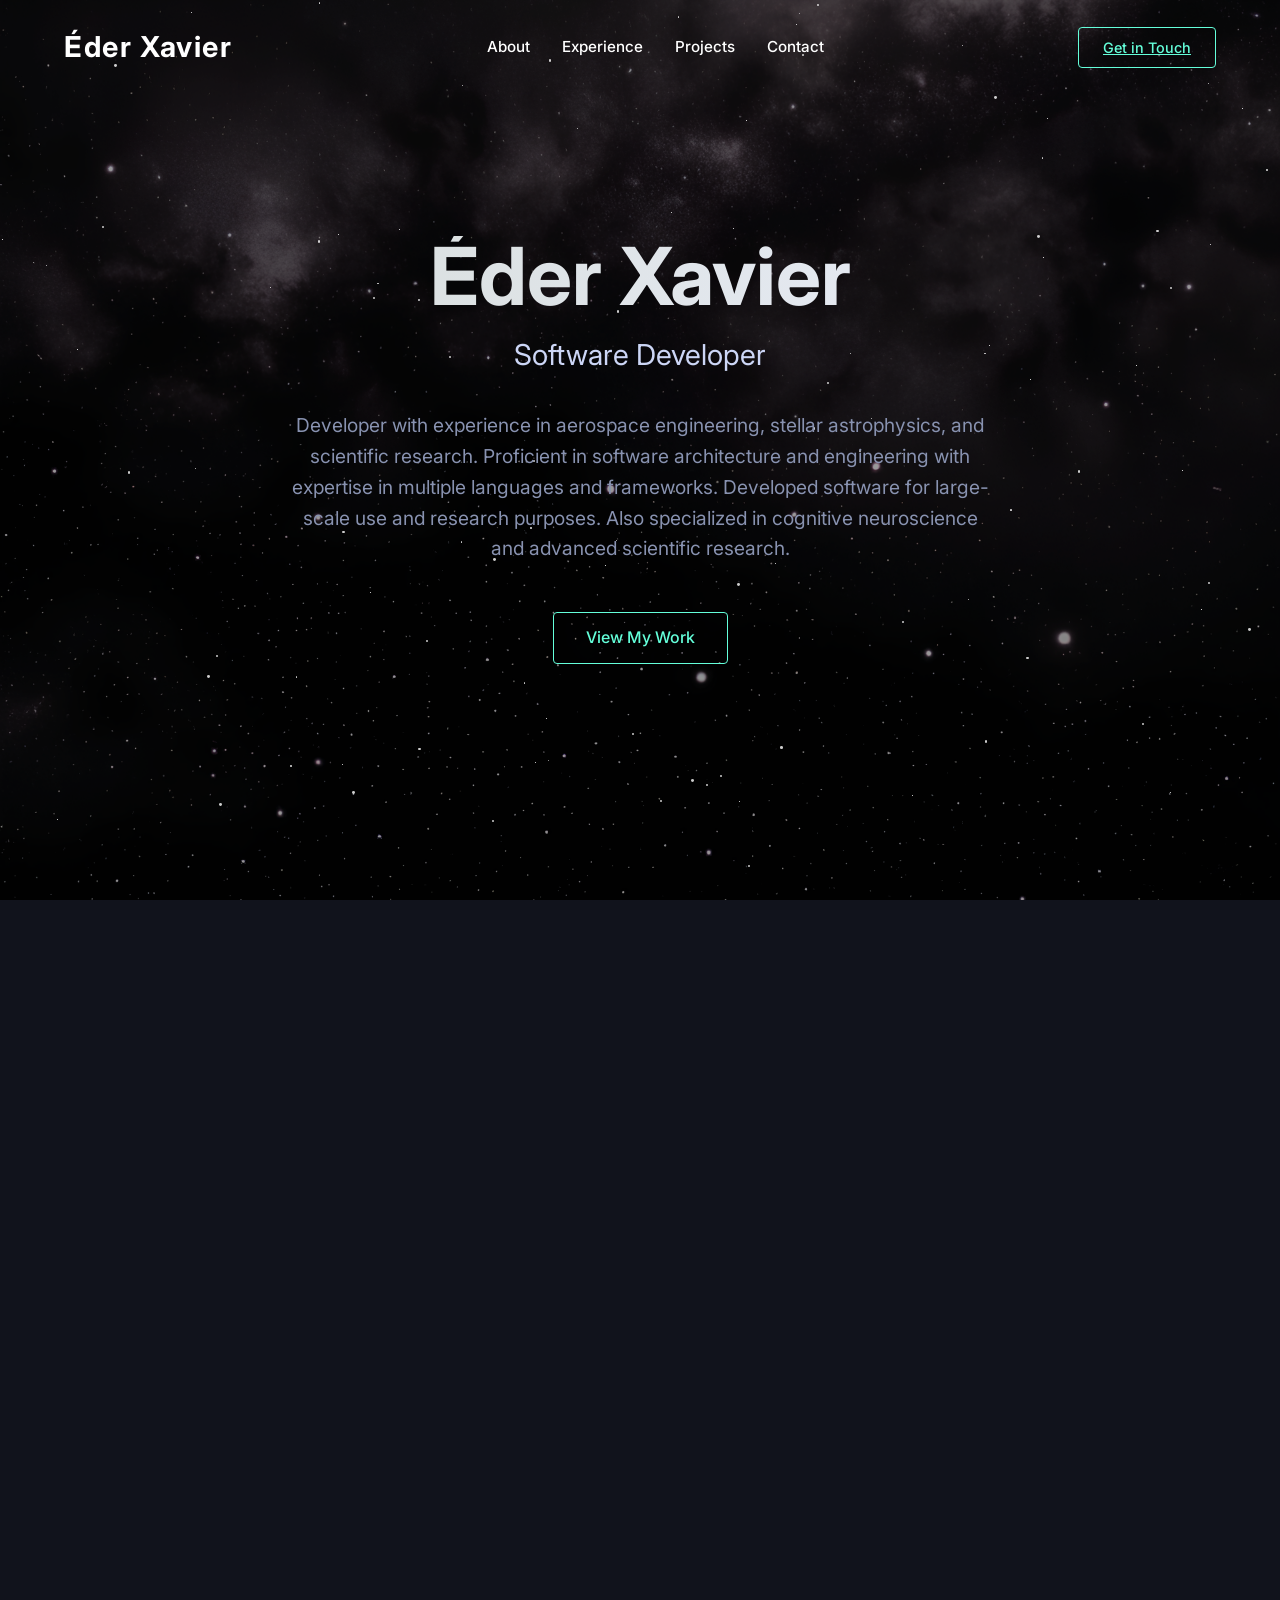
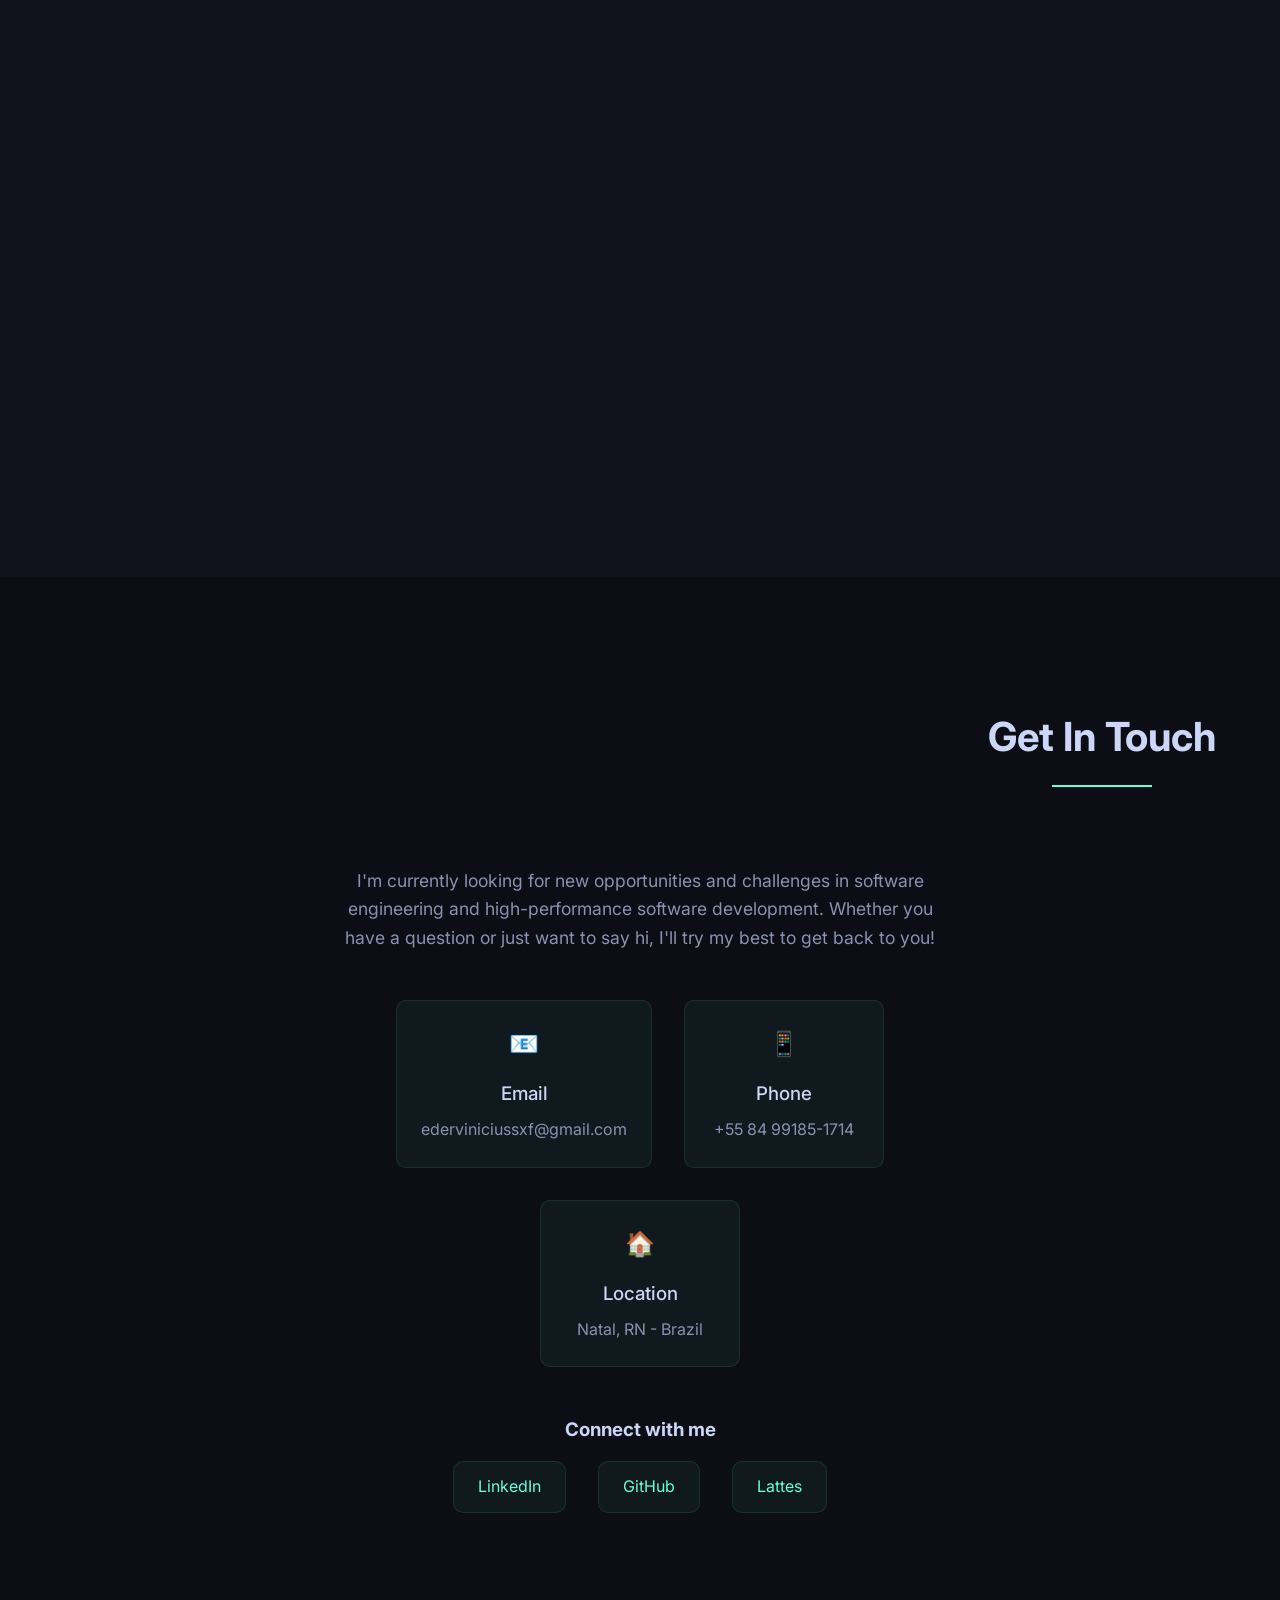
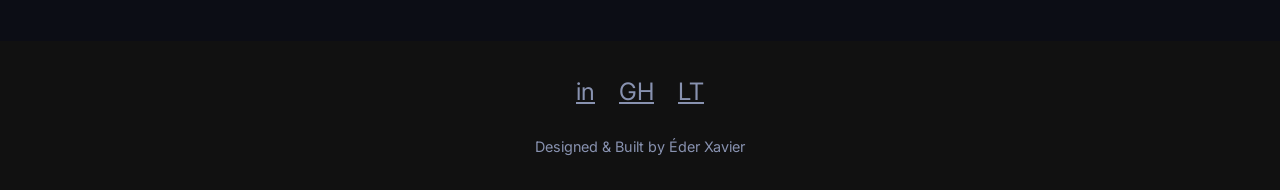
<file: old_versions/test3.html>
<!DOCTYPE html>
<html lang="en">
<head>
    <meta charset="UTF-8">
    <meta name="viewport" content="width=device-width, initial-scale=1.0">
    <title>Éder Xavier - Software Developer</title>
    <link href="https://fonts.googleapis.com/css2?family=Inter:wght@300;400;500;600;700&display=swap" rel="stylesheet">
    <style>
        /* Reset and base styles */
        * {
            margin: 0;
            padding: 0;
            box-sizing: border-box;
        }
        
        body {
            font-family: 'Inter', -apple-system, BlinkMacSystemFont, 'Segoe UI', Roboto, Oxygen, Ubuntu, Cantarell, sans-serif;
            background-color: #000;
            color: #fff;
            overflow-x: hidden;
            line-height: 1.6;
        }
        
        /* Custom scrollbar */
        ::-webkit-scrollbar {
            width: 8px;
        }
        
        ::-webkit-scrollbar-track {
            background: transparent;
        }
        
        ::-webkit-scrollbar-thumb {
            background: rgba(255, 255, 255, 0.2);
            border-radius: 4px;
        }
        
        ::-webkit-scrollbar-thumb:hover {
            background: rgba(255, 255, 255, 0.4);
        }
        
        /* Header styles */
        header {
            position: fixed;
            top: 0;
            left: 0;
            width: 100%;
            z-index: 1000;
            padding: 1.5rem 5%;
            display: flex;
            justify-content: space-between;
            align-items: center;
            transition: all 0.3s ease;
        }
        
        header.scrolled {
            background: rgba(0, 0, 0, 0.8);
            backdrop-filter: blur(10px);
            box-shadow: 0 10px 30px rgba(0, 0, 0, 0.2);
        }
        
        .logo {
            font-size: 1.8rem;
            font-weight: 700;
            letter-spacing: 0.1rem;
            cursor: pointer;
            color: #fff;
        }
        
        .nav-links {
            display: flex;
            gap: 2rem;
        }
        
        .nav-links a {
            color: white;
            text-decoration: none;
            transition: all 0.3s ease;
            font-weight: 500;
            font-size: 0.95rem;
        }
        
        .nav-links a:hover {
            color: #64ffda;
        }
        
        .contact-button {
            background: transparent;
            border: 1px solid #64ffda;
            color: #64ffda;
            padding: 0.5rem 1.5rem;
            border-radius: 4px;
            font-size: 0.9rem;
            font-weight: 500;
            cursor: pointer;
            transition: all 0.3s ease;
            display: flex;
            align-items: center;
            gap: 0.5rem;
        }
        
        .contact-button:hover {
            background: rgba(100, 255, 218, 0.1);
        }
        
        /* Hero section */
        .hero {
            height: 100vh;
            position: relative;
            display: flex;
            align-items: center;
            justify-content: center;
            overflow: hidden;
        }
        
        .eclipse-container {
            position: absolute;
            top: 0;
            left: 0;
            width: 100%;
            height: 100%;
            z-index: 1;
            opacity: 0;
            transition: opacity 0.5s ease-in-out;
        }
        
        .eclipse {
            position: absolute;
            width: 100%;
            height: 100%;
            background: radial-gradient(circle at center, rgba(0, 0, 0, 0.8) 0%, rgba(0, 0, 0, 0.4) 50%, rgba(0, 0, 0, 0.8) 100%);
            clip-path: circle(50% at center);
            transform: translateX(-50%);
            animation: eclipse-move 3s ease-in-out forwards;
        }
        
        @keyframes eclipse-move {
            0% {
                transform: translateX(-100%);
            }
            50% {
                transform: translateX(0);
            }
            100% {
                transform: translateX(100%);
            }
        }
        
        .hero-background {
            position: absolute;
            top: 0;
            left: 0;
            width: 100%;
            height: 100%;
            background-image: url('space_background.png');
            background-size: cover;
            background-position: center;
            z-index: -1;
            filter: brightness(0.6);
        }
        
        .stars {
            position: absolute;
            top: 0;
            left: 0;
            width: 100%;
            height: 100%;
            z-index: -1;
        }
        
        .star {
            position: absolute;
            background: white;
            border-radius: 50%;
            opacity: 0.8;
            animation: twinkle 3s infinite alternate;
        }
        
        @keyframes twinkle {
            0% { opacity: 0.2; }
            100% { opacity: 1; }
        }
        
        .hero-content {
            position: relative;
            z-index: 2;
            text-align: center;
            max-width: 800px;
            padding: 0 2rem;
        }
        
        .hero-title {
            font-size: 5rem;
            font-weight: 700;
            margin-bottom: 1rem;
            line-height: 1;
            background: linear-gradient(90deg, #d9dfde, #e7ebf5);
            -webkit-background-clip: text;
            -webkit-text-fill-color: transparent;
            background-clip: text;
        }
        
        .hero-subtitle {
            font-size: 1.8rem;
            font-weight: 400;
            margin-bottom: 2rem;
            color: #ccd6f6;
        }
        
        .hero-description {
            font-size: 1.2rem;
            margin-bottom: 3rem;
            color: #8892b0;
            max-width: 700px;
            margin-left: auto;
            margin-right: auto;
        }
        
        .cta-button {
            background: transparent;
            color: #64ffda;
            padding: 0.75rem 2rem;
            border: 1px solid #64ffda;
            border-radius: 4px;
            font-size: 1rem;
            font-weight: 500;
            cursor: pointer;
            transition: all 0.3s ease;
            text-decoration: none;
            display: inline-block;
        }
        
        .cta-button:hover {
            background: rgba(100, 255, 218, 0.1);
        }
        
        /* Section styles */
        .section {
            padding: 8rem 5%;
            position: relative;
        }
        
        .section-title {
            font-size: 2.5rem;
            font-weight: 700;
            margin-bottom: 5rem;
            text-align: center;
            color: #ccd6f6;
            position: relative;
            display: inline-block;
            left: 50%;
            transform: translateX(-50%);
        }
        
        .section-title::after {
            content: '';
            display: block;
            width: 100px;
            height: 2px;
            background: #64ffda;
            margin: 1rem auto 0;
        }
        
        /* About section */
        .about {
            background: rgba(22, 24, 35, 0.8);
            backdrop-filter: blur(10px);
        }
        
        .about-content {
            max-width: 900px;
            margin: 0 auto;
            display: grid;
            grid-template-columns: 1fr 2fr;
            gap: 4rem;
            align-items: center;
        }
        
        .about-image {
            width: 100%;
            height: 400px;
            background: url('space_background.png') no-repeat center;
            background-size: cover;
            border-radius: 10px;
            box-shadow: 0 20px 40px rgba(0, 0, 0, 0.3);
        }
        
        .about-text {
            color: #8892b0;
        }
        
        .about-text p {
            margin-bottom: 1.5rem;
        }
        
        .skills-list {
            display: grid;
            grid-template-columns: repeat(auto-fit, minmax(200px, 1fr));
            gap: 1rem;
            margin-top: 2rem;
        }
        
        .skill-item {
            background: rgba(100, 255, 218, 0.1);
            padding: 0.75rem;
            border-radius: 4px;
            border: 1px solid rgba(100, 255, 218, 0.2);
        }
        
        /* Experience section */
        .experience {
            background: rgba(15, 17, 27, 0.8);
            backdrop-filter: blur(10px);
        }
        
        .timeline {
            max-width: 800px;
            margin: 0 auto;
        }
        
        .timeline-item {
            margin-bottom: 3rem;
            position: relative;
            padding-left: 2rem;
        }
        
        .timeline-item::before {
            content: '';
            position: absolute;
            left: 0;
            top: 0.75rem;
            width: 12px;
            height: 12px;
            background: #64ffda;
            border-radius: 50%;
            border: 3px solid #111;
        }
        
        .timeline-item::after {
            content: '';
            position: absolute;
            left: 5px;
            top: 20px;
            width: 2px;
            height: 100%;
            background: #64ffda;
        }
        
        .timeline-item:last-child::after {
            display: none;
        }
        
        .timeline-period {
            color: #64ffda;
            font-weight: 500;
            margin-bottom: 0.5rem;
            font-size: 0.9rem;
        }
        
        .timeline-title {
            font-size: 1.4rem;
            font-weight: 600;
            margin-bottom: 0.5rem;
            color: #ccd6f6;
        }
        
        .timeline-subtitle {
            color: #8892b0;
            margin-bottom: 1rem;
            font-size: 1.1rem;
        }
        
        .timeline-description {
            color: #8892b0;
            margin-bottom: 1rem;
        }
        
        .timeline-achievements {
            margin-top: 1rem;
        }
        
        .achievement-item {
            margin-bottom: 0.5rem;
            padding-left: 1.2rem;
            position: relative;
        }
        
        .achievement-item::before {
            content: '▹';
            position: absolute;
            left: 0;
            color: #64ffda;
        }
        
        /* Projects section */
        .projects {
            background: rgba(22, 24, 35, 0.8);
            backdrop-filter: blur(10px);
        }
        
        .projects-grid {
            display: grid;
            grid-template-columns: repeat(auto-fit, minmax(300px, 1fr));
            gap: 2rem;
            max-width: 1200px;
            margin: 0 auto;
        }
        
        .project-card {
            background: rgba(100, 255, 218, 0.05);
            border: 1px solid rgba(100, 255, 218, 0.1);
            border-radius: 10px;
            overflow: hidden;
            transition: all 0.3s ease;
            position: relative;
            height: 350px;
        }
        
        .project-card:hover {
            transform: translateY(-10px);
            box-shadow: 0 20px 40px rgba(0, 0, 0, 0.3);
            border-color: rgba(100, 255, 218, 0.3);
        }
        
        .project-image {
            height: 180px;
            background: url('#') no-repeat center;
            background-size: cover;
            position: relative;
        }
        
        .project-overlay {
            position: absolute;
            top: 0;
            left: 0;
            width: 100%;
            height: 100%;
            background: rgba(0, 0, 0, 0.5);
            display: flex;
            align-items: center;
            justify-content: center;
            opacity: 0;
            transition: all 0.3s ease;
        }
        
        .project-card:hover .project-overlay {
            opacity: 1;
        }
        
        .project-link {
            color: #64ffda;
            text-decoration: none;
            padding: 0.5rem 1.5rem;
            border: 1px solid #64ffda;
            border-radius: 4px;
            transition: all 0.3s ease;
        }
        
        .project-link:hover {
            background: #64ffda;
            color: #111;
        }
        
        .project-content {
            padding: 1.5rem;
        }
        
        .project-title {
            font-size: 1.3rem;
            font-weight: 600;
            margin-bottom: 0.5rem;
            color: #ccd6f6;
        }
        
        .project-tech {
            color: #64ffda;
            font-size: 0.9rem;
            margin-bottom: 1rem;
            font-weight: 500;
        }
        
        .project-description {
            color: #8892b0;
            font-size: 0.95rem;
        }
        
        /* Contact section */
        .contact {
            background: rgba(15, 17, 27, 0.8);
            backdrop-filter: blur(10px);
            text-align: center;
        }
        
        .contact-content {
            max-width: 600px;
            margin: 0 auto;
        }
        
        .contact-description {
            color: #8892b0;
            margin-bottom: 3rem;
            font-size: 1.1rem;
        }
        
        .contact-methods {
            display: flex;
            justify-content: center;
            gap: 2rem;
            flex-wrap: wrap;
        }
        
        .contact-item {
            background: rgba(100, 255, 218, 0.05);
            border: 1px solid rgba(100, 255, 218, 0.1);
            padding: 1.5rem;
            border-radius: 10px;
            min-width: 200px;
            transition: all 0.3s ease;
        }
        
        .contact-item:hover {
            border-color: rgba(100, 255, 218, 0.3);
            transform: translateY(-5px);
        }
        
        .contact-icon {
            font-size: 1.5rem;
            color: #64ffda;
            margin-bottom: 1rem;
        }
        
        .contact-label {
            color: #ccd6f6;
            font-weight: 500;
            margin-bottom: 0.5rem;
        }
        
        .contact-info {
            color: #8892b0;
        }
        
        .contact-link {
            color: #64ffda;
            text-decoration: none;
            transition: all 0.3s ease;
        }
        
        .contact-link:hover {
            text-decoration: underline;
        }
        
        /* Footer */
        footer {
            background: #111;
            padding: 2rem 5%;
            text-align: center;
            color: #8892b0;
            font-size: 0.9rem;
        }
        
        .footer-content {
            max-width: 1200px;
            margin: 0 auto;
        }
        
        .social-links {
            display: flex;
            justify-content: center;
            gap: 1.5rem;
            margin-bottom: 1.5rem;
        }
        
        .social-link {
            color: #8892b0;
            font-size: 1.5rem;
            transition: all 0.3s ease;
        }
        
        .social-link:hover {
            color: #64ffda;
        }
        
        /* Responsive adjustments */
        @media (max-width: 1024px) {
            .hero-title {
                font-size: 4rem;
            }
            
            .hero-subtitle {
                font-size: 1.5rem;
            }
            
            .about-content {
                grid-template-columns: 1fr;
                gap: 2rem;
            }
            
            .about-image {
                height: 300px;
            }
        }
        
        @media (max-width: 768px) {
            .hero-title {
                font-size: 3rem;
            }
            
            .hero-subtitle {
                font-size: 1.3rem;
            }
            
            .hero-description {
                font-size: 1.1rem;
            }
            
            .section-title {
                font-size: 2rem;
            }
            
            .nav-links {
                display: none;
            }
            
            .contact-button {
                display: none;
            }
            
            .about-content {
                padding: 0 1rem;
            }
            
            .timeline-item {
                padding-left: 1.5rem;
            }
            
            .timeline-item::before {
                width: 10px;
                height: 10px;
            }
            
            .timeline-item::after {
                left: 3px;
            }
        }
        
        @media (max-width: 480px) {
            .hero-title {
                font-size: 2.5rem;
            }
            
            .section {
                padding: 6rem 5%;
            }
            
            .section-title {
                font-size: 1.8rem;
            }
            
            .contact-methods {
                flex-direction: column;
                align-items: center;
            }
            
            .contact-item {
                width: 100%;
                max-width: 300px;
            }
        }
    </style>
</head>
<body>
    <!-- Header -->
    <header id="header">
        <div class="logo">Éder Xavier</div>
        <nav class="nav-links">
            <a href="#about">About</a>
            <a href="#experience">Experience</a>
            <a href="#projects">Projects</a>
            <a href="#contact">Contact</a>
        </nav>
        <a href="#contact" class="contact-button">Get in Touch</a>
    </header>

    <!-- Hero Section -->
    <section class="hero">
        <div class="hero-background"></div>
        <div class="stars" id="stars"></div>
        <div class="eclipse-container">
            <div class="eclipse"></div>
        </div>
        <div class="hero-content">
            <h1 class="hero-title">Éder Xavier</h1>
            <p class="hero-subtitle">Software Developer</p>
            <p class="hero-description">Developer with experience in aerospace engineering, stellar astrophysics, and scientific research. Proficient in software architecture and engineering with expertise in multiple languages and frameworks. Developed software for large-scale use and research purposes. Also specialized in cognitive neuroscience and advanced scientific research.</p>
            <a href="#projects" class="cta-button">View My Work</a>
        </div>
    </section>

    <!-- About Section -->
    <section id="about" class="section about">
        <h2 class="section-title">About Me</h2>
        <div class="about-content">
            <div class="about-image"></div>
            <div class="about-text">
                <p>Software Developer with experience in aerospace engineering, stellar astrophysics, and scientific research. Proficient in software architecture and engineering with expertise in multiple languages and frameworks. Developed software for large-scale use and research purposes. Also specialized in cognitive neuroscience and advanced scientific research.</p>
                <p>Gold medalist at the Brazilian Rocket Show (MOBFOG) and multiple awards in scientific olympiads. Seeking challenging opportunities in software engineering and high-performance software development.</p>
                
                <h3 style="color: #ccd6f6; margin: 2rem 0 1rem;">Technical Skills</h3>
                <div class="skills-list">
                    <div class="skill-item">Python</div>
                    <div class="skill-item">JavaScript</div>
                    <div class="skill-item">Java</div>
                    <div class="skill-item">TypeScript</div>
                    <div class="skill-item">Dart</div>
                    <div class="skill-item">C#</div>
                    <div class="skill-item">C++</div>
                    <div class="skill-item">PHP</div>
                    <div class="skill-item">Django</div>
                    <div class="skill-item">Flutter</div>
                    <div class="skill-item">React</div>
                    <div class="skill-item">Angular</div>
                    <div class="skill-item">Node.js</div>
                    <div class="skill-item">Spring Boot</div>
                    <div class="skill-item">HTML/CSS</div>
                    <div class="skill-item">Machine Learning</div>
                    <div class="skill-item">LLMs</div>
                    <div class="skill-item">REST APIs</div>
                    <div class="skill-item">Git</div>
                    <div class="skill-item">Docker</div>
                </div>
            </div>
        </div>
    </section>

    <!-- Experience Section -->
    <section id="experience" class="section experience">
        <h2 class="section-title">Experience & Education</h2>
        <div class="timeline">
            <div class="timeline-item">
                <div class="timeline-period">2024 - Present</div>
                <h3 class="timeline-title">Graduation in Systems Analysis and Development</h3>
                <p class="timeline-subtitle">Brazilian Union of Colleges (UniBf)</p>
                <div class="timeline-description">
                    <p>Developing "Indie", a platform focused on scientific production, collaboration, and publication. Built with Django, various APIs, JSON calls, and JavaScript for functionality, with frontend in HTML and CSS. The software follows agile development methodologies with a client-server and microservices architecture. Registered with INPI and participating in the startup NE program.</p>
                    <p>Building a catalog to store data from over 250 stellar binary systems using data from telescopes like TESS and Kepler. Published in the journal Monthly Notices of the Royal Astronomical Society (Qualis A1).</p>
                    <p>Scientific initiation in neuroscience, working with sleep electrophysiology analysis in the context of lucid dreams. Developing tools to automate EEG analysis and automatic sleep staging using machine learning.</p>
                    <p>Scientific initiation in software architecture in the context of digital twins. Initially working on developing a new version of the SysADL architecture language, followed by a simulation tool for the language architecture.</p>
                    <p>Developing the "Devaneios" application in partnership with researchers from the UFRN Brain Institute. The app measures mental wandering states in patients with or without psychedelics, functioning as an API to send user data to a platform where researchers can analyze normalized data in graphical form.</p>
                </div>
            </div>
            
            <div class="timeline-item">
                <div class="timeline-period">2022 - Present</div>
                <h3 class="timeline-title">Graduation in Science and Technology</h3>
                <p class="timeline-subtitle">Federal University of Rio Grande do Norte (UFRN)</p>
                <div class="timeline-achievements">
                    <ul>
                        <li class="achievement-item">2nd Place in the Highlight Scientific and Technological Work Category, UFRN</li>
                        <li class="achievement-item">Gold Medal, MOBFOG (Brazilian Rocket Show)</li>
                        <li class="achievement-item">Merit Award, ONC (National Science Olympiad)</li>
                        <li class="achievement-item">Honorable Mention, ONHB (National Brazilian History Olympiad)</li>
                    </ul>
                </div>
            </div>
            
            <div class="timeline-item">
                <div class="timeline-period">2022 - 2023</div>
                <h3 class="timeline-title">Junior Scientific Initiation Scholar (ICjr)</h3>
                <p class="timeline-subtitle">OBA/MOBFOG</p>
                <div class="timeline-description">
                    <p>Focused on the scientific method applied to aerospace engineering. Conducted various experimental and theoretical work on rocket construction. Notably developed software to calculate the velocity of multi-stage rockets using Python with a Tkinter interface.</p>
                </div>
            </div>
            
            <div class="timeline-item">
                <div class="timeline-period">2022 - 2024</div>
                <h3 class="timeline-title">Stellar Astrophysics Researcher</h3>
                <p class="timeline-subtitle">Research on exoplanets in compact binary systems</p>
                <div class="timeline-description">
                    <p>Discovered evidence of a potential exoplanet and searched for confirmation of another. Developed the astrophysics team's platform and an automated exoplanet candidate detection tool using Django, APIs, and domain-specific libraries.</p>
                </div>
            </div>
            
            <div class="timeline-item">
                <div class="timeline-period">2021 - 2022</div>
                <h3 class="timeline-title">Secondary Education</h3>
                <p class="timeline-subtitle">Salesiano São José College, Natal/RN</p>
            </div>
        </div>
    </section>

    <!-- Projects Section -->
    <section id="projects" class="section projects">
        <h2 class="section-title">Notable Projects</h2>
        <div class="projects-grid">
            <div class="project-card">
                <div class="project-image">
                    <div class="project-overlay">
                        <a href="https://github.com/eder-xavier/" target="_blank" class="project-link">View Code</a>
                    </div>
                </div>
                <div class="project-content">
                    <h3 class="project-title">"Indie" Scientific Platform</h3>
                    <p class="project-tech">Django, JavaScript, HTML/CSS, REST APIs</p>
                    <p class="project-description">A platform for scientific production, collaboration, and publication with client-server architecture and microservices. Registered with INPI and participating in the startup NE program.</p>
                </div>
            </div>
            
            <div class="project-card">
                <div class="project-image">
                    <div class="project-overlay">
                        <a href="https://titan.ect.ufrn.br/papers/tertiarycandidatescatalog/favicon_home/" target="_blank" class="project-link">View Project</a>
                    </div>
                </div>
                <div class="project-content">
                    <h3 class="project-title">Stellar Binary Systems Catalog</h3>
                    <p class="project-tech">Django, PostgreSQL, REST APIs</p>
                    <p class="project-description">A catalog storing data from over 250 stellar binary systems using data from TESS and Kepler telescopes. Resulted in publication in Monthly Notices of the Royal Astronomical Society (Qualis A1).</p>
                </div>
            </div>
            
            <div class="project-card">
                <div class="project-image">
                    <div class="project-overlay">
                        <a href="https://titan.ect.ufrn.br/extrassolar/" target="_blank" class="project-link">View Project</a>
                    </div>
                </div>
                <div class="project-content">
                    <h3 class="project-title">Exoplanet Detection Platform</h3>
                    <p class="project-tech">Django, Python, Data Analysis Libraries</p>
                    <p class="project-description">Platform for astrophysics team with automated exoplanet candidate detection tools. Contributed to the discovery of evidence of a potential exoplanet.</p>
                </div>
            </div>
            
            <div class="project-card">
                <div class="project-image">
                    <div class="project-overlay">
                        <a href="https://github.com/eder-xavier/" target="_blank" class="project-link">View Code</a>
                    </div>
                </div>
                <div class="project-content">
                    <h3 class="project-title">Rocket Velocity Calculator</h3>
                    <p class="project-tech">Python, Tkinter</p>
                    <p class="project-description">Software to calculate the velocity of multi-stage rockets, developed during my scientific initiation in aerospace engineering.</p>
                </div>
            </div>
            
            <div class="project-card">
                <div class="project-image">
                    <div class="project-overlay">
                        <a href="https://github.com/eder-xavier/" target="_blank" class="project-link">View Code</a>
                    </div>
                </div>
                <div class="project-content">
                    <h3 class="project-title">Devaneios App</h3>
                    <p class="project-tech">React Native, Mobile APIs</p>
                    <p class="project-description">Application to measure mental wandering states in patients with or without psychedelics, developed in partnership with UFRN Brain Institute researchers.</p>
                </div>
            </div>
            
            <div class="project-card">
                <div class="project-image">
                    <div class="project-overlay">
                        <a href="https://github.com/eder-xavier/" target="_blank" class="project-link">View Code</a>
                    </div>
                </div>
                <div class="project-content">
                    <h3 class="project-title">Digital Twins Architecture</h3>
                    <p class="project-tech">SysADL, Software Architecture, Simulation</p>
                    <p class="project-description">Working on developing a new version of the SysADL architecture language and a simulation tool for the language architecture in the context of digital twins.</p>
                </div>
            </div>
        </div>
    </section>

    <!-- Contact Section -->
    <section id="contact" class="section contact">
        <h2 class="section-title">Get In Touch</h2>
        <div class="contact-content">
            <p class="contact-description">I'm currently looking for new opportunities and challenges in software engineering and high-performance software development. Whether you have a question or just want to say hi, I'll try my best to get back to you!</p>
            
            <div class="contact-methods">
                <div class="contact-item">
                    <div class="contact-icon">📧</div>
                    <h3 class="contact-label">Email</h3>
                    <p class="contact-info">ederviniciussxf@gmail.com</p>
                </div>
                
                <div class="contact-item">
                    <div class="contact-icon">📱</div>
                    <h3 class="contact-label">Phone</h3>
                    <p class="contact-info">+55 84 99185-1714</p>
                </div>
                
                <div class="contact-item">
                    <div class="contact-icon">🏠</div>
                    <h3 class="contact-label">Location</h3>
                    <p class="contact-info">Natal, RN - Brazil</p>
                </div>
            </div>
            
            <div style="margin-top: 3rem;">
                <h3 style="color: #ccd6f6; margin-bottom: 1rem;">Connect with me</h3>
                <div class="contact-methods" style="justify-content: center;">
                    <a href="https://www.linkedin.com/in/%C3%A9der-xavier-683129297" target="_blank" class="contact-link">
                        <div class="contact-item" style="min-width: auto; padding: 0.75rem 1.5rem;">
                            LinkedIn
                        </div>
                    </a>
                    
                    <a href="https://github.com/eder-xavier/" target="_blank" class="contact-link">
                        <div class="contact-item" style="min-width: auto; padding: 0.75rem 1.5rem;">
                            GitHub
                        </div>
                    </a>
                    
                    <a href="http://lattes.cnpq.br/1606641179245455" target="_blank" class="contact-link">
                        <div class="contact-item" style="min-width: auto; padding: 0.75rem 1.5rem;">
                            Lattes
                        </div>
                    </a>
                </div>
            </div>
        </div>
    </section>

    <!-- Footer -->
    <footer>
        <div class="footer-content">
            <div class="social-links">
                <a href="https://www.linkedin.com/in/%C3%A9der-xavier-683129297" target="_blank" class="social-link">in</a>
                <a href="https://github.com/eder-xavier/" target="_blank" class="social-link">GH</a>
                <a href="http://lattes.cnpq.br/1606641179245455" target="_blank" class="social-link">LT</a>
            </div>
            <p>Designed & Built by Éder Xavier</p>
        </div>
    </footer>

    <script>
        // Create stars for the background
        function createStars() {
            const starsContainer = document.getElementById('stars');
            const starCount = 100;
            
            for (let i = 0; i < starCount; i++) {
                const star = document.createElement('div');
                star.classList.add('star');
                
                // Random position
                star.style.top = `${Math.random() * 100}%`;
                star.style.left = `${Math.random() * 100}%`;
                
                // Random size
                const size = Math.random() * 3;
                star.style.width = `${size}px`;
                star.style.height = `${size}px`;
                
                // Random animation delay
                star.style.animationDelay = `${Math.random() * 5}s`;
                
                starsContainer.appendChild(star);
            }
        }
        
        // Header scroll effect
        function handleScroll() {
            const header = document.getElementById('header');
            if (window.scrollY > 50) {
                header.classList.add('scrolled');
            } else {
                header.classList.remove('scrolled');
            }
        }
        
        // Smooth scrolling for navigation links
        document.querySelectorAll('a[href^="#"]').forEach(anchor => {
            anchor.addEventListener('click', function (e) {
                e.preventDefault();
                
                const targetId = this.getAttribute('href');
                const targetElement = document.querySelector(targetId);
                
                if (targetElement) {
                    window.scrollTo({
                        top: targetElement.offsetTop - 80,
                        behavior: 'smooth'
                    });
                }
            });
        });
        
        // Initialize on load
        window.addEventListener('load', () => {
            createStars();
            handleScroll();
            
            // Animate the eclipse effect after a short delay
            setTimeout(() => {
                const eclipseContainer = document.querySelector('.eclipse-container');
                eclipseContainer.style.opacity = '1';
            }, 100);
        });
        
        // Add scroll event listener
        window.addEventListener('scroll', handleScroll);
    </script>
</body>
</html>
</file>
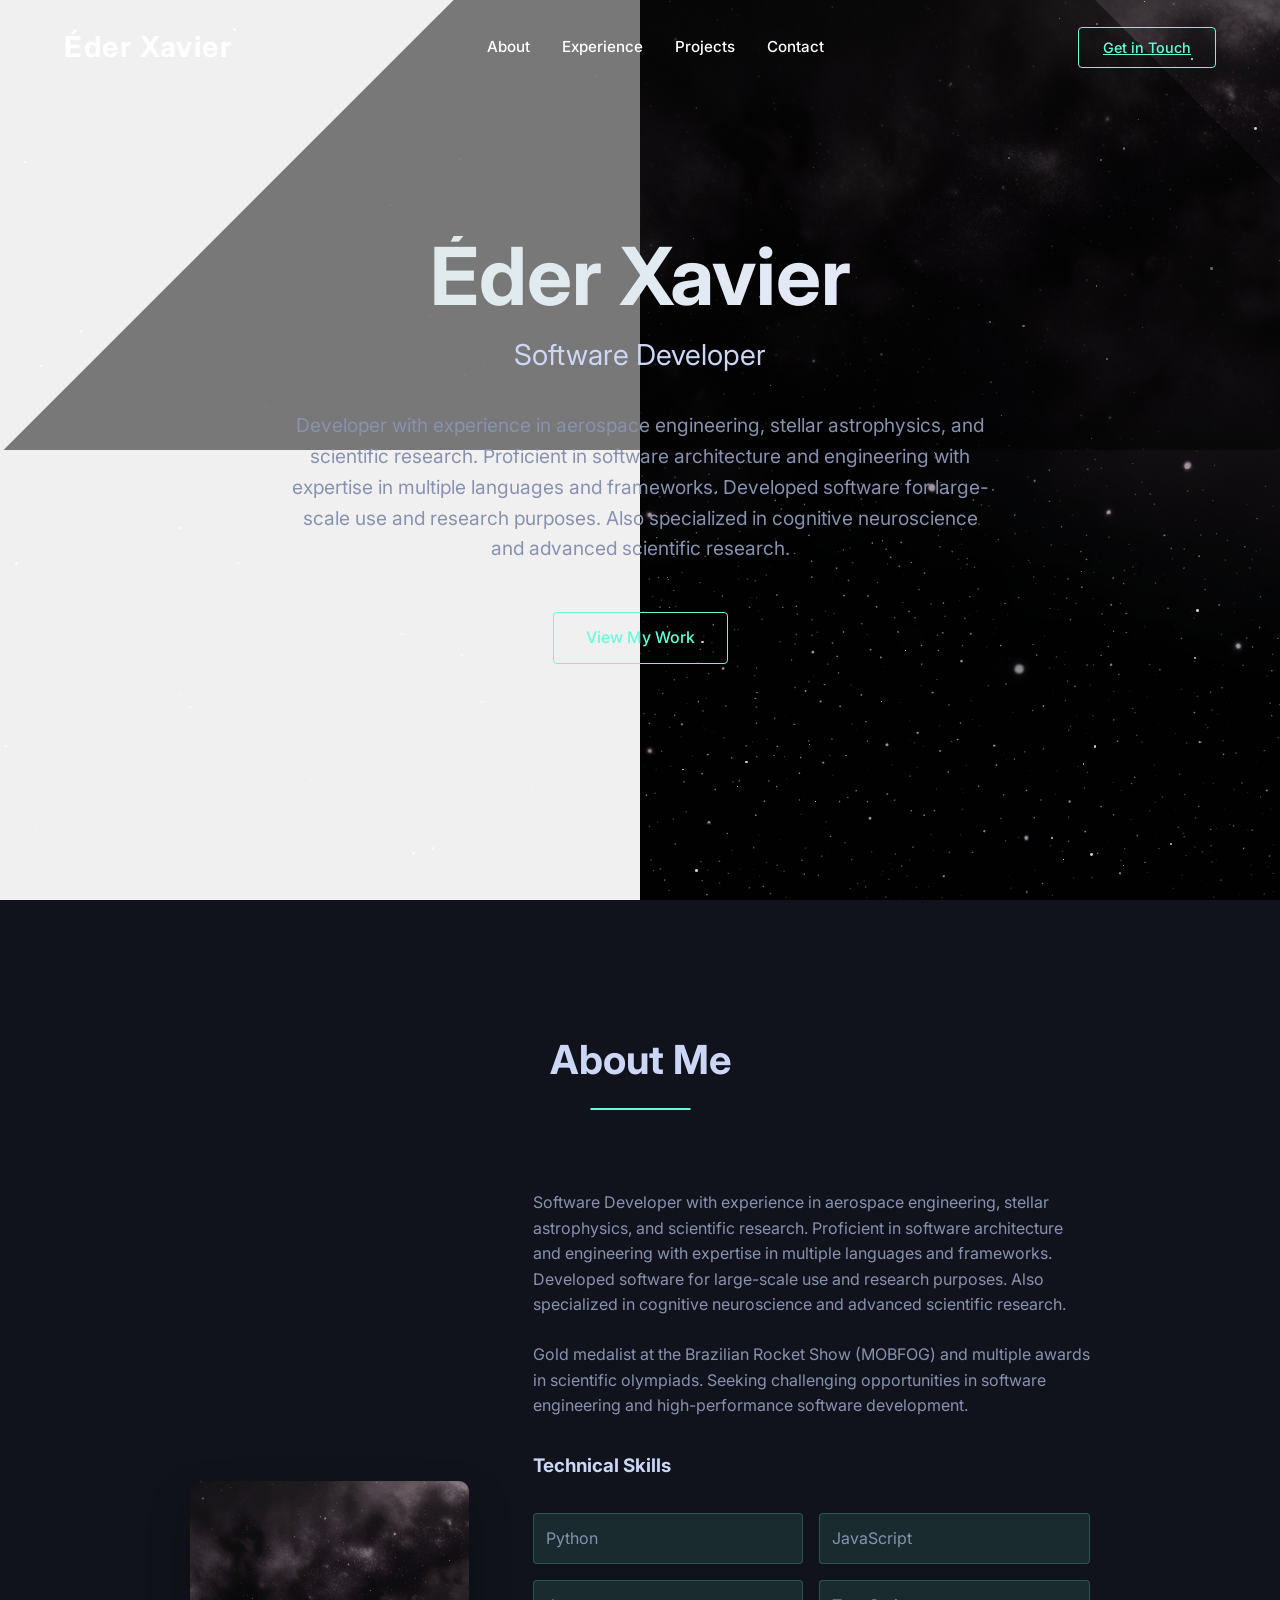
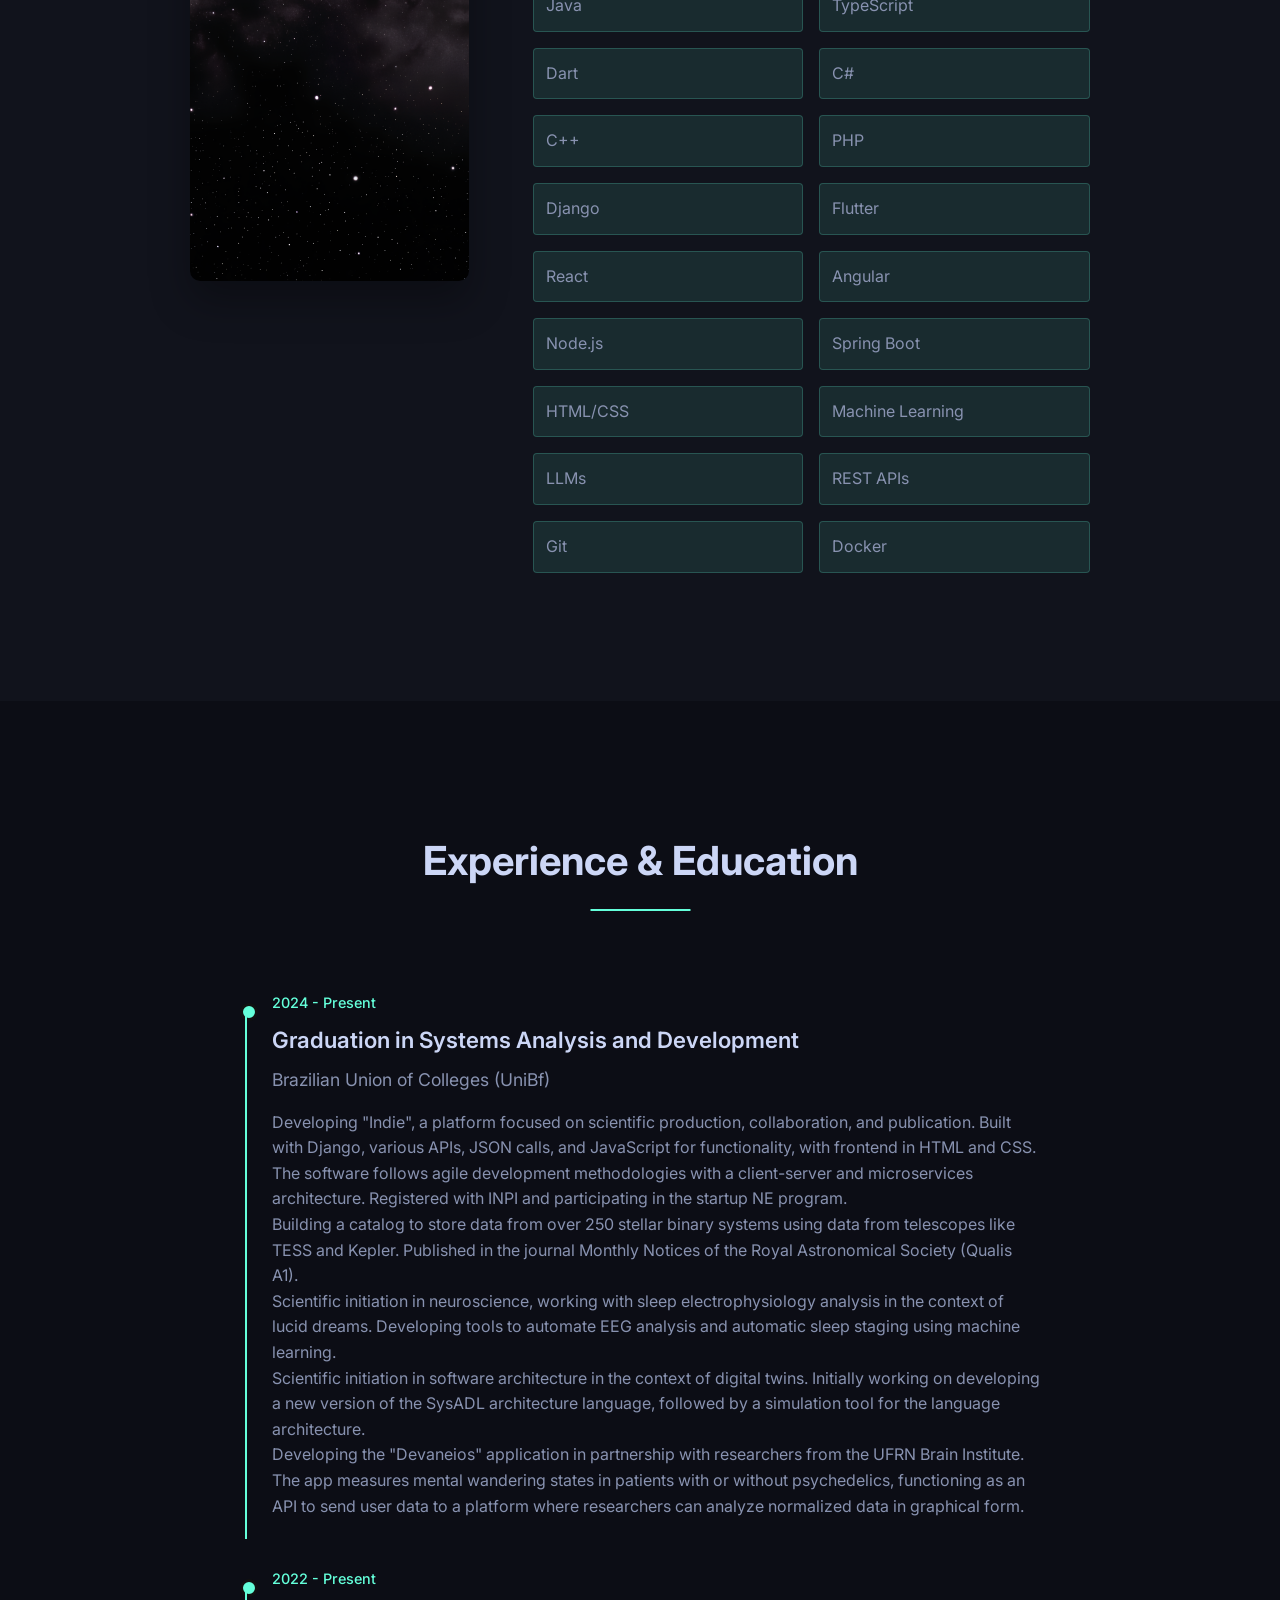
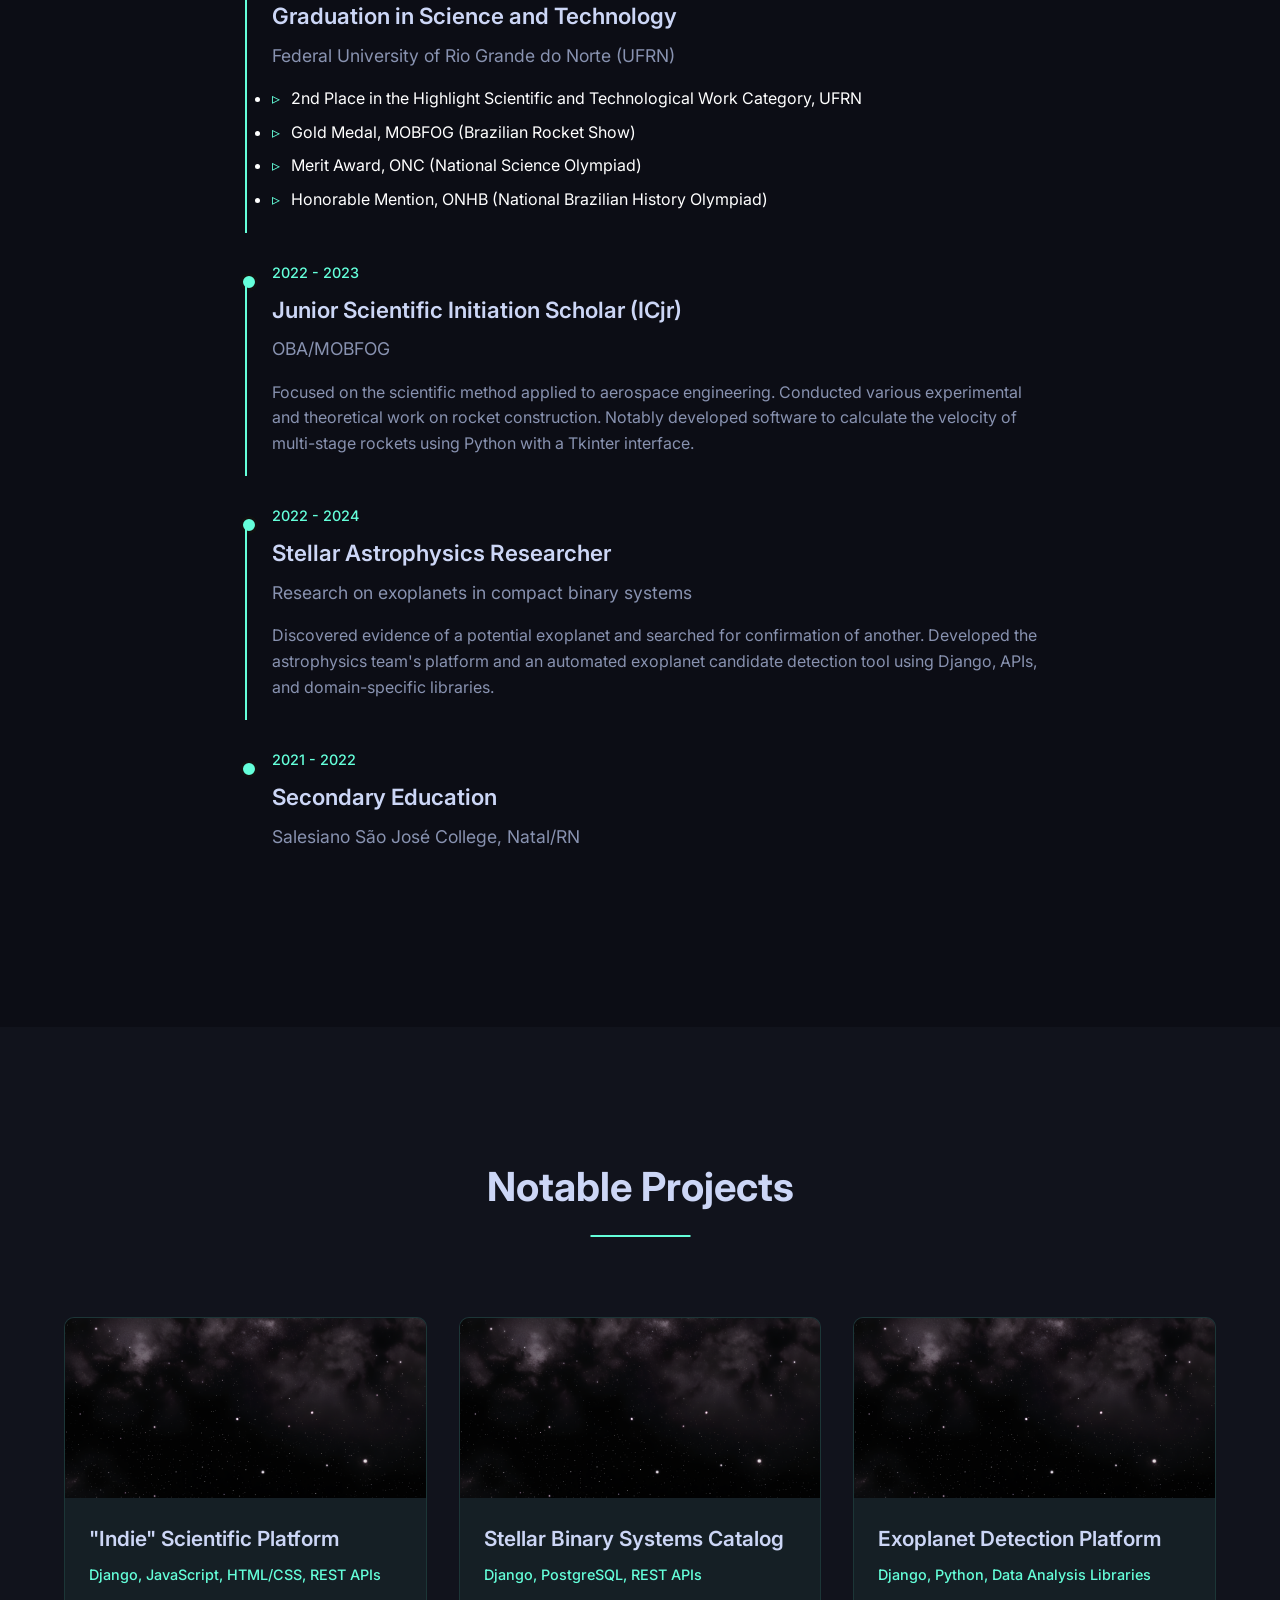
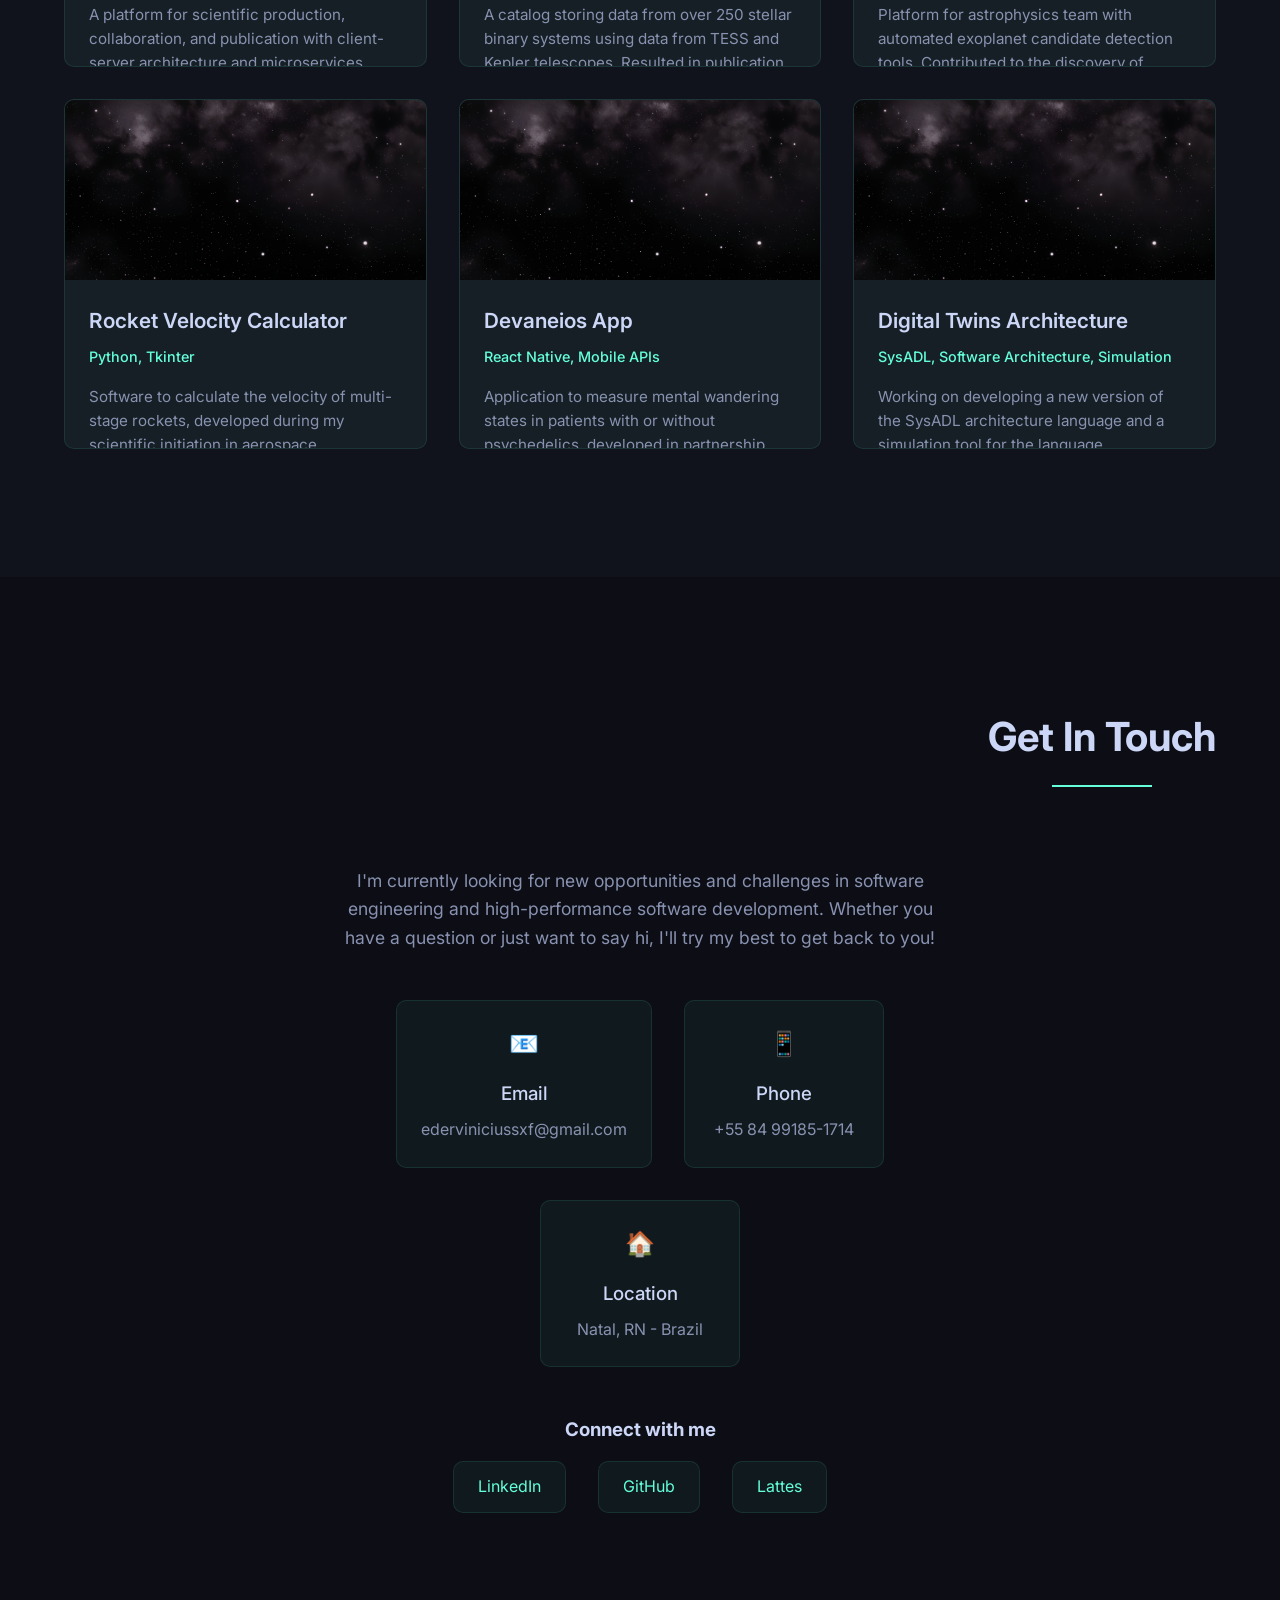
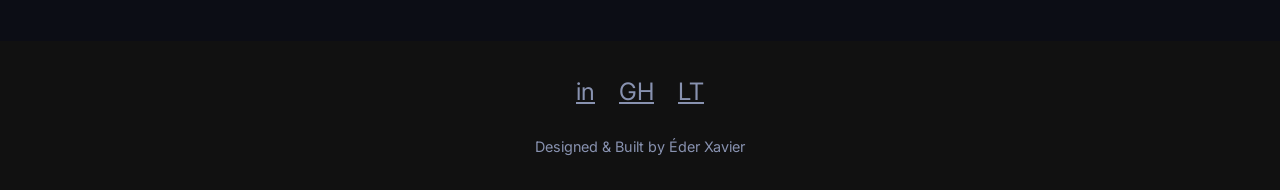
<file: old_versions/test4.html>
<!DOCTYPE html>
<html lang="en">
<head>
    <meta charset="UTF-8">
    <meta name="viewport" content="width=device-width, initial-scale=1.0">
    <title>Éder Xavier - Software Developer</title>
    <link href="https://fonts.googleapis.com/css2?family=Inter:wght@300;400;500;600;700&display=swap" rel="stylesheet">
    <style>
        /* Reset and base styles */
        * {
            margin: 0;
            padding: 0;
            box-sizing: border-box;
        }
        
        body {
            font-family: 'Inter', -apple-system, BlinkMacSystemFont, 'Segoe UI', Roboto, Oxygen, Ubuntu, Cantarell, sans-serif;
            background-color: #000;
            color: #fff;
            overflow-x: hidden;
            line-height: 1.6;
        }
        
        /* Custom scrollbar */
        ::-webkit-scrollbar {
            width: 8px;
        }
        
        ::-webkit-scrollbar-track {
            background: transparent;
        }
        
        ::-webkit-scrollbar-thumb {
            background: rgba(255, 255, 255, 0.2);
            border-radius: 4px;
        }
        
        ::-webkit-scrollbar-thumb:hover {
            background: rgba(255, 255, 255, 0.4);
        }
        
        /* Header styles */
        header {
            position: fixed;
            top: 0;
            left: 0;
            width: 100%;
            z-index: 1000;
            padding: 1.5rem 5%;
            display: flex;
            justify-content: space-between;
            align-items: center;
            transition: all 0.3s ease;
        }
        
        header.scrolled {
            background: rgba(0, 0, 0, 0.8);
            backdrop-filter: blur(10px);
            box-shadow: 0 10px 30px rgba(0, 0, 0, 0.2);
        }
        
        .logo {
            font-size: 1.8rem;
            font-weight: 700;
            letter-spacing: 0.1rem;
            cursor: pointer;
            color: #fff;
        }
        
        .nav-links {
            display: flex;
            gap: 2rem;
        }
        
        .nav-links a {
            color: white;
            text-decoration: none;
            transition: all 0.3s ease;
            font-weight: 500;
            font-size: 0.95rem;
        }
        
        .nav-links a:hover {
            color: #64ffda;
        }
        
        .contact-button {
            background: transparent;
            border: 1px solid #64ffda;
            color: #64ffda;
            padding: 0.5rem 1.5rem;
            border-radius: 4px;
            font-size: 0.9rem;
            font-weight: 500;
            cursor: pointer;
            transition: all 0.3s ease;
            display: flex;
            align-items: center;
            gap: 0.5rem;
        }
        
        .contact-button:hover {
            background: rgba(100, 255, 218, 0.1);
        }
        
        /* Hero section */
        .hero {
            height: 100vh;
            position: relative;
            display: flex;
            align-items: center;
            justify-content: center;
            overflow: hidden;
        }
        
        .split-container {
            position: absolute;
            top: 0;
            left: 0;
            width: 100%;
            height: 100%;
            z-index: 0;
        }
        
        .split-left {
            width: 50%;
            height: 100%;
            background: #f0f0f0;
            position: absolute;
            left: 0;
            z-index: 1;
            clip-path: polygon(0 0, 100% 0, 100% 100%, 0 100%);
            transition: transform 0.5s ease;
        }
        
        .split-right {
            width: 50%;
            height: 100%;
            background-image: url('space_background.png');
            background-size: cover;
            background-position: center;
            position: absolute;
            right: 0;
            z-index: 1;
            filter: brightness(0.6);
            transition: transform 0.5s ease;
        }
        
        .divider {
            position: absolute;
            top: 0;
            left: 0;
            width: 100%;
            height: 100%;
            background: linear-gradient(45deg, transparent 50%, rgba(0, 0, 0, 0.5) 50%);
            z-index: 2;
            transform: rotate(-45deg);
            transform-origin: center;
            transition: transform 0.5s ease;
        }
        
        .stars {
            position: absolute;
            top: 0;
            left: 0;
            width: 100%;
            height: 100%;
            z-index: 1;
        }
        
        .star {
            position: absolute;
            background: white;
            border-radius: 50%;
            opacity: 0.8;
            animation: twinkle 3s infinite alternate;
        }
        
        @keyframes twinkle {
            0% { opacity: 0.2; }
            100% { opacity: 1; }
        }
        
        .hero-content {
            position: relative;
            z-index: 3;
            text-align: center;
            max-width: 800px;
            padding: 0 2rem;
        }
        
        .hero-title {
            font-size: 5rem;
            font-weight: 700;
            margin-bottom: 1rem;
            line-height: 1;
            background: linear-gradient(90deg, #e0ebe9, #e3e8f9);
            -webkit-background-clip: text;
            -webkit-text-fill-color: transparent;
            background-clip: text;
        }
        
        .hero-subtitle {
            font-size: 1.8rem;
            font-weight: 400;
            margin-bottom: 2rem;
            color: #ccd6f6;
        }
        
        .hero-description {
            font-size: 1.2rem;
            margin-bottom: 3rem;
            color: #8892b0;
            max-width: 700px;
            margin-left: auto;
            margin-right: auto;
        }
        
        .cta-button {
            background: transparent;
            color: #64ffda;
            padding: 0.75rem 2rem;
            border: 1px solid #64ffda;
            border-radius: 4px;
            font-size: 1rem;
            font-weight: 500;
            cursor: pointer;
            transition: all 0.3s ease;
            text-decoration: none;
            display: inline-block;
        }
        
        .cta-button:hover {
            background: rgba(100, 255, 218, 0.1);
        }
        
        /* Section styles */
        .section {
            padding: 8rem 5%;
            position: relative;
        }
        
        .section-title {
            font-size: 2.5rem;
            font-weight: 700;
            margin-bottom: 5rem;
            text-align: center;
            color: #ccd6f6;
            position: relative;
            display: inline-block;
            left: 50%;
            transform: translateX(-50%);
        }
        
        .section-title::after {
            content: '';
            display: block;
            width: 100px;
            height: 2px;
            background: #64ffda;
            margin: 1rem auto 0;
        }
        
        /* About section */
        .about {
            background: rgba(22, 24, 35, 0.8);
            backdrop-filter: blur(10px);
        }
        
        .about-content {
            max-width: 900px;
            margin: 0 auto;
            display: grid;
            grid-template-columns: 1fr 2fr;
            gap: 4rem;
            align-items: center;
        }
        
        .about-image {
            width: 100%;
            height: 400px;
            background: url('space_background.png') no-repeat center;
            background-size: cover;
            border-radius: 10px;
            box-shadow: 0 20px 40px rgba(0, 0, 0, 0.3);
        }
        
        .about-text {
            color: #8892b0;
        }
        
        .about-text p {
            margin-bottom: 1.5rem;
        }
        
        .skills-list {
            display: grid;
            grid-template-columns: repeat(auto-fit, minmax(200px, 1fr));
            gap: 1rem;
            margin-top: 2rem;
        }
        
        .skill-item {
            background: rgba(100, 255, 218, 0.1);
            padding: 0.75rem;
            border-radius: 4px;
            border: 1px solid rgba(100, 255, 218, 0.2);
        }
        
        /* Experience section */
        .experience {
            background: rgba(15, 17, 27, 0.8);
            backdrop-filter: blur(10px);
        }
        
        .timeline {
            max-width: 800px;
            margin: 0 auto;
        }
        
        .timeline-item {
            margin-bottom: 3rem;
            position: relative;
            padding-left: 2rem;
        }
        
        .timeline-item::before {
            content: '';
            position: absolute;
            left: 0;
            top: 0.75rem;
            width: 12px;
            height: 12px;
            background: #64ffda;
            border-radius: 50%;
            border: 3px solid #111;
        }
        
        .timeline-item::after {
            content: '';
            position: absolute;
            left: 5px;
            top: 20px;
            width: 2px;
            height: 100%;
            background: #64ffda;
        }
        
        .timeline-item:last-child::after {
            display: none;
        }
        
        .timeline-period {
            color: #64ffda;
            font-weight: 500;
            margin-bottom: 0.5rem;
            font-size: 0.9rem;
        }
        
        .timeline-title {
            font-size: 1.4rem;
            font-weight: 600;
            margin-bottom: 0.5rem;
            color: #ccd6f6;
        }
        
        .timeline-subtitle {
            color: #8892b0;
            margin-bottom: 1rem;
            font-size: 1.1rem;
        }
        
        .timeline-description {
            color: #8892b0;
            margin-bottom: 1rem;
        }
        
        .timeline-achievements {
            margin-top: 1rem;
        }
        
        .achievement-item {
            margin-bottom: 0.5rem;
            padding-left: 1.2rem;
            position: relative;
        }
        
        .achievement-item::before {
            content: '▹';
            position: absolute;
            left: 0;
            color: #64ffda;
        }
        
        /* Projects section */
        .projects {
            background: rgba(22, 24, 35, 0.8);
            backdrop-filter: blur(10px);
        }
        
        .projects-grid {
            display: grid;
            grid-template-columns: repeat(auto-fit, minmax(300px, 1fr));
            gap: 2rem;
            max-width: 1200px;
            margin: 0 auto;
        }
        
        .project-card {
            background: rgba(100, 255, 218, 0.05);
            border: 1px solid rgba(100, 255, 218, 0.1);
            border-radius: 10px;
            overflow: hidden;
            transition: all 0.3s ease;
            position: relative;
            height: 350px;
        }
        
        .project-card:hover {
            transform: translateY(-10px);
            box-shadow: 0 20px 40px rgba(0, 0, 0, 0.3);
            border-color: rgba(100, 255, 218, 0.3);
        }
        
        .project-image {
            height: 180px;
            background: url('space_background.png') no-repeat center;
            background-size: cover;
            position: relative;
        }
        
        .project-overlay {
            position: absolute;
            top: 0;
            left: 0;
            width: 100%;
            height: 100%;
            background: rgba(0, 0, 0, 0.5);
            display: flex;
            align-items: center;
            justify-content: center;
            opacity: 0;
            transition: all 0.3s ease;
        }
        
        .project-card:hover .project-overlay {
            opacity: 1;
        }
        
        .project-link {
            color: #64ffda;
            text-decoration: none;
            padding: 0.5rem 1.5rem;
            border: 1px solid #64ffda;
            border-radius: 4px;
            transition: all 0.3s ease;
        }
        
        .project-link:hover {
            background: #64ffda;
            color: #111;
        }
        
        .project-content {
            padding: 1.5rem;
        }
        
        .project-title {
            font-size: 1.3rem;
            font-weight: 600;
            margin-bottom: 0.5rem;
            color: #ccd6f6;
        }
        
        .project-tech {
            color: #64ffda;
            font-size: 0.9rem;
            margin-bottom: 1rem;
            font-weight: 500;
        }
        
        .project-description {
            color: #8892b0;
            font-size: 0.95rem;
        }
        
        /* Contact section */
        .contact {
            background: rgba(15, 17, 27, 0.8);
            backdrop-filter: blur(10px);
            text-align: center;
        }
        
        .contact-content {
            max-width: 600px;
            margin: 0 auto;
        }
        
        .contact-description {
            color: #8892b0;
            margin-bottom: 3rem;
            font-size: 1.1rem;
        }
        
        .contact-methods {
            display: flex;
            justify-content: center;
            gap: 2rem;
            flex-wrap: wrap;
        }
        
        .contact-item {
            background: rgba(100, 255, 218, 0.05);
            border: 1px solid rgba(100, 255, 218, 0.1);
            padding: 1.5rem;
            border-radius: 10px;
            min-width: 200px;
            transition: all 0.3s ease;
        }
        
        .contact-item:hover {
            border-color: rgba(100, 255, 218, 0.3);
            transform: translateY(-5px);
        }
        
        .contact-icon {
            font-size: 1.5rem;
            color: #64ffda;
            margin-bottom: 1rem;
        }
        
        .contact-label {
            color: #ccd6f6;
            font-weight: 500;
            margin-bottom: 0.5rem;
        }
        
        .contact-info {
            color: #8892b0;
        }
        
        .contact-link {
            color: #64ffda;
            text-decoration: none;
            transition: all 0.3s ease;
        }
        
        .contact-link:hover {
            text-decoration: underline;
        }
        
        /* Footer */
        footer {
            background: #111;
            padding: 2rem 5%;
            text-align: center;
            color: #8892b0;
            font-size: 0.9rem;
        }
        
        .footer-content {
            max-width: 1200px;
            margin: 0 auto;
        }
        
        .social-links {
            display: flex;
            justify-content: center;
            gap: 1.5rem;
            margin-bottom: 1.5rem;
        }
        
        .social-link {
            color: #8892b0;
            font-size: 1.5rem;
            transition: all 0.3s ease;
        }
        
        .social-link:hover {
            color: #64ffda;
        }
        
        /* Responsive adjustments */
        @media (max-width: 1024px) {
            .hero-title {
                font-size: 4rem;
            }
            
            .hero-subtitle {
                font-size: 1.5rem;
            }
            
            .about-content {
                grid-template-columns: 1fr;
                gap: 2rem;
            }
            
            .about-image {
                height: 300px;
            }
        }
        
        @media (max-width: 768px) {
            .hero-title {
                font-size: 3rem;
            }
            
            .hero-subtitle {
                font-size: 1.3rem;
            }
            
            .hero-description {
                font-size: 1.1rem;
            }
            
            .section-title {
                font-size: 2rem;
            }
            
            .nav-links {
                display: none;
            }
            
            .contact-button {
                display: none;
            }
            
            .about-content {
                padding: 0 1rem;
            }
            
            .timeline-item {
                padding-left: 1.5rem;
            }
            
            .timeline-item::before {
                width: 10px;
                height: 10px;
            }
            
            .timeline-item::after {
                left: 3px;
            }
        }
        
        @media (max-width: 480px) {
            .hero-title {
                font-size: 2.5rem;
            }
            
            .section {
                padding: 6rem 5%;
            }
            
            .section-title {
                font-size: 1.8rem;
            }
            
            .contact-methods {
                flex-direction: column;
                align-items: center;
            }
            
            .contact-item {
                width: 100%;
                max-width: 300px;
            }
        }
    </style>
</head>
<body>
    <!-- Header -->
    <header id="header">
        <div class="logo">Éder Xavier</div>
        <nav class="nav-links">
            <a href="#about">About</a>
            <a href="#experience">Experience</a>
            <a href="#projects">Projects</a>
            <a href="#contact">Contact</a>
        </nav>
        <a href="#contact" class="contact-button">Get in Touch</a>
    </header>

    <!-- Hero Section -->
    <section class="hero">
        <div class="split-container">
            <div class="split-left"></div>
            <div class="split-right"></div>
            <div class="divider"></div>
            <div class="stars" id="stars"></div>
        </div>
        <div class="hero-content">
            <h1 class="hero-title">Éder Xavier</h1>
            <p class="hero-subtitle">Software Developer</p>
            <p class="hero-description">Developer with experience in aerospace engineering, stellar astrophysics, and scientific research. Proficient in software architecture and engineering with expertise in multiple languages and frameworks. Developed software for large-scale use and research purposes. Also specialized in cognitive neuroscience and advanced scientific research.</p>
            <a href="#projects" class="cta-button">View My Work</a>
        </div>
    </section>

    <!-- About Section -->
    <section id="about" class="section about">
        <h2 class="section-title">About Me</h2>
        <div class="about-content">
            <div class="about-image"></div>
            <div class="about-text">
                <p>Software Developer with experience in aerospace engineering, stellar astrophysics, and scientific research. Proficient in software architecture and engineering with expertise in multiple languages and frameworks. Developed software for large-scale use and research purposes. Also specialized in cognitive neuroscience and advanced scientific research.</p>
                <p>Gold medalist at the Brazilian Rocket Show (MOBFOG) and multiple awards in scientific olympiads. Seeking challenging opportunities in software engineering and high-performance software development.</p>
                
                <h3 style="color: #ccd6f6; margin: 2rem 0 1rem;">Technical Skills</h3>
                <div class="skills-list">
                    <div class="skill-item">Python</div>
                    <div class="skill-item">JavaScript</div>
                    <div class="skill-item">Java</div>
                    <div class="skill-item">TypeScript</div>
                    <div class="skill-item">Dart</div>
                    <div class="skill-item">C#</div>
                    <div class="skill-item">C++</div>
                    <div class="skill-item">PHP</div>
                    <div class="skill-item">Django</div>
                    <div class="skill-item">Flutter</div>
                    <div class="skill-item">React</div>
                    <div class="skill-item">Angular</div>
                    <div class="skill-item">Node.js</div>
                    <div class="skill-item">Spring Boot</div>
                    <div class="skill-item">HTML/CSS</div>
                    <div class="skill-item">Machine Learning</div>
                    <div class="skill-item">LLMs</div>
                    <div class="skill-item">REST APIs</div>
                    <div class="skill-item">Git</div>
                    <div class="skill-item">Docker</div>
                </div>
            </div>
        </div>
    </section>

    <!-- Experience Section -->
    <section id="experience" class="section experience">
        <h2 class="section-title">Experience & Education</h2>
        <div class="timeline">
            <div class="timeline-item">
                <div class="timeline-period">2024 - Present</div>
                <h3 class="timeline-title">Graduation in Systems Analysis and Development</h3>
                <p class="timeline-subtitle">Brazilian Union of Colleges (UniBf)</p>
                <div class="timeline-description">
                    <p>Developing "Indie", a platform focused on scientific production, collaboration, and publication. Built with Django, various APIs, JSON calls, and JavaScript for functionality, with frontend in HTML and CSS. The software follows agile development methodologies with a client-server and microservices architecture. Registered with INPI and participating in the startup NE program.</p>
                    <p>Building a catalog to store data from over 250 stellar binary systems using data from telescopes like TESS and Kepler. Published in the journal Monthly Notices of the Royal Astronomical Society (Qualis A1).</p>
                    <p>Scientific initiation in neuroscience, working with sleep electrophysiology analysis in the context of lucid dreams. Developing tools to automate EEG analysis and automatic sleep staging using machine learning.</p>
                    <p>Scientific initiation in software architecture in the context of digital twins. Initially working on developing a new version of the SysADL architecture language, followed by a simulation tool for the language architecture.</p>
                    <p>Developing the "Devaneios" application in partnership with researchers from the UFRN Brain Institute. The app measures mental wandering states in patients with or without psychedelics, functioning as an API to send user data to a platform where researchers can analyze normalized data in graphical form.</p>
                </div>
            </div>
            
            <div class="timeline-item">
                <div class="timeline-period">2022 - Present</div>
                <h3 class="timeline-title">Graduation in Science and Technology</h3>
                <p class="timeline-subtitle">Federal University of Rio Grande do Norte (UFRN)</p>
                <div class="timeline-achievements">
                    <ul>
                        <li class="achievement-item">2nd Place in the Highlight Scientific and Technological Work Category, UFRN</li>
                        <li class="achievement-item">Gold Medal, MOBFOG (Brazilian Rocket Show)</li>
                        <li class="achievement-item">Merit Award, ONC (National Science Olympiad)</li>
                        <li class="achievement-item">Honorable Mention, ONHB (National Brazilian History Olympiad)</li>
                    </ul>
                </div>
            </div>
            
            <div class="timeline-item">
                <div class="timeline-period">2022 - 2023</div>
                <h3 class="timeline-title">Junior Scientific Initiation Scholar (ICjr)</h3>
                <p class="timeline-subtitle">OBA/MOBFOG</p>
                <div class="timeline-description">
                    <p>Focused on the scientific method applied to aerospace engineering. Conducted various experimental and theoretical work on rocket construction. Notably developed software to calculate the velocity of multi-stage rockets using Python with a Tkinter interface.</p>
                </div>
            </div>
            
            <div class="timeline-item">
                <div class="timeline-period">2022 - 2024</div>
                <h3 class="timeline-title">Stellar Astrophysics Researcher</h3>
                <p class="timeline-subtitle">Research on exoplanets in compact binary systems</p>
                <div class="timeline-description">
                    <p>Discovered evidence of a potential exoplanet and searched for confirmation of another. Developed the astrophysics team's platform and an automated exoplanet candidate detection tool using Django, APIs, and domain-specific libraries.</p>
                </div>
            </div>
            
            <div class="timeline-item">
                <div class="timeline-period">2021 - 2022</div>
                <h3 class="timeline-title">Secondary Education</h3>
                <p class="timeline-subtitle">Salesiano São José College, Natal/RN</p>
            </div>
        </div>
    </section>

    <!-- Projects Section -->
    <section id="projects" class="section projects">
        <h2 class="section-title">Notable Projects</h2>
        <div class="projects-grid">
            <div class="project-card">
                <div class="project-image">
                    <div class="project-overlay">
                        <a href="https://github.com/eder-xavier/" target="_blank" class="project-link">View Code</a>
                    </div>
                </div>
                <div class="project-content">
                    <h3 class="project-title">"Indie" Scientific Platform</h3>
                    <p class="project-tech">Django, JavaScript, HTML/CSS, REST APIs</p>
                    <p class="project-description">A platform for scientific production, collaboration, and publication with client-server architecture and microservices. Registered with INPI and participating in the startup NE program.</p>
                </div>
            </div>
            
            <div class="project-card">
                <div class="project-image">
                    <div class="project-overlay">
                        <a href="https://titan.ect.ufrn.br/papers/tertiarycandidatescatalog/favicon_home/" target="_blank" class="project-link">View Project</a>
                    </div>
                </div>
                <div class="project-content">
                    <h3 class="project-title">Stellar Binary Systems Catalog</h3>
                    <p class="project-tech">Django, PostgreSQL, REST APIs</p>
                    <p class="project-description">A catalog storing data from over 250 stellar binary systems using data from TESS and Kepler telescopes. Resulted in publication in Monthly Notices of the Royal Astronomical Society (Qualis A1).</p>
                </div>
            </div>
            
            <div class="project-card">
                <div class="project-image">
                    <div class="project-overlay">
                        <a href="https://titan.ect.ufrn.br/extrassolar/" target="_blank" class="project-link">View Project</a>
                    </div>
                </div>
                <div class="project-content">
                    <h3 class="project-title">Exoplanet Detection Platform</h3>
                    <p class="project-tech">Django, Python, Data Analysis Libraries</p>
                    <p class="project-description">Platform for astrophysics team with automated exoplanet candidate detection tools. Contributed to the discovery of evidence of a potential exoplanet.</p>
                </div>
            </div>
            
            <div class="project-card">
                <div class="project-image">
                    <div class="project-overlay">
                        <a href="https://github.com/eder-xavier/" target="_blank" class="project-link">View Code</a>
                    </div>
                </div>
                <div class="project-content">
                    <h3 class="project-title">Rocket Velocity Calculator</h3>
                    <p class="project-tech">Python, Tkinter</p>
                    <p class="project-description">Software to calculate the velocity of multi-stage rockets, developed during my scientific initiation in aerospace engineering.</p>
                </div>
            </div>
            
            <div class="project-card">
                <div class="project-image">
                    <div class="project-overlay">
                        <a href="https://github.com/eder-xavier/" target="_blank" class="project-link">View Code</a>
                    </div>
                </div>
                <div class="project-content">
                    <h3 class="project-title">Devaneios App</h3>
                    <p class="project-tech">React Native, Mobile APIs</p>
                    <p class="project-description">Application to measure mental wandering states in patients with or without psychedelics, developed in partnership with UFRN Brain Institute researchers.</p>
                </div>
            </div>
            
            <div class="project-card">
                <div class="project-image">
                    <div class="project-overlay">
                        <a href="https://github.com/eder-xavier/" target="_blank" class="project-link">View Code</a>
                    </div>
                </div>
                <div class="project-content">
                    <h3 class="project-title">Digital Twins Architecture</h3>
                    <p class="project-tech">SysADL, Software Architecture, Simulation</p>
                    <p class="project-description">Working on developing a new version of the SysADL architecture language and a simulation tool for the language architecture in the context of digital twins.</p>
                </div>
            </div>
        </div>
    </section>

    <!-- Contact Section -->
    <section id="contact" class="section contact">
        <h2 class="section-title">Get In Touch</h2>
        <div class="contact-content">
            <p class="contact-description">I'm currently looking for new opportunities and challenges in software engineering and high-performance software development. Whether you have a question or just want to say hi, I'll try my best to get back to you!</p>
            
            <div class="contact-methods">
                <div class="contact-item">
                    <div class="contact-icon">📧</div>
                    <h3 class="contact-label">Email</h3>
                    <p class="contact-info">ederviniciussxf@gmail.com</p>
                </div>
                
                <div class="contact-item">
                    <div class="contact-icon">📱</div>
                    <h3 class="contact-label">Phone</h3>
                    <p class="contact-info">+55 84 99185-1714</p>
                </div>
                
                <div class="contact-item">
                    <div class="contact-icon">🏠</div>
                    <h3 class="contact-label">Location</h3>
                    <p class="contact-info">Natal, RN - Brazil</p>
                </div>
            </div>
            
            <div style="margin-top: 3rem;">
                <h3 style="color: #ccd6f6; margin-bottom: 1rem;">Connect with me</h3>
                <div class="contact-methods" style="justify-content: center;">
                    <a href="https://www.linkedin.com/in/%C3%A9der-xavier-683129297" target="_blank" class="contact-link">
                        <div class="contact-item" style="min-width: auto; padding: 0.75rem 1.5rem;">
                            LinkedIn
                        </div>
                    </a>
                    
                    <a href="https://github.com/eder-xavier/" target="_blank" class="contact-link">
                        <div class="contact-item" style="min-width: auto; padding: 0.75rem 1.5rem;">
                            GitHub
                        </div>
                    </a>
                    
                    <a href="http://lattes.cnpq.br/1606641179245455" target="_blank" class="contact-link">
                        <div class="contact-item" style="min-width: auto; padding: 0.75rem 1.5rem;">
                            Lattes
                        </div>
                    </a>
                </div>
            </div>
        </div>
    </section>

    <!-- Footer -->
    <footer>
        <div class="footer-content">
            <div class="social-links">
                <a href="https://www.linkedin.com/in/%C3%A9der-xavier-683129297" target="_blank" class="social-link">in</a>
                <a href="https://github.com/eder-xavier/" target="_blank" class="social-link">GH</a>
                <a href="http://lattes.cnpq.br/1606641179245455" target="_blank" class="social-link">LT</a>
            </div>
            <p>Designed & Built by Éder Xavier</p>
        </div>
    </footer>

    <script>
        // Create stars for the background
        function createStars() {
            const starsContainer = document.getElementById('stars');
            const starCount = 100;
            
            for (let i = 0; i < starCount; i++) {
                const star = document.createElement('div');
                star.classList.add('star');
                
                // Random position
                star.style.top = `${Math.random() * 100}%`;
                star.style.left = `${Math.random() * 100}%`;
                
                // Random size
                const size = Math.random() * 3;
                star.style.width = `${size}px`;
                star.style.height = `${size}px`;
                
                // Random animation delay
                star.style.animationDelay = `${Math.random() * 5}s`;
                
                starsContainer.appendChild(star);
            }
        }
        
        // Header scroll effect
        function handleScroll() {
            const header = document.getElementById('header');
            if (window.scrollY > 50) {
                header.classList.add('scrolled');
            } else {
                header.classList.remove('scrolled');
            }
        }
        
        // Smooth scrolling for navigation links
        document.querySelectorAll('a[href^="#"]').forEach(anchor => {
            anchor.addEventListener('click', function (e) {
                e.preventDefault();
                
                const targetId = this.getAttribute('href');
                const targetElement = document.querySelector(targetId);
                
                if (targetElement) {
                    window.scrollTo({
                        top: targetElement.offsetTop - 80,
                        behavior: 'smooth'
                    });
                }
            });
        });
        
        // Initialize on load
        window.addEventListener('load', () => {
            createStars();
            handleScroll();
        });
        
        // Add scroll event listener
        window.addEventListener('scroll', handleScroll);
    </script>
</body>
</html>
</file>
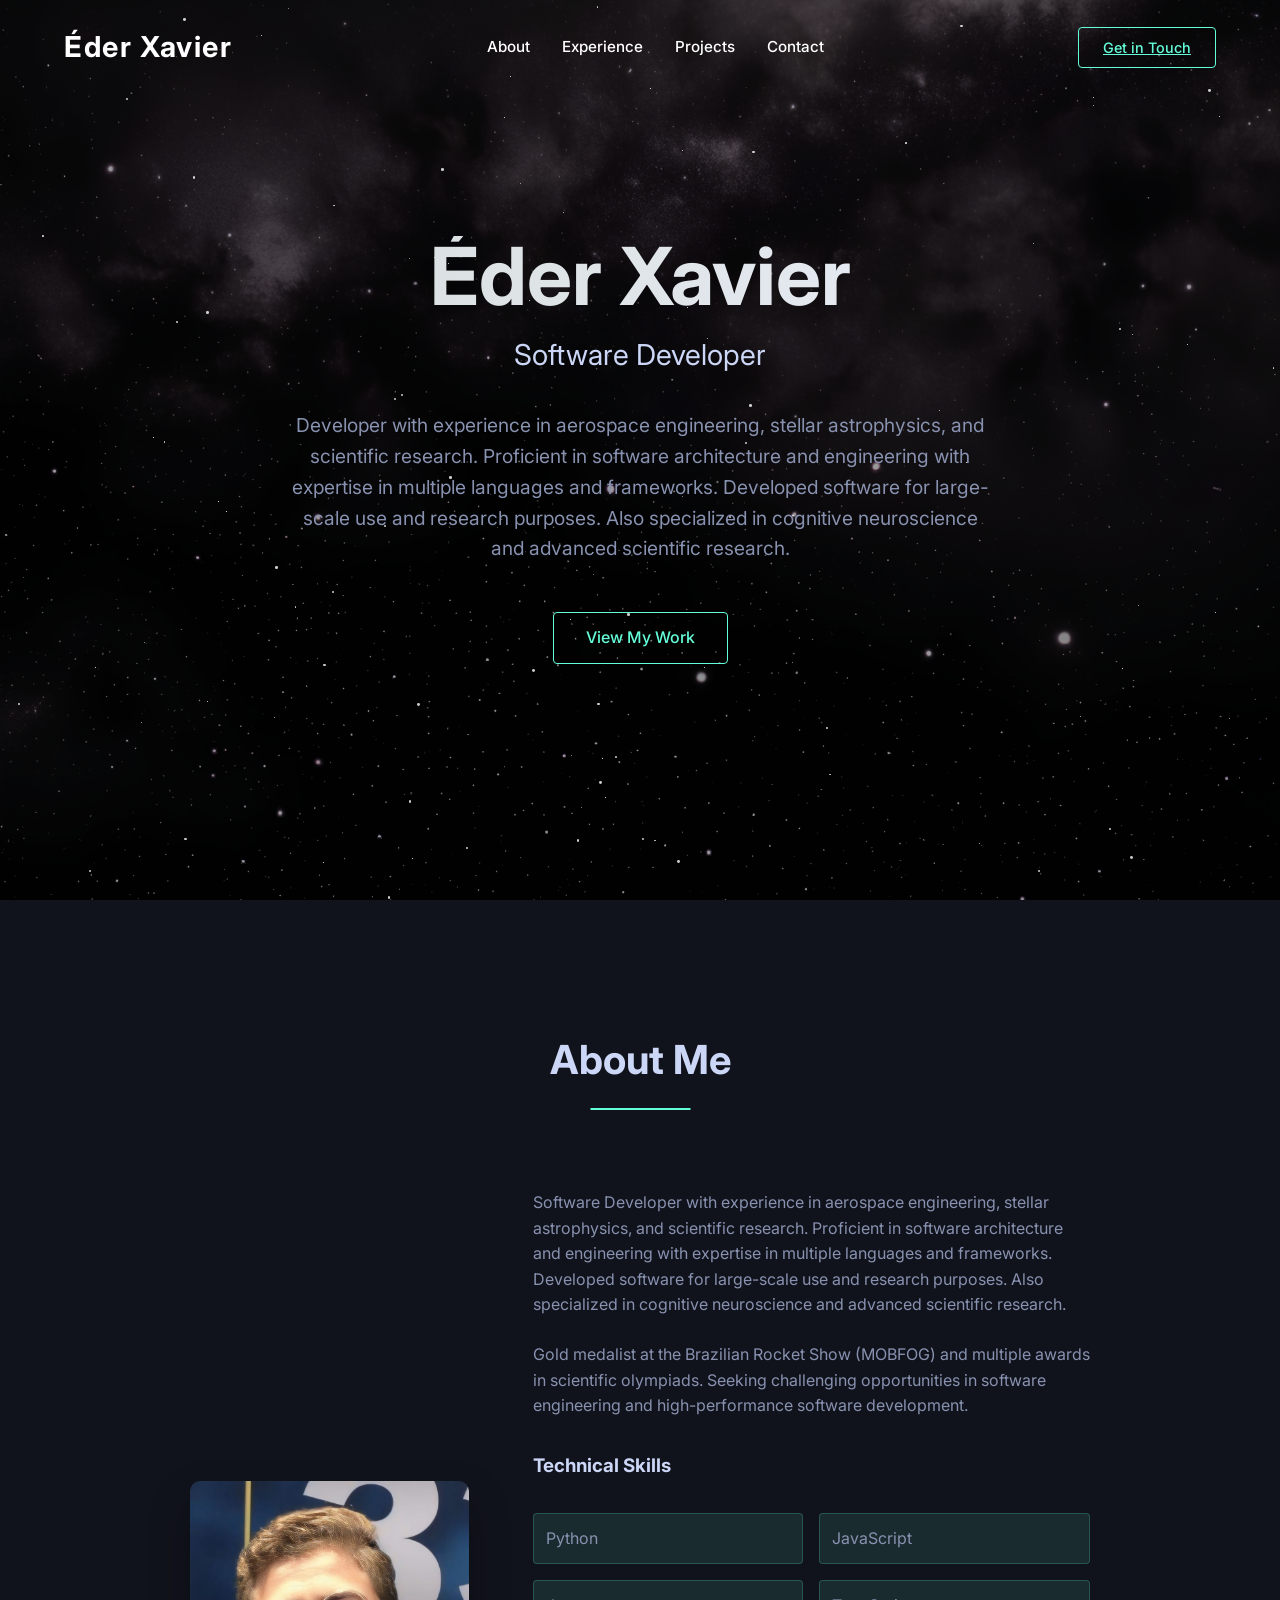
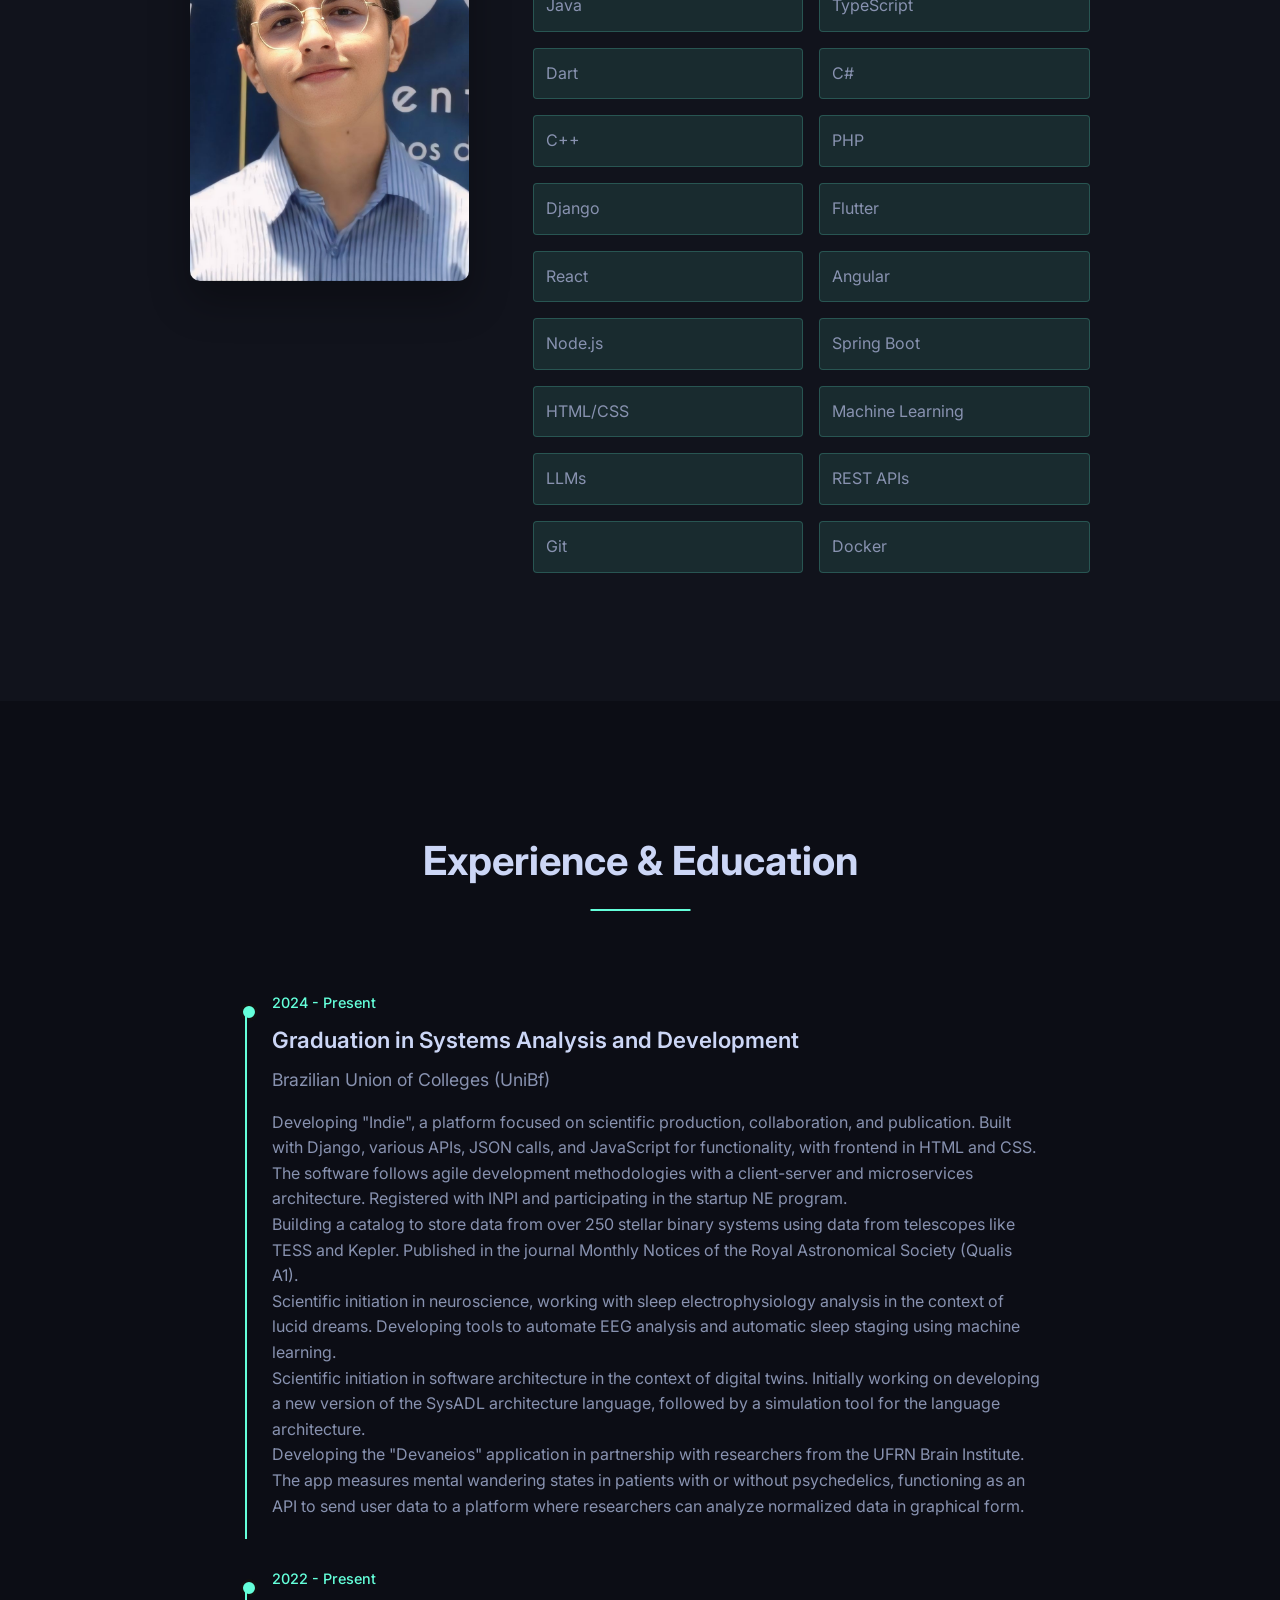
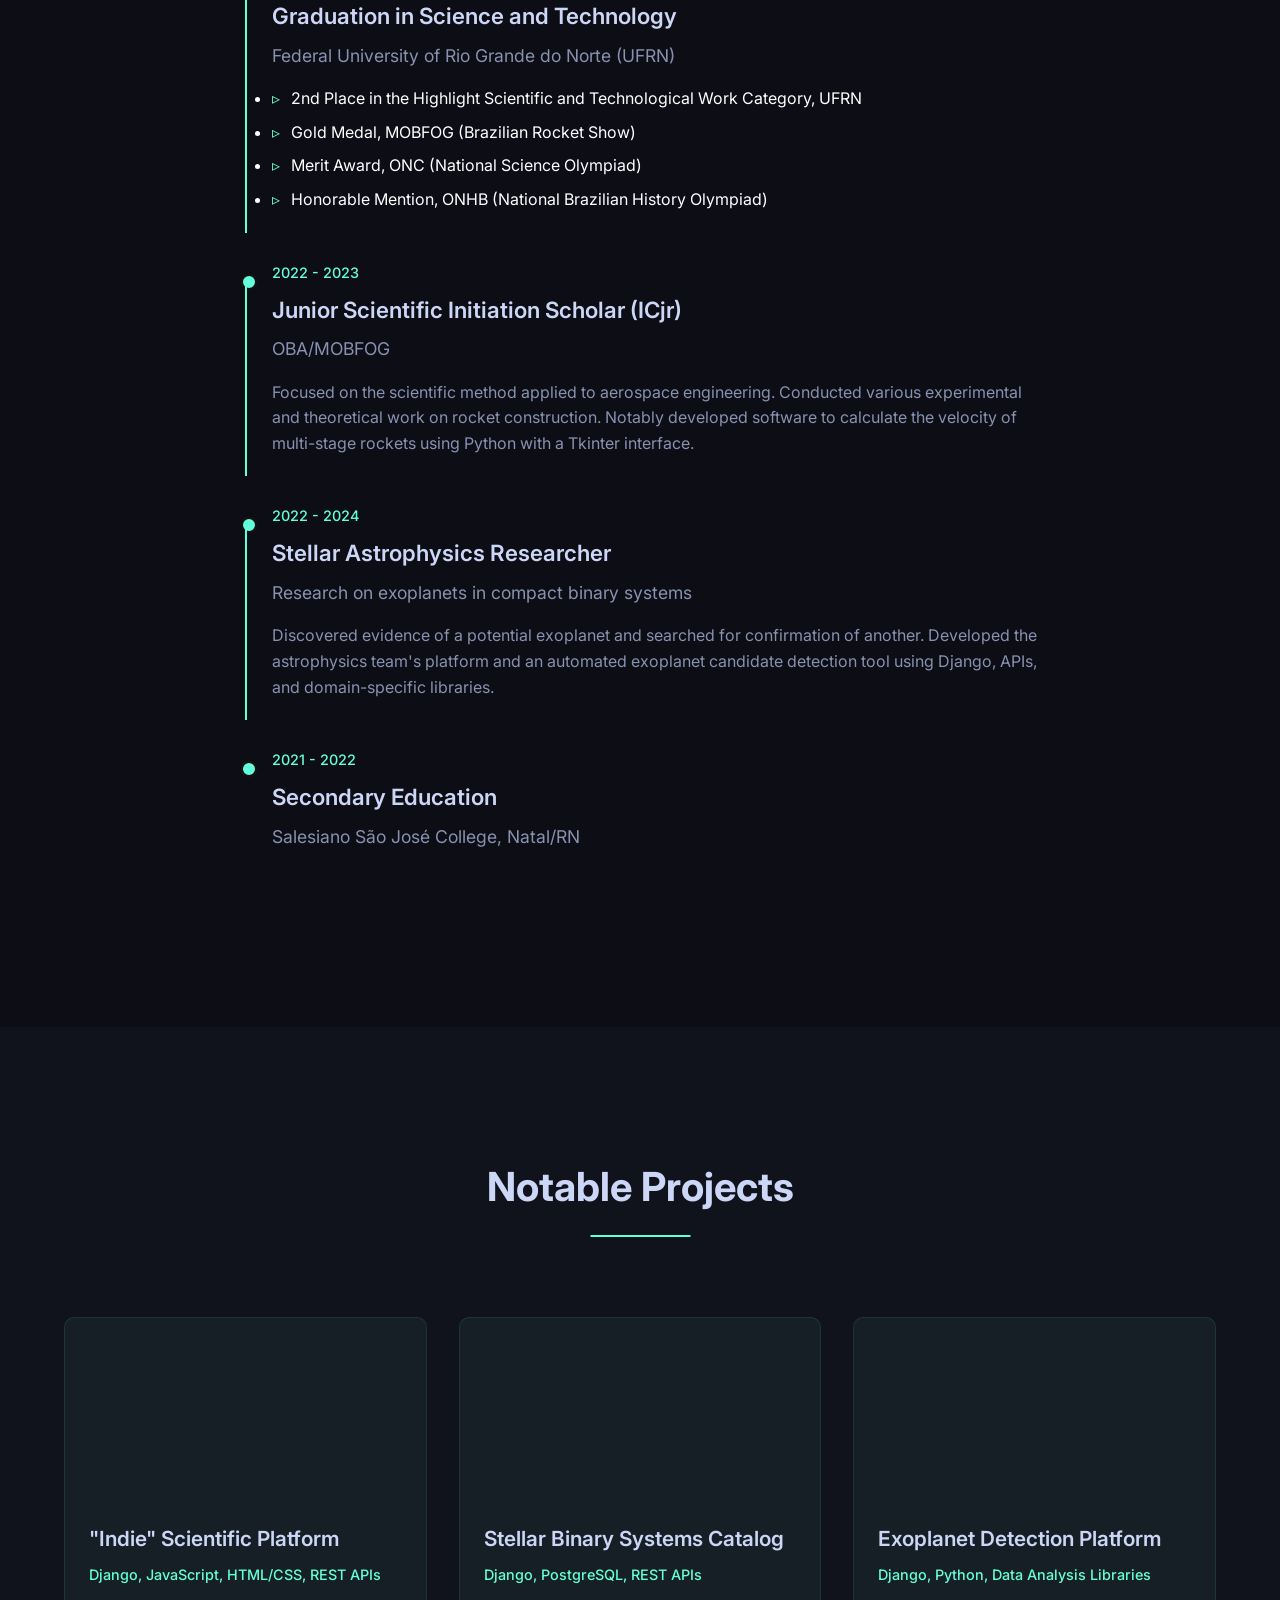
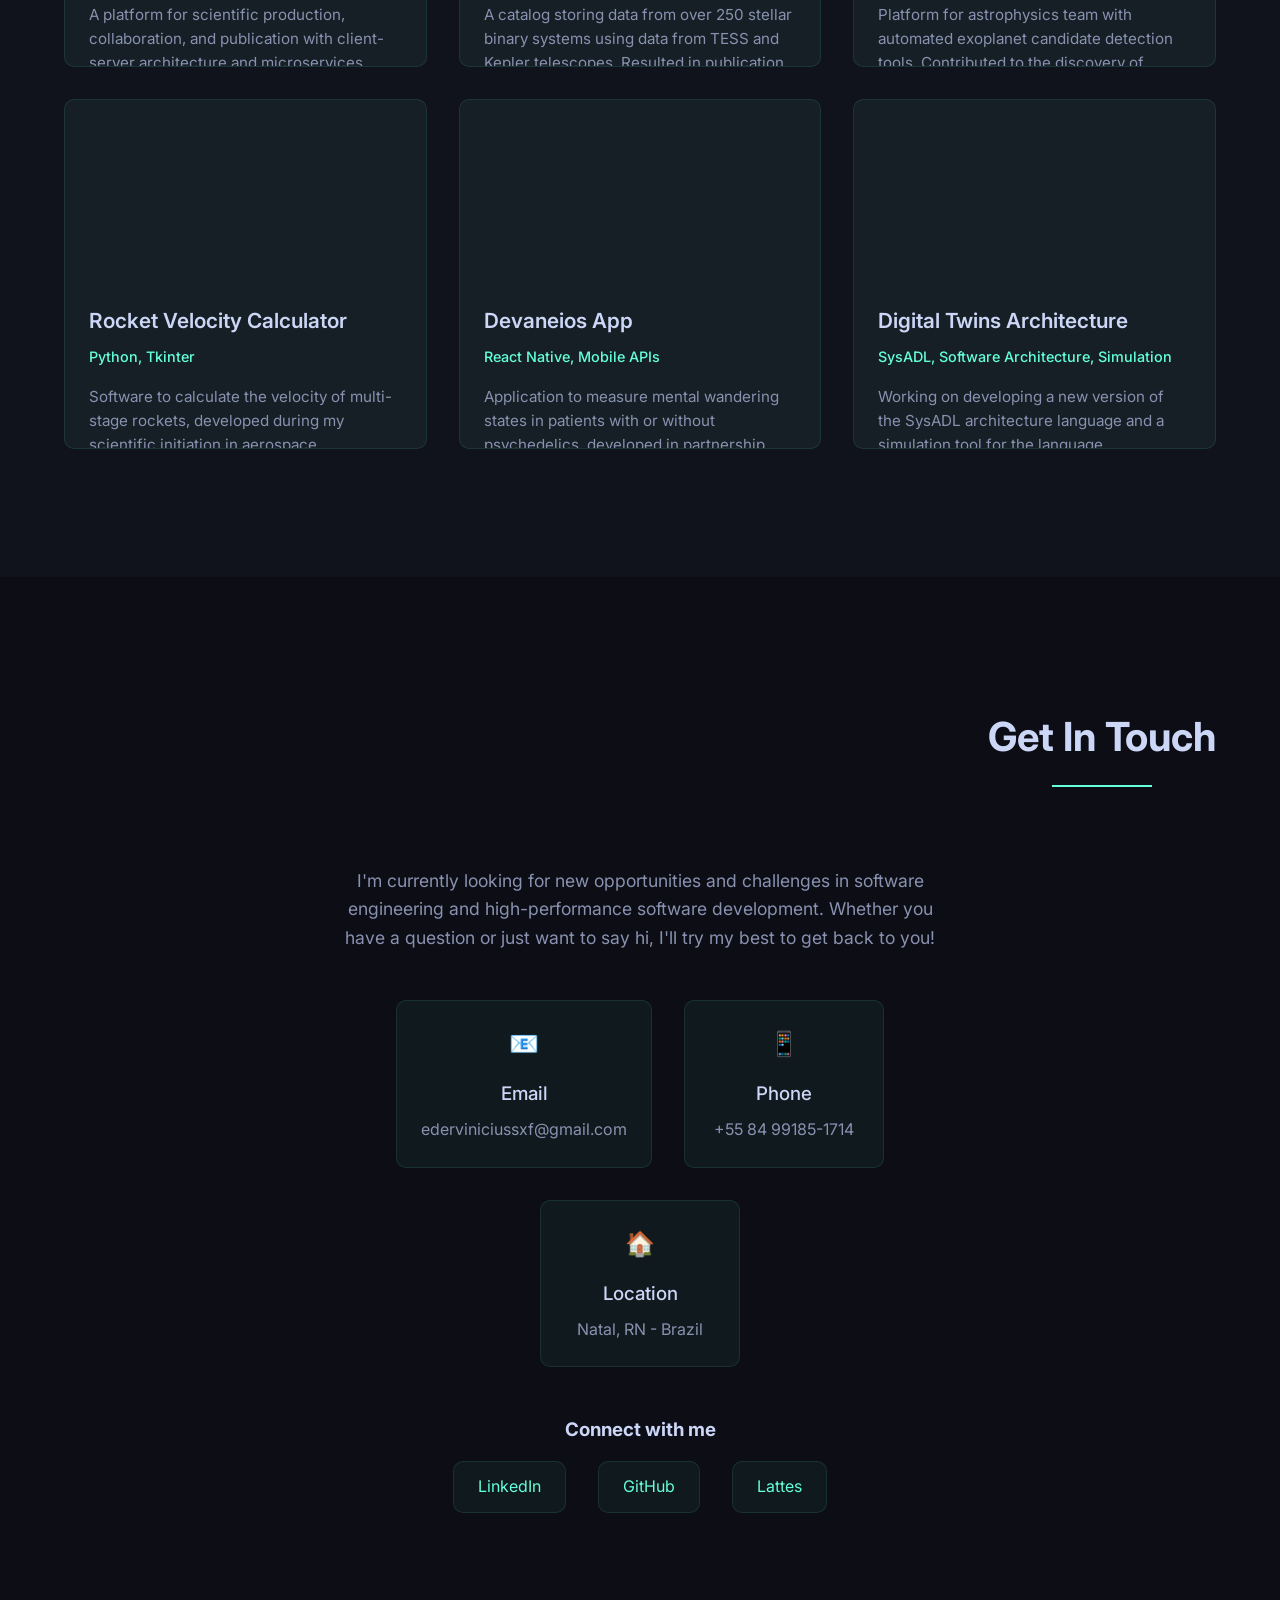
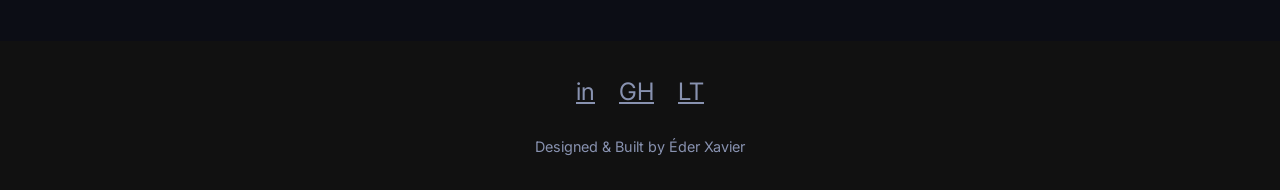
<file: old_versions/test5.html>
<!DOCTYPE html>
<html lang="en">
<head>
    <meta charset="UTF-8">
    <meta name="viewport" content="width=device-width, initial-scale=1.0">
    <title>Éder Xavier - Software Developer</title>
    <link href="https://fonts.googleapis.com/css2?family=Inter:wght@300;400;500;600;700&display=swap" rel="stylesheet">
    <style>
        /* Reset and base styles */
        * {
            margin: 0;
            padding: 0;
            box-sizing: border-box;
        }
        
        body {
            font-family: 'Inter', -apple-system, BlinkMacSystemFont, 'Segoe UI', Roboto, Oxygen, Ubuntu, Cantarell, sans-serif;
            background-color: #000;
            color: #fff;
            overflow-x: hidden;
            line-height: 1.6;
        }
        
        /* Custom scrollbar */
        ::-webkit-scrollbar {
            width: 8px;
        }
        
        ::-webkit-scrollbar-track {
            background: transparent;
        }
        
        ::-webkit-scrollbar-thumb {
            background: rgba(255, 255, 255, 0.2);
            border-radius: 4px;
        }
        
        ::-webkit-scrollbar-thumb:hover {
            background: rgba(255, 255, 255, 0.4);
        }
        
        /* Header styles */
        header {
            position: fixed;
            top: 0;
            left: 0;
            width: 100%;
            z-index: 1000;
            padding: 1.5rem 5%;
            display: flex;
            justify-content: space-between;
            align-items: center;
            transition: all 0.3s ease;
        }
        
        header.scrolled {
            background: rgba(0, 0, 0, 0.8);
            backdrop-filter: blur(10px);
            box-shadow: 0 10px 30px rgba(0, 0, 0, 0.2);
        }
        
        .logo {
            font-size: 1.8rem;
            font-weight: 700;
            letter-spacing: 0.1rem;
            cursor: pointer;
            color: #fff;
        }
        
        .nav-links {
            display: flex;
            gap: 2rem;
        }
        
        .nav-links a {
            color: white;
            text-decoration: none;
            transition: all 0.3s ease;
            font-weight: 500;
            font-size: 0.95rem;
        }
        
        .nav-links a:hover {
            color: #64ffda;
        }
        
        .contact-button {
            background: transparent;
            border: 1px solid #64ffda;
            color: #64ffda;
            padding: 0.5rem 1.5rem;
            border-radius: 4px;
            font-size: 0.9rem;
            font-weight: 500;
            cursor: pointer;
            transition: all 0.3s ease;
            display: flex;
            align-items: center;
            gap: 0.5rem;
        }
        
        .contact-button:hover {
            background: rgba(100, 255, 218, 0.1);
        }
        
        /* Hero section */
        .hero {
            height: 100vh;
            position: relative;
            display: flex;
            align-items: center;
            justify-content: center;
            overflow: hidden;
        }
        
        .eclipse-container {
            position: absolute;
            top: 0;
            left: 0;
            width: 100%;
            height: 100%;
            z-index: 1;
            opacity: 0;
            transition: opacity 0.5s ease-in-out;
        }
        
        .eclipse {
            position: absolute;
            width: 100%;
            height: 100%;
            background: radial-gradient(circle at center, rgba(0, 0, 0, 0.8) 0%, rgba(0, 0, 0, 0.4) 50%, rgba(0, 0, 0, 0.8) 100%);
            clip-path: circle(50% at center);
            transform: translateX(-50%);
            animation: eclipse-move 3s ease-in-out forwards;
        }
        
        @keyframes eclipse-move {
            0% {
                transform: translateX(-100%);
            }
            50% {
                transform: translateX(0);
            }
            100% {
                transform: translateX(100%);
            }
        }
        
        .hero-background {
            position: absolute;
            top: 0;
            left: 0;
            width: 100%;
            height: 100%;
            background-image: url('space_background.png');
            background-size: cover;
            background-position: center;
            z-index: -1;
            filter: brightness(0.6);
        }
        
        .stars {
            position: absolute;
            top: 0;
            left: 0;
            width: 100%;
            height: 100%;
            z-index: -1;
        }
        
        .star {
            position: absolute;
            background: white;
            border-radius: 50%;
            opacity: 0.8;
            animation: twinkle 3s infinite alternate;
        }
        
        @keyframes twinkle {
            0% { opacity: 0.2; }
            100% { opacity: 1; }
        }
        
        .hero-content {
            position: relative;
            z-index: 2;
            text-align: center;
            max-width: 800px;
            padding: 0 2rem;
        }
        
        .hero-title {
            font-size: 5rem;
            font-weight: 700;
            margin-bottom: 1rem;
            line-height: 1;
            background: linear-gradient(90deg, #d9dfde, #e7ebf5);
            -webkit-background-clip: text;
            -webkit-text-fill-color: transparent;
            background-clip: text;
        }
        
        .hero-subtitle {
            font-size: 1.8rem;
            font-weight: 400;
            margin-bottom: 2rem;
            color: #ccd6f6;
        }
        
        .hero-description {
            font-size: 1.2rem;
            margin-bottom: 3rem;
            color: #8892b0;
            max-width: 700px;
            margin-left: auto;
            margin-right: auto;
        }
        
        .cta-button {
            background: transparent;
            color: #64ffda;
            padding: 0.75rem 2rem;
            border: 1px solid #64ffda;
            border-radius: 4px;
            font-size: 1rem;
            font-weight: 500;
            cursor: pointer;
            transition: all 0.3s ease;
            text-decoration: none;
            display: inline-block;
        }
        
        .cta-button:hover {
            background: rgba(100, 255, 218, 0.1);
        }
        
        /* Section styles */
        .section {
            padding: 8rem 5%;
            position: relative;
        }
        
        .section-title {
            font-size: 2.5rem;
            font-weight: 700;
            margin-bottom: 5rem;
            text-align: center;
            color: #ccd6f6;
            position: relative;
            display: inline-block;
            left: 50%;
            transform: translateX(-50%);
        }
        
        .section-title::after {
            content: '';
            display: block;
            width: 100px;
            height: 2px;
            background: #64ffda;
            margin: 1rem auto 0;
        }
        
        /* About section */
        .about {
            background: rgba(22, 24, 35, 0.8);
            backdrop-filter: blur(10px);
        }
        
        .about-content {
            max-width: 900px;
            margin: 0 auto;
            display: grid;
            grid-template-columns: 1fr 2fr;
            gap: 4rem;
            align-items: center;
        }
        
        .about-image {
            width: 100%;
            height: 400px;
            background: url('eu.jpg') no-repeat center;
            background-size: cover;
            border-radius: 10px;
            box-shadow: 0 20px 40px rgba(0, 0, 0, 0.3);
        }
        
        .about-text {
            color: #8892b0;
        }
        
        .about-text p {
            margin-bottom: 1.5rem;
        }
        
        .skills-list {
            display: grid;
            grid-template-columns: repeat(auto-fit, minmax(200px, 1fr));
            gap: 1rem;
            margin-top: 2rem;
        }
        
        .skill-item {
            background: rgba(100, 255, 218, 0.1);
            padding: 0.75rem;
            border-radius: 4px;
            border: 1px solid rgba(100, 255, 218, 0.2);
        }
        
        /* Experience section */
        .experience {
            background: rgba(15, 17, 27, 0.8);
            backdrop-filter: blur(10px);
        }
        
        .timeline {
            max-width: 800px;
            margin: 0 auto;
        }
        
        .timeline-item {
            margin-bottom: 3rem;
            position: relative;
            padding-left: 2rem;
        }
        
        .timeline-item::before {
            content: '';
            position: absolute;
            left: 0;
            top: 0.75rem;
            width: 12px;
            height: 12px;
            background: #64ffda;
            border-radius: 50%;
            border: 3px solid #111;
        }
        
        .timeline-item::after {
            content: '';
            position: absolute;
            left: 5px;
            top: 20px;
            width: 2px;
            height: 100%;
            background: #64ffda;
        }
        
        .timeline-item:last-child::after {
            display: none;
        }
        
        .timeline-period {
            color: #64ffda;
            font-weight: 500;
            margin-bottom: 0.5rem;
            font-size: 0.9rem;
        }
        
        .timeline-title {
            font-size: 1.4rem;
            font-weight: 600;
            margin-bottom: 0.5rem;
            color: #ccd6f6;
        }
        
        .timeline-subtitle {
            color: #8892b0;
            margin-bottom: 1rem;
            font-size: 1.1rem;
        }
        
        .timeline-description {
            color: #8892b0;
            margin-bottom: 1rem;
        }
        
        .timeline-achievements {
            margin-top: 1rem;
        }
        
        .achievement-item {
            margin-bottom: 0.5rem;
            padding-left: 1.2rem;
            position: relative;
        }
        
        .achievement-item::before {
            content: '▹';
            position: absolute;
            left: 0;
            color: #64ffda;
        }
        
        /* Projects section */
        .projects {
            background: rgba(22, 24, 35, 0.8);
            backdrop-filter: blur(10px);
        }
        
        .projects-grid {
            display: grid;
            grid-template-columns: repeat(auto-fit, minmax(300px, 1fr));
            gap: 2rem;
            max-width: 1200px;
            margin: 0 auto;
        }
        
        .project-card {
            background: rgba(100, 255, 218, 0.05);
            border: 1px solid rgba(100, 255, 218, 0.1);
            border-radius: 10px;
            overflow: hidden;
            transition: all 0.3s ease;
            position: relative;
            height: 350px;
        }
        
        .project-card:hover {
            transform: translateY(-10px);
            box-shadow: 0 20px 40px rgba(0, 0, 0, 0.3);
            border-color: rgba(100, 255, 218, 0.3);
        }
        
        .project-image {
            height: 180px;
            background: url('#') no-repeat center;
            background-size: cover;
            position: relative;
        }
        
        .project-overlay {
            position: absolute;
            top: 0;
            left: 0;
            width: 100%;
            height: 100%;
            background: rgba(0, 0, 0, 0.5);
            display: flex;
            align-items: center;
            justify-content: center;
            opacity: 0;
            transition: all 0.3s ease;
        }
        
        .project-card:hover .project-overlay {
            opacity: 1;
        }
        
        .project-link {
            color: #64ffda;
            text-decoration: none;
            padding: 0.5rem 1.5rem;
            border: 1px solid #64ffda;
            border-radius: 4px;
            transition: all 0.3s ease;
        }
        
        .project-link:hover {
            background: #64ffda;
            color: #111;
        }
        
        .project-content {
            padding: 1.5rem;
        }
        
        .project-title {
            font-size: 1.3rem;
            font-weight: 600;
            margin-bottom: 0.5rem;
            color: #ccd6f6;
        }
        
        .project-tech {
            color: #64ffda;
            font-size: 0.9rem;
            margin-bottom: 1rem;
            font-weight: 500;
        }
        
        .project-description {
            color: #8892b0;
            font-size: 0.95rem;
        }
        
        /* Contact section */
        .contact {
            background: rgba(15, 17, 27, 0.8);
            backdrop-filter: blur(10px);
            text-align: center;
        }
        
        .contact-content {
            max-width: 600px;
            margin: 0 auto;
        }
        
        .contact-description {
            color: #8892b0;
            margin-bottom: 3rem;
            font-size: 1.1rem;
        }
        
        .contact-methods {
            display: flex;
            justify-content: center;
            gap: 2rem;
            flex-wrap: wrap;
        }
        
        .contact-item {
            background: rgba(100, 255, 218, 0.05);
            border: 1px solid rgba(100, 255, 218, 0.1);
            padding: 1.5rem;
            border-radius: 10px;
            min-width: 200px;
            transition: all 0.3s ease;
        }
        
        .contact-item:hover {
            border-color: rgba(100, 255, 218, 0.3);
            transform: translateY(-5px);
        }
        
        .contact-icon {
            font-size: 1.5rem;
            color: #64ffda;
            margin-bottom: 1rem;
        }
        
        .contact-label {
            color: #ccd6f6;
            font-weight: 500;
            margin-bottom: 0.5rem;
        }
        
        .contact-info {
            color: #8892b0;
        }
        
        .contact-link {
            color: #64ffda;
            text-decoration: none;
            transition: all 0.3s ease;
        }
        
        .contact-link:hover {
            text-decoration: underline;
        }
        
        /* Footer */
        footer {
            background: #111;
            padding: 2rem 5%;
            text-align: center;
            color: #8892b0;
            font-size: 0.9rem;
        }
        
        .footer-content {
            max-width: 1200px;
            margin: 0 auto;
        }
        
        .social-links {
            display: flex;
            justify-content: center;
            gap: 1.5rem;
            margin-bottom: 1.5rem;
        }
        
        .social-link {
            color: #8892b0;
            font-size: 1.5rem;
            transition: all 0.3s ease;
        }
        
        .social-link:hover {
            color: #64ffda;
        }
        
        /* Responsive adjustments */
        @media (max-width: 1024px) {
            .hero-title {
                font-size: 4rem;
            }
            
            .hero-subtitle {
                font-size: 1.5rem;
            }
            
            .about-content {
                grid-template-columns: 1fr;
                gap: 2rem;
            }
            
            .about-image {
                height: 300px;
            }
        }
        
        @media (max-width: 768px) {
            .hero-title {
                font-size: 3rem;
            }
            
            .hero-subtitle {
                font-size: 1.3rem;
            }
            
            .hero-description {
                font-size: 1.1rem;
            }
            
            .section-title {
                font-size: 2rem;
            }
            
            .nav-links {
                display: none;
            }
            
            .contact-button {
                display: none;
            }
            
            .about-content {
                padding: 0 1rem;
            }
            
            .timeline-item {
                padding-left: 1.5rem;
            }
            
            .timeline-item::before {
                width: 10px;
                height: 10px;
            }
            
            .timeline-item::after {
                left: 3px;
            }
        }
        
        @media (max-width: 480px) {
            .hero-title {
                font-size: 2.5rem;
            }
            
            .section {
                padding: 6rem 5%;
            }
            
            .section-title {
                font-size: 1.8rem;
            }
            
            .contact-methods {
                flex-direction: column;
                align-items: center;
            }
            
            .contact-item {
                width: 100%;
                max-width: 300px;
            }
        }
    </style>
</head>
<body>
    <!-- Header -->
    <header id="header">
        <div class="logo">Éder Xavier</div>
        <nav class="nav-links">
            <a href="#about">About</a>
            <a href="#experience">Experience</a>
            <a href="#projects">Projects</a>
            <a href="#contact">Contact</a>
        </nav>
        <a href="#contact" class="contact-button">Get in Touch</a>
    </header>

    <!-- Hero Section -->
    <section class="hero">
        <div class="hero-background"></div>
        <div class="stars" id="stars"></div>
        <div class="eclipse-container">
            <div class="eclipse"></div>
        </div>
        <div class="hero-content">
            <h1 class="hero-title">Éder Xavier</h1>
            <p class="hero-subtitle">Software Developer</p>
            <p class="hero-description">Developer with experience in aerospace engineering, stellar astrophysics, and scientific research. Proficient in software architecture and engineering with expertise in multiple languages and frameworks. Developed software for large-scale use and research purposes. Also specialized in cognitive neuroscience and advanced scientific research.</p>
            <a href="#projects" class="cta-button">View My Work</a>
        </div>
    </section>

    <!-- About Section -->
    <section id="about" class="section about">
        <h2 class="section-title">About Me</h2>
        <div class="about-content">
            <div class="about-image"></div>
            <div class="about-text">
                <p>Software Developer with experience in aerospace engineering, stellar astrophysics, and scientific research. Proficient in software architecture and engineering with expertise in multiple languages and frameworks. Developed software for large-scale use and research purposes. Also specialized in cognitive neuroscience and advanced scientific research.</p>
                <p>Gold medalist at the Brazilian Rocket Show (MOBFOG) and multiple awards in scientific olympiads. Seeking challenging opportunities in software engineering and high-performance software development.</p>
                
                <h3 style="color: #ccd6f6; margin: 2rem 0 1rem;">Technical Skills</h3>
                <div class="skills-list">
                    <div class="skill-item">Python</div>
                    <div class="skill-item">JavaScript</div>
                    <div class="skill-item">Java</div>
                    <div class="skill-item">TypeScript</div>
                    <div class="skill-item">Dart</div>
                    <div class="skill-item">C#</div>
                    <div class="skill-item">C++</div>
                    <div class="skill-item">PHP</div>
                    <div class="skill-item">Django</div>
                    <div class="skill-item">Flutter</div>
                    <div class="skill-item">React</div>
                    <div class="skill-item">Angular</div>
                    <div class="skill-item">Node.js</div>
                    <div class="skill-item">Spring Boot</div>
                    <div class="skill-item">HTML/CSS</div>
                    <div class="skill-item">Machine Learning</div>
                    <div class="skill-item">LLMs</div>
                    <div class="skill-item">REST APIs</div>
                    <div class="skill-item">Git</div>
                    <div class="skill-item">Docker</div>
                </div>
            </div>
        </div>
    </section>

    <!-- Experience Section -->
    <section id="experience" class="section experience">
        <h2 class="section-title">Experience & Education</h2>
        <div class="timeline">
            <div class="timeline-item">
                <div class="timeline-period">2024 - Present</div>
                <h3 class="timeline-title">Graduation in Systems Analysis and Development</h3>
                <p class="timeline-subtitle">Brazilian Union of Colleges (UniBf)</p>
                <div class="timeline-description">
                    <p>Developing "Indie", a platform focused on scientific production, collaboration, and publication. Built with Django, various APIs, JSON calls, and JavaScript for functionality, with frontend in HTML and CSS. The software follows agile development methodologies with a client-server and microservices architecture. Registered with INPI and participating in the startup NE program.</p>
                    <p>Building a catalog to store data from over 250 stellar binary systems using data from telescopes like TESS and Kepler. Published in the journal Monthly Notices of the Royal Astronomical Society (Qualis A1).</p>
                    <p>Scientific initiation in neuroscience, working with sleep electrophysiology analysis in the context of lucid dreams. Developing tools to automate EEG analysis and automatic sleep staging using machine learning.</p>
                    <p>Scientific initiation in software architecture in the context of digital twins. Initially working on developing a new version of the SysADL architecture language, followed by a simulation tool for the language architecture.</p>
                    <p>Developing the "Devaneios" application in partnership with researchers from the UFRN Brain Institute. The app measures mental wandering states in patients with or without psychedelics, functioning as an API to send user data to a platform where researchers can analyze normalized data in graphical form.</p>
                </div>
            </div>
            
            <div class="timeline-item">
                <div class="timeline-period">2022 - Present</div>
                <h3 class="timeline-title">Graduation in Science and Technology</h3>
                <p class="timeline-subtitle">Federal University of Rio Grande do Norte (UFRN)</p>
                <div class="timeline-achievements">
                    <ul>
                        <li class="achievement-item">2nd Place in the Highlight Scientific and Technological Work Category, UFRN</li>
                        <li class="achievement-item">Gold Medal, MOBFOG (Brazilian Rocket Show)</li>
                        <li class="achievement-item">Merit Award, ONC (National Science Olympiad)</li>
                        <li class="achievement-item">Honorable Mention, ONHB (National Brazilian History Olympiad)</li>
                    </ul>
                </div>
            </div>
            
            <div class="timeline-item">
                <div class="timeline-period">2022 - 2023</div>
                <h3 class="timeline-title">Junior Scientific Initiation Scholar (ICjr)</h3>
                <p class="timeline-subtitle">OBA/MOBFOG</p>
                <div class="timeline-description">
                    <p>Focused on the scientific method applied to aerospace engineering. Conducted various experimental and theoretical work on rocket construction. Notably developed software to calculate the velocity of multi-stage rockets using Python with a Tkinter interface.</p>
                </div>
            </div>
            
            <div class="timeline-item">
                <div class="timeline-period">2022 - 2024</div>
                <h3 class="timeline-title">Stellar Astrophysics Researcher</h3>
                <p class="timeline-subtitle">Research on exoplanets in compact binary systems</p>
                <div class="timeline-description">
                    <p>Discovered evidence of a potential exoplanet and searched for confirmation of another. Developed the astrophysics team's platform and an automated exoplanet candidate detection tool using Django, APIs, and domain-specific libraries.</p>
                </div>
            </div>
            
            <div class="timeline-item">
                <div class="timeline-period">2021 - 2022</div>
                <h3 class="timeline-title">Secondary Education</h3>
                <p class="timeline-subtitle">Salesiano São José College, Natal/RN</p>
            </div>
        </div>
    </section>

    <!-- Projects Section -->
    <section id="projects" class="section projects">
        <h2 class="section-title">Notable Projects</h2>
        <div class="projects-grid">
            <div class="project-card">
                <div class="project-image">
                    <div class="project-overlay">
                        <a href="https://github.com/eder-xavier/" target="_blank" class="project-link">View Code</a>
                    </div>
                </div>
                <div class="project-content">
                    <h3 class="project-title">"Indie" Scientific Platform</h3>
                    <p class="project-tech">Django, JavaScript, HTML/CSS, REST APIs</p>
                    <p class="project-description">A platform for scientific production, collaboration, and publication with client-server architecture and microservices. Registered with INPI and participating in the startup NE program.</p>
                </div>
            </div>
            
            <div class="project-card">
                <div class="project-image">
                    <div class="project-overlay">
                        <a href="https://titan.ect.ufrn.br/papers/tertiarycandidatescatalog/favicon_home/" target="_blank" class="project-link">View Project</a>
                    </div>
                </div>
                <div class="project-content">
                    <h3 class="project-title">Stellar Binary Systems Catalog</h3>
                    <p class="project-tech">Django, PostgreSQL, REST APIs</p>
                    <p class="project-description">A catalog storing data from over 250 stellar binary systems using data from TESS and Kepler telescopes. Resulted in publication in Monthly Notices of the Royal Astronomical Society (Qualis A1).</p>
                </div>
            </div>
            
            <div class="project-card">
                <div class="project-image">
                    <div class="project-overlay">
                        <a href="https://titan.ect.ufrn.br/extrassolar/" target="_blank" class="project-link">View Project</a>
                    </div>
                </div>
                <div class="project-content">
                    <h3 class="project-title">Exoplanet Detection Platform</h3>
                    <p class="project-tech">Django, Python, Data Analysis Libraries</p>
                    <p class="project-description">Platform for astrophysics team with automated exoplanet candidate detection tools. Contributed to the discovery of evidence of a potential exoplanet.</p>
                </div>
            </div>
            
            <div class="project-card">
                <div class="project-image">
                    <div class="project-overlay">
                        <a href="https://github.com/eder-xavier/" target="_blank" class="project-link">View Code</a>
                    </div>
                </div>
                <div class="project-content">
                    <h3 class="project-title">Rocket Velocity Calculator</h3>
                    <p class="project-tech">Python, Tkinter</p>
                    <p class="project-description">Software to calculate the velocity of multi-stage rockets, developed during my scientific initiation in aerospace engineering.</p>
                </div>
            </div>
            
            <div class="project-card">
                <div class="project-image">
                    <div class="project-overlay">
                        <a href="https://github.com/eder-xavier/" target="_blank" class="project-link">View Code</a>
                    </div>
                </div>
                <div class="project-content">
                    <h3 class="project-title">Devaneios App</h3>
                    <p class="project-tech">React Native, Mobile APIs</p>
                    <p class="project-description">Application to measure mental wandering states in patients with or without psychedelics, developed in partnership with UFRN Brain Institute researchers.</p>
                </div>
            </div>
            
            <div class="project-card">
                <div class="project-image">
                    <div class="project-overlay">
                        <a href="https://github.com/eder-xavier/" target="_blank" class="project-link">View Code</a>
                    </div>
                </div>
                <div class="project-content">
                    <h3 class="project-title">Digital Twins Architecture</h3>
                    <p class="project-tech">SysADL, Software Architecture, Simulation</p>
                    <p class="project-description">Working on developing a new version of the SysADL architecture language and a simulation tool for the language architecture in the context of digital twins.</p>
                </div>
            </div>
        </div>
    </section>

    <!-- Contact Section -->
    <section id="contact" class="section contact">
        <h2 class="section-title">Get In Touch</h2>
        <div class="contact-content">
            <p class="contact-description">I'm currently looking for new opportunities and challenges in software engineering and high-performance software development. Whether you have a question or just want to say hi, I'll try my best to get back to you!</p>
            
            <div class="contact-methods">
                <div class="contact-item">
                    <div class="contact-icon">📧</div>
                    <h3 class="contact-label">Email</h3>
                    <p class="contact-info">ederviniciussxf@gmail.com</p>
                </div>
                
                <div class="contact-item">
                    <div class="contact-icon">📱</div>
                    <h3 class="contact-label">Phone</h3>
                    <p class="contact-info">+55 84 99185-1714</p>
                </div>
                
                <div class="contact-item">
                    <div class="contact-icon">🏠</div>
                    <h3 class="contact-label">Location</h3>
                    <p class="contact-info">Natal, RN - Brazil</p>
                </div>
            </div>
            
            <div style="margin-top: 3rem;">
                <h3 style="color: #ccd6f6; margin-bottom: 1rem;">Connect with me</h3>
                <div class="contact-methods" style="justify-content: center;">
                    <a href="https://www.linkedin.com/in/%C3%A9der-xavier-683129297" target="_blank" class="contact-link">
                        <div class="contact-item" style="min-width: auto; padding: 0.75rem 1.5rem;">
                            LinkedIn
                        </div>
                    </a>
                    
                    <a href="https://github.com/eder-xavier/" target="_blank" class="contact-link">
                        <div class="contact-item" style="min-width: auto; padding: 0.75rem 1.5rem;">
                            GitHub
                        </div>
                    </a>
                    
                    <a href="http://lattes.cnpq.br/1606641179245455" target="_blank" class="contact-link">
                        <div class="contact-item" style="min-width: auto; padding: 0.75rem 1.5rem;">
                            Lattes
                        </div>
                    </a>
                </div>
            </div>
        </div>
    </section>

    <!-- Footer -->
    <footer>
        <div class="footer-content">
            <div class="social-links">
                <a href="https://www.linkedin.com/in/%C3%A9der-xavier-683129297" target="_blank" class="social-link">in</a>
                <a href="https://github.com/eder-xavier/" target="_blank" class="social-link">GH</a>
                <a href="http://lattes.cnpq.br/1606641179245455" target="_blank" class="social-link">LT</a>
            </div>
            <p>Designed & Built by Éder Xavier</p>
        </div>
    </footer>

    <script>
        // Create stars for the background
        function createStars() {
            const starsContainer = document.getElementById('stars');
            const starCount = 100;
            
            for (let i = 0; i < starCount; i++) {
                const star = document.createElement('div');
                star.classList.add('star');
                
                // Random position
                star.style.top = `${Math.random() * 100}%`;
                star.style.left = `${Math.random() * 100}%`;
                
                // Random size
                const size = Math.random() * 3;
                star.style.width = `${size}px`;
                star.style.height = `${size}px`;
                
                // Random animation delay
                star.style.animationDelay = `${Math.random() * 5}s`;
                
                starsContainer.appendChild(star);
            }
        }
        
        // Header scroll effect
        function handleScroll() {
            const header = document.getElementById('header');
            if (window.scrollY > 50) {
                header.classList.add('scrolled');
            } else {
                header.classList.remove('scrolled');
            }
        }
        
        // Smooth scrolling for navigation links
        document.querySelectorAll('a[href^="#"]').forEach(anchor => {
            anchor.addEventListener('click', function (e) {
                e.preventDefault();
                
                const targetId = this.getAttribute('href');
                const targetElement = document.querySelector(targetId);
                
                if (targetElement) {
                    window.scrollTo({
                        top: targetElement.offsetTop - 80,
                        behavior: 'smooth'
                    });
                }
            });
        });
        
        // Initialize on load
        window.addEventListener('load', () => {
            createStars();
            handleScroll();
            
            // Animate the eclipse effect after a short delay
            setTimeout(() => {
                const eclipseContainer = document.querySelector('.eclipse-container');
                eclipseContainer.style.opacity = '1';
            }, 100);
        });
        
        // Add scroll event listener
        window.addEventListener('scroll', handleScroll);
    </script>
</body>
</html>
</file>
<file: css/base.css>
/* ==========================================================================
   BASE.CSS — Design Tokens, Reset, Typography
   ========================================================================== */

@import url('https://fonts.googleapis.com/css2?family=Space+Grotesk:wght@300;400;500;600;700&family=Inter:wght@300;400;500;600;700&family=JetBrains+Mono:wght@400;500&display=swap');

/* ---------- Design Tokens ---------- */
:root {
  /* Core Palette */
  --color-bg-primary:    #06060f;
  --color-bg-secondary:  #0d0d1a;
  --color-bg-tertiary:   #141428;
  --color-surface:       rgba(20, 20, 50, 0.6);
  --color-surface-hover: rgba(30, 30, 70, 0.7);

  /* Accents */
  --color-accent-gold:     #f0c040;
  --color-accent-gold-dim: #c9a020;
  --color-accent-purple:   #7b68ee;
  --color-accent-blue:     #4a90d9;
  --color-accent-pink:     #ff6b9d;
  --color-accent-amber:    #e0a860;
  --color-accent-orange:   #ff8c42;

  /* Gradients */
  --gradient-primary:   linear-gradient(135deg, #7b68ee 0%, #9b7eee 50%, #e0a860 100%);
  --gradient-gold:      linear-gradient(135deg, #f0c040 0%, #ff8c42 100%);
  --gradient-hero:      linear-gradient(180deg, transparent 0%, rgba(6, 6, 15, 0.4) 40%, rgba(6, 6, 15, 0.85) 100%);
  --gradient-card:      linear-gradient(145deg, rgba(123, 104, 238, 0.08) 0%, rgba(74, 144, 217, 0.04) 100%);

  /* Glass */
  --glass-bg:           rgba(15, 15, 35, 0.65);
  --glass-border:       rgba(123, 104, 238, 0.15);
  --glass-blur:         20px;

  /* Text */
  --color-text-primary:   #f0f0f5;
  --color-text-secondary: #a0a0c0;
  --color-text-muted:     #6a6a8a;
  --color-text-accent:    #7b68ee;

  /* Typography */
  --font-heading: 'Space Grotesk', sans-serif;
  --font-body:    'Inter', sans-serif;
  --font-mono:    'JetBrains Mono', monospace;

  --fs-hero:     clamp(2.8rem, 6vw, 5.5rem);
  --fs-h1:       clamp(2rem, 4vw, 3.2rem);
  --fs-h2:       clamp(1.6rem, 3vw, 2.4rem);
  --fs-h3:       clamp(1.2rem, 2vw, 1.6rem);
  --fs-body:     clamp(0.95rem, 1.2vw, 1.1rem);
  --fs-small:    clamp(0.8rem, 1vw, 0.9rem);
  --fs-tiny:     0.75rem;

  --fw-light:    300;
  --fw-regular:  400;
  --fw-medium:   500;
  --fw-semibold: 600;
  --fw-bold:     700;

  --lh-tight:    1.2;
  --lh-normal:   1.6;
  --lh-relaxed:  1.8;

  /* Spacing */
  --space-xs:   0.25rem;
  --space-sm:   0.5rem;
  --space-md:   1rem;
  --space-lg:   1.5rem;
  --space-xl:   2rem;
  --space-2xl:  3rem;
  --space-3xl:  4rem;
  --space-4xl:  6rem;
  --space-5xl:  8rem;

  /* Border Radius */
  --radius-sm:   6px;
  --radius-md:   12px;
  --radius-lg:   20px;
  --radius-xl:   28px;
  --radius-full: 50%;

  /* Shadows */
  --shadow-sm:   0 2px 8px rgba(0, 0, 0, 0.3);
  --shadow-md:   0 4px 20px rgba(0, 0, 0, 0.4);
  --shadow-lg:   0 8px 40px rgba(0, 0, 0, 0.5);
  --shadow-glow: 0 0 30px rgba(123, 104, 238, 0.3);
  --shadow-gold: 0 0 30px rgba(240, 192, 64, 0.25);

  /* Transitions */
  --transition-fast:   0.2s cubic-bezier(0.4, 0, 0.2, 1);
  --transition-base:   0.3s cubic-bezier(0.4, 0, 0.2, 1);
  --transition-slow:   0.5s cubic-bezier(0.4, 0, 0.2, 1);
  --transition-spring: 0.6s cubic-bezier(0.34, 1.56, 0.64, 1);

  /* Z-index layers */
  --z-particles:  1;
  --z-content:    10;
  --z-nav:        100;
  --z-overlay:    200;
  --z-modal:      300;
  --z-loader:     1000;
}

/* ---------- CSS Reset ---------- */
*, *::before, *::after {
  margin: 0;
  padding: 0;
  box-sizing: border-box;
}

html {
  scroll-behavior: smooth;
  -webkit-font-smoothing: antialiased;
  -moz-osx-font-smoothing: grayscale;
  text-rendering: optimizeLegibility;
  font-size: 16px;
}

body {
  font-family: var(--font-body);
  font-size: var(--fs-body);
  font-weight: var(--fw-regular);
  line-height: var(--lh-normal);
  color: var(--color-text-primary);
  background-color: var(--color-bg-primary);
  overflow-x: hidden;
  min-height: 100vh;
}

img, video, svg {
  display: block;
  max-width: 100%;
  height: auto;
}

a {
  color: var(--color-accent-purple);
  text-decoration: none;
  transition: color var(--transition-fast);
}

a:hover {
  color: var(--color-accent-gold);
}

ul, ol {
  list-style: none;
}

button {
  font-family: inherit;
  cursor: pointer;
  border: none;
  background: none;
  color: inherit;
}

input, textarea {
  font-family: inherit;
  font-size: inherit;
  color: inherit;
  border: none;
  outline: none;
  background: none;
}

::selection {
  background: rgba(123, 104, 238, 0.35);
  color: var(--color-text-primary);
}

/* ---------- Scrollbar ---------- */
::-webkit-scrollbar {
  width: 8px;
}
::-webkit-scrollbar-track {
  background: var(--color-bg-primary);
}
::-webkit-scrollbar-thumb {
  background: linear-gradient(180deg, var(--color-accent-purple), var(--color-accent-blue));
  border-radius: 4px;
}
::-webkit-scrollbar-thumb:hover {
  background: linear-gradient(180deg, var(--color-accent-gold), var(--color-accent-orange));
}

/* ---------- Typography Base ---------- */
h1, h2, h3, h4, h5, h6 {
  font-family: var(--font-heading);
  font-weight: var(--fw-bold);
  line-height: var(--lh-tight);
  color: var(--color-text-primary);
}

p {
  line-height: var(--lh-relaxed);
  color: var(--color-text-secondary);
}

.text-gradient {
  background: var(--gradient-primary);
  -webkit-background-clip: text;
  -webkit-text-fill-color: transparent;
  background-clip: text;
}

.text-gradient-gold {
  background: var(--gradient-gold);
  -webkit-background-clip: text;
  -webkit-text-fill-color: transparent;
  background-clip: text;
}

.font-mono {
  font-family: var(--font-mono);
}
</file>
<file: css/layout.css>
/* ==========================================================================
   LAYOUT.CSS — Section Layouts, Grid, Responsive
   ========================================================================== */

/* ---------- Container ---------- */
.container {
  width: 100%;
  max-width: 1200px;
  margin: 0 auto;
  padding: 0 var(--space-xl);
}

/* ---------- Sections ---------- */
.section {
  position: relative;
  padding: var(--space-5xl) 0;
  z-index: var(--z-content);
}

.section--hero {
  min-height: 100vh;
  display: flex;
  align-items: center;
  justify-content: center;
  padding: 0;
}

.section__header {
  text-align: center;
  margin-bottom: var(--space-4xl);
}

.section__title {
  font-size: var(--fs-h1);
  margin-bottom: var(--space-md);
  position: relative;
  display: inline-block;
}

.section__title::after {
  content: '';
  position: absolute;
  bottom: -8px;
  left: 50%;
  transform: translateX(-50%);
  width: 60px;
  height: 3px;
  background: var(--gradient-primary);
  border-radius: 2px;
}

.section__subtitle {
  font-size: var(--fs-body);
  color: var(--color-text-muted);
  margin-top: var(--space-lg);
  max-width: 600px;
  margin-left: auto;
  margin-right: auto;
}

/* ---------- Section Divider ---------- */
.section-divider {
  width: 100%;
  height: 1px;
  background: linear-gradient(90deg,
      transparent 0%,
      var(--glass-border) 20%,
      var(--color-accent-purple) 50%,
      var(--glass-border) 80%,
      transparent 100%);
  opacity: 0.5;
}

/* ---------- Grid Systems ---------- */
.grid {
  display: grid;
  gap: var(--space-xl);
}

.grid--2 {
  grid-template-columns: repeat(2, 1fr);
}

.grid--3 {
  grid-template-columns: repeat(3, 1fr);
}

.grid--4 {
  grid-template-columns: repeat(4, 1fr);
}

.grid--auto {
  grid-template-columns: repeat(auto-fit, minmax(280px, 1fr));
}

/* ---------- Flex Utilities ---------- */
.flex {
  display: flex;
}

.flex-center {
  display: flex;
  align-items: center;
  justify-content: center;
}

.flex-between {
  display: flex;
  align-items: center;
  justify-content: space-between;
}

.flex-wrap {
  flex-wrap: wrap;
}

.flex-col {
  flex-direction: column;
}

.gap-sm {
  gap: var(--space-sm);
}

.gap-md {
  gap: var(--space-md);
}

.gap-lg {
  gap: var(--space-lg);
}

.gap-xl {
  gap: var(--space-xl);
}

.gap-2xl {
  gap: var(--space-2xl);
}

/* ---------- Hero Layout ---------- */
.hero {
  position: relative;
  width: 100%;
  min-height: 100vh;
  display: flex;
  align-items: center;
  justify-content: center;
  overflow: hidden;
}

.hero__bg {
  position: absolute;
  inset: 0;
  z-index: 0;
}

.hero__bg img {
  width: 100%;
  height: 100%;
  object-fit: cover;
  object-position: center 40%;
  filter: brightness(0.7) saturate(1.2);
}

.hero__overlay {
  position: absolute;
  inset: 0;
  background: var(--gradient-hero);
  z-index: 1;
}

.hero__content {
  position: relative;
  z-index: var(--z-content);
  text-align: center;
  max-width: 800px;
  padding: var(--space-xl);
}

.hero__photo-wrapper {
  position: relative;
  width: 160px;
  height: 160px;
  margin: 0 auto var(--space-2xl);
}

.hero__photo {
  width: 100%;
  height: 100%;
  border-radius: var(--radius-full);
  object-fit: cover;
  border: 3px solid rgba(123, 104, 238, 0.5);
  position: relative;
  z-index: 2;
}

.hero__photo-glow {
  position: absolute;
  inset: -6px;
  border-radius: var(--radius-full);
  background: conic-gradient(from 0deg,
      var(--color-accent-purple),
      var(--color-accent-blue),
      var(--color-accent-amber),
      var(--color-accent-gold),
      var(--color-accent-pink),
      var(--color-accent-purple));
  z-index: 1;
  animation: glow-rotate 4s linear infinite;
  filter: blur(3px);
}

.hero__name {
  font-size: var(--fs-hero);
  font-weight: var(--fw-bold);
  letter-spacing: -1px;
  margin-bottom: var(--space-md);
}

.hero__title-line {
  font-size: var(--fs-h3);
  color: var(--color-text-secondary);
  font-weight: var(--fw-light);
  min-height: 2rem;
  margin-bottom: var(--space-2xl);
}

.hero__cta {
  display: flex;
  gap: var(--space-lg);
  justify-content: center;
  flex-wrap: wrap;
}

/* Scroll indicator */
.hero__scroll {
  position: absolute;
  bottom: 2rem;
  left: 50%;
  transform: translateX(-50%);
  z-index: var(--z-content);
  display: flex;
  flex-direction: column;
  align-items: center;
  gap: var(--space-sm);
  color: var(--color-text-muted);
  font-size: var(--fs-tiny);
  text-transform: uppercase;
  letter-spacing: 2px;
  animation: float 3s ease-in-out infinite;
}

.hero__scroll-line {
  width: 1px;
  height: 40px;
  background: linear-gradient(180deg, var(--color-accent-purple), transparent);
  animation: scroll-pulse 2s ease-in-out infinite;
}

/* ---------- About Layout ---------- */
.about__grid {
  display: grid;
  grid-template-columns: 1fr 1fr;
  gap: var(--space-3xl);
  align-items: start;
}

.about__text p {
  margin-bottom: var(--space-lg);
}

.about__stats {
  display: grid;
  grid-template-columns: repeat(3, 1fr);
  gap: var(--space-lg);
  margin-top: var(--space-2xl);
}

.stat {
  text-align: center;
  padding: var(--space-lg);
  background: var(--glass-bg);
  border: 1px solid var(--glass-border);
  border-radius: var(--radius-md);
  backdrop-filter: blur(var(--glass-blur));
  -webkit-backdrop-filter: blur(var(--glass-blur));
}

.stat__number {
  font-family: var(--font-heading);
  font-size: var(--fs-h2);
  font-weight: var(--fw-bold);
  background: var(--gradient-gold);
  -webkit-background-clip: text;
  -webkit-text-fill-color: transparent;
  background-clip: text;
}

.stat__label {
  font-size: var(--fs-small);
  color: var(--color-text-muted);
  margin-top: var(--space-xs);
}

/* ---------- Skills Layout ---------- */
.skills__category {
  margin-bottom: var(--space-2xl);
}

.skills__category-title {
  font-size: var(--fs-h3);
  margin-bottom: var(--space-lg);
  color: var(--color-text-secondary);
  font-weight: var(--fw-medium);
  display: flex;
  align-items: center;
  gap: var(--space-sm);
}

.skills__category-title .icon {
  font-size: 1.2em;
}

.skills__list {
  display: flex;
  flex-wrap: wrap;
  gap: var(--space-sm);
}

/* ---------- Timeline Layout ---------- */
.timeline {
  position: relative;
  max-width: 800px;
  margin: 0 auto;
  padding-left: var(--space-3xl);
}

.timeline::before {
  content: '';
  position: absolute;
  left: 0;
  top: 0;
  bottom: 0;
  width: 2px;
  background: linear-gradient(180deg,
      var(--color-accent-purple),
      var(--color-accent-blue),
      var(--color-accent-amber),
      transparent);
}

.timeline__item {
  position: relative;
  margin-bottom: var(--space-3xl);
}

.timeline__dot {
  position: absolute;
  left: calc(-1 * var(--space-3xl) - 5px);
  top: var(--space-lg);
  width: 12px;
  height: 12px;
  border-radius: var(--radius-full);
  background: var(--color-accent-purple);
  box-shadow: 0 0 12px rgba(123, 104, 238, 0.6);
}

.timeline__date {
  font-family: var(--font-mono);
  font-size: var(--fs-small);
  color: var(--color-accent-gold);
  margin-bottom: var(--space-sm);
}

/* ---------- Projects Layout ---------- */
.projects__grid {
  display: grid;
  grid-template-columns: repeat(auto-fit, minmax(340px, 1fr));
  gap: var(--space-xl);
}

/* ---------- Awards Layout ---------- */
.awards__grid {
  display: grid;
  grid-template-columns: repeat(auto-fit, minmax(260px, 1fr));
  gap: var(--space-xl);
}

/* ---------- Contact Layout ---------- */
.contact__grid {
  display: grid;
  grid-template-columns: 1fr 1fr;
  gap: var(--space-3xl);
  max-width: 900px;
  margin: 0 auto;
}

.contact__form {
  display: flex;
  flex-direction: column;
  gap: var(--space-lg);
}

.contact__links {
  display: flex;
  flex-direction: column;
  gap: var(--space-lg);
}

/* ---------- Footer ---------- */
.footer {
  position: relative;
  z-index: var(--z-content);
  padding: var(--space-2xl) 0;
  text-align: center;
  border-top: 1px solid var(--glass-border);
}

.footer p {
  font-size: var(--fs-small);
  color: var(--color-text-muted);
}

/* ---------- Back to Top ---------- */
.back-to-top {
  position: fixed;
  bottom: 2rem;
  right: 2rem;
  width: 48px;
  height: 48px;
  border-radius: var(--radius-full);
  background: var(--glass-bg);
  border: 1px solid var(--glass-border);
  backdrop-filter: blur(var(--glass-blur));
  -webkit-backdrop-filter: blur(var(--glass-blur));
  display: flex;
  align-items: center;
  justify-content: center;
  color: var(--color-accent-purple);
  font-size: 1.4rem;
  z-index: var(--z-nav);
  opacity: 0;
  visibility: hidden;
  transform: translateY(20px);
  transition: all var(--transition-base);
  cursor: pointer;
}

.back-to-top.visible {
  opacity: 1;
  visibility: visible;
  transform: translateY(0);
}

.back-to-top:hover {
  background: rgba(123, 104, 238, 0.2);
  border-color: var(--color-accent-purple);
  box-shadow: var(--shadow-glow);
  transform: translateY(-3px);
}

/* ---------- Responsive ---------- */
@media (max-width: 1024px) {
  .about__grid {
    grid-template-columns: 1fr;
  }

  .contact__grid {
    grid-template-columns: 1fr;
  }

  .grid--3 {
    grid-template-columns: repeat(2, 1fr);
  }

  .grid--4 {
    grid-template-columns: repeat(2, 1fr);
  }
}

@media (max-width: 768px) {
  .container {
    padding: 0 var(--space-lg);
  }

  .section {
    padding: var(--space-4xl) 0;
  }

  .hero__photo-wrapper {
    width: 130px;
    height: 130px;
  }

  .about__stats {
    grid-template-columns: repeat(3, 1fr);
    gap: var(--space-sm);
  }

  .grid--2,
  .grid--3,
  .grid--4 {
    grid-template-columns: 1fr;
  }

  .projects__grid {
    grid-template-columns: 1fr;
  }

  .awards__grid {
    grid-template-columns: 1fr;
  }

  .timeline {
    padding-left: var(--space-2xl);
  }

  .timeline__dot {
    left: calc(-1 * var(--space-2xl) - 5px);
  }
}

@media (max-width: 480px) {
  .container {
    padding: 0 var(--space-md);
  }

  .section {
    padding: var(--space-3xl) 0;
  }

  .about__stats {
    grid-template-columns: 1fr 1fr 1fr;
  }

  .hero__cta {
    flex-direction: column;
    align-items: center;
  }
}
</file>
<file: css/components.css>
/* ==========================================================================
   COMPONENTS.CSS — Cards, Nav, Badges, Buttons, Timeline, Forms
   ========================================================================== */

/* ---------- Loading Screen ---------- */
.loader {
  position: fixed;
  inset: 0;
  z-index: var(--z-loader);
  background: var(--color-bg-primary);
  display: flex;
  flex-direction: column;
  align-items: center;
  justify-content: center;
  transition: opacity 0.6s ease, visibility 0.6s ease;
}

.loader.hidden {
  opacity: 0;
  visibility: hidden;
  pointer-events: none;
}

.loader__rocket {
  font-size: 3rem;
  animation: rocket-launch 2s ease-in-out infinite;
}

.loader__bar {
  width: 200px;
  height: 3px;
  background: var(--color-bg-tertiary);
  border-radius: 2px;
  margin-top: var(--space-xl);
  overflow: hidden;
}

.loader__progress {
  height: 100%;
  width: 0%;
  background: var(--gradient-primary);
  border-radius: 2px;
  transition: width 0.3s ease;
}

/* ---------- Navigation ---------- */
.nav {
  position: fixed;
  top: 0;
  left: 0;
  right: 0;
  z-index: var(--z-nav);
  padding: var(--space-lg) 0;
  transition: all var(--transition-base);
}

.nav.scrolled {
  padding: var(--space-sm) 0;
  background: rgba(6, 6, 15, 0.85);
  backdrop-filter: blur(20px);
  -webkit-backdrop-filter: blur(20px);
  border-bottom: 1px solid var(--glass-border);
}

.nav__inner {
  display: flex;
  align-items: center;
  justify-content: space-between;
  max-width: 1200px;
  margin: 0 auto;
  padding: 0 var(--space-xl);
}

.nav__logo {
  font-family: var(--font-heading);
  font-weight: var(--fw-bold);
  font-size: 1.4rem;
  color: var(--color-text-primary);
  letter-spacing: -0.5px;
  transition: color var(--transition-fast);
}

.nav__logo span {
  background: var(--gradient-primary);
  -webkit-background-clip: text;
  -webkit-text-fill-color: transparent;
  background-clip: text;
}

.nav__links {
  display: flex;
  align-items: center;
  gap: var(--space-xl);
}

.nav__link {
  font-size: var(--fs-small);
  color: var(--color-text-secondary);
  text-transform: uppercase;
  letter-spacing: 1px;
  font-weight: var(--fw-medium);
  position: relative;
  transition: color var(--transition-fast);
}

.nav__link::after {
  content: '';
  position: absolute;
  bottom: -4px;
  left: 0;
  width: 0;
  height: 2px;
  background: var(--gradient-primary);
  border-radius: 1px;
  transition: width var(--transition-base);
}

.nav__link:hover,
.nav__link.active {
  color: var(--color-text-primary);
}

.nav__link:hover::after,
.nav__link.active::after {
  width: 100%;
}

/* Language Toggle */
.lang-toggle {
  display: flex;
  align-items: center;
  gap: var(--space-xs);
  padding: 6px 12px;
  border-radius: var(--radius-sm);
  border: 1px solid var(--glass-border);
  background: var(--glass-bg);
  backdrop-filter: blur(10px);
  -webkit-backdrop-filter: blur(10px);
  font-size: var(--fs-tiny);
  font-weight: var(--fw-semibold);
  color: var(--color-text-secondary);
  cursor: pointer;
  transition: all var(--transition-fast);
  text-transform: uppercase;
  letter-spacing: 1px;
}

.lang-toggle:hover {
  border-color: var(--color-accent-purple);
  color: var(--color-text-primary);
  box-shadow: var(--shadow-glow);
}

.lang-toggle__flag {
  font-size: 1rem;
}

/* Hamburger */
.nav__hamburger {
  display: none;
  flex-direction: column;
  gap: 5px;
  cursor: pointer;
  padding: var(--space-sm);
  z-index: calc(var(--z-nav) + 1);
}

.nav__hamburger span {
  display: block;
  width: 24px;
  height: 2px;
  background: var(--color-text-primary);
  border-radius: 2px;
  transition: all var(--transition-base);
}

.nav__hamburger.active span:nth-child(1) {
  transform: rotate(45deg) translate(5px, 5px);
}
.nav__hamburger.active span:nth-child(2) {
  opacity: 0;
}
.nav__hamburger.active span:nth-child(3) {
  transform: rotate(-45deg) translate(5px, -5px);
}

/* Mobile nav */
@media (max-width: 768px) {
  .nav__hamburger {
    display: flex;
  }

  .nav__links {
    position: fixed;
    top: 0;
    right: -100%;
    width: 280px;
    height: 100vh;
    background: rgba(6, 6, 15, 0.95);
    backdrop-filter: blur(30px);
    -webkit-backdrop-filter: blur(30px);
    flex-direction: column;
    justify-content: center;
    padding: var(--space-3xl);
    transition: right var(--transition-base);
    border-left: 1px solid var(--glass-border);
  }

  .nav__links.open {
    right: 0;
  }

  .nav__link {
    font-size: var(--fs-body);
  }
}

/* ---------- Buttons ---------- */
.btn {
  display: inline-flex;
  align-items: center;
  gap: var(--space-sm);
  padding: 12px 28px;
  border-radius: var(--radius-lg);
  font-family: var(--font-heading);
  font-size: var(--fs-small);
  font-weight: var(--fw-semibold);
  text-transform: uppercase;
  letter-spacing: 1px;
  transition: all var(--transition-base);
  position: relative;
  overflow: hidden;
}

.btn::before {
  content: '';
  position: absolute;
  inset: 0;
  border-radius: inherit;
  opacity: 0;
  transition: opacity var(--transition-fast);
}

.btn--primary {
  background: var(--gradient-primary);
  color: var(--color-bg-primary);
  box-shadow: 0 4px 20px rgba(123, 104, 238, 0.3);
}

.btn--primary:hover {
  transform: translateY(-2px);
  box-shadow: 0 8px 30px rgba(123, 104, 238, 0.5);
  color: var(--color-bg-primary);
}

.btn--outline {
  border: 1px solid var(--glass-border);
  color: var(--color-text-primary);
  background: var(--glass-bg);
  backdrop-filter: blur(10px);
  -webkit-backdrop-filter: blur(10px);
}

.btn--outline:hover {
  border-color: var(--color-accent-purple);
  box-shadow: var(--shadow-glow);
  transform: translateY(-2px);
  color: var(--color-text-primary);
}

.btn--small {
  padding: 8px 18px;
  font-size: var(--fs-tiny);
}

/* ---------- Glass Card ---------- */
.card {
  background: var(--glass-bg);
  border: 1px solid var(--glass-border);
  border-radius: var(--radius-lg);
  padding: var(--space-2xl);
  backdrop-filter: blur(var(--glass-blur));
  -webkit-backdrop-filter: blur(var(--glass-blur));
  transition: all var(--transition-base);
  position: relative;
  overflow: hidden;
}

.card::before {
  content: '';
  position: absolute;
  inset: 0;
  background: var(--gradient-card);
  opacity: 0;
  transition: opacity var(--transition-base);
}

.card:hover {
  transform: translateY(-4px);
  border-color: rgba(123, 104, 238, 0.3);
  box-shadow: var(--shadow-glow);
}

.card:hover::before {
  opacity: 1;
}

.card > * {
  position: relative;
  z-index: 1;
}

.card__icon {
  font-size: 2.5rem;
  margin-bottom: var(--space-lg);
}

.card__title {
  font-size: var(--fs-h3);
  margin-bottom: var(--space-sm);
}

.card__description {
  font-size: var(--fs-small);
  color: var(--color-text-secondary);
  line-height: var(--lh-relaxed);
}

.card__tags {
  display: flex;
  flex-wrap: wrap;
  gap: var(--space-xs);
  margin-top: var(--space-lg);
}

.card__link {
  display: inline-flex;
  align-items: center;
  gap: var(--space-xs);
  margin-top: var(--space-lg);
  font-size: var(--fs-small);
  color: var(--color-accent-purple);
  font-weight: var(--fw-medium);
}

.card__link:hover {
  color: var(--color-accent-gold);
}

/* ---------- Skill Badge ---------- */
.badge {
  display: inline-flex;
  align-items: center;
  gap: var(--space-xs);
  padding: 6px 16px;
  border-radius: var(--radius-xl);
  font-size: var(--fs-small);
  font-weight: var(--fw-medium);
  background: var(--glass-bg);
  border: 1px solid var(--glass-border);
  color: var(--color-text-secondary);
  transition: all var(--transition-base);
  cursor: default;
}

.badge:hover {
  border-color: var(--color-accent-purple);
  color: var(--color-text-primary);
  box-shadow: 0 0 15px rgba(123, 104, 238, 0.2);
  transform: translateY(-2px);
}

.badge--gold {
  border-color: rgba(240, 192, 64, 0.3);
  color: var(--color-accent-gold);
}

.badge--gold:hover {
  border-color: var(--color-accent-gold);
  box-shadow: var(--shadow-gold);
}

/* ---------- Tag ---------- */
.tag {
  display: inline-block;
  padding: 3px 10px;
  border-radius: var(--radius-sm);
  font-size: var(--fs-tiny);
  font-family: var(--font-mono);
  background: rgba(123, 104, 238, 0.12);
  color: var(--color-accent-purple);
  border: 1px solid rgba(123, 104, 238, 0.15);
}

/* ---------- Timeline Card ---------- */
.timeline__card {
  background: var(--glass-bg);
  border: 1px solid var(--glass-border);
  border-radius: var(--radius-lg);
  padding: var(--space-xl);
  backdrop-filter: blur(var(--glass-blur));
  -webkit-backdrop-filter: blur(var(--glass-blur));
  transition: all var(--transition-base);
}

.timeline__card:hover {
  border-color: rgba(123, 104, 238, 0.3);
  box-shadow: var(--shadow-glow);
  transform: translateX(8px);
}

.timeline__card-title {
  font-size: var(--fs-h3);
  margin-bottom: var(--space-xs);
}

.timeline__card-subtitle {
  font-size: var(--fs-small);
  color: var(--color-accent-purple);
  margin-bottom: var(--space-md);
  font-weight: var(--fw-medium);
}

.timeline__card-text {
  font-size: var(--fs-small);
  color: var(--color-text-secondary);
  line-height: var(--lh-relaxed);
}

/* ---------- Award Card ---------- */
.award-card {
  background: var(--glass-bg);
  border: 1px solid var(--glass-border);
  border-radius: var(--radius-lg);
  padding: var(--space-xl);
  text-align: center;
  backdrop-filter: blur(var(--glass-blur));
  -webkit-backdrop-filter: blur(var(--glass-blur));
  transition: all var(--transition-base);
  position: relative;
  overflow: hidden;
}

.award-card::before {
  content: '';
  position: absolute;
  top: -1px;
  left: 25%;
  right: 25%;
  height: 2px;
  background: var(--gradient-gold);
  border-radius: 0 0 4px 4px;
  transition: all var(--transition-base);
}

.award-card:hover {
  transform: translateY(-6px);
  border-color: rgba(240, 192, 64, 0.3);
  box-shadow: var(--shadow-gold);
}

.award-card:hover::before {
  left: 0;
  right: 0;
}

.award-card__icon {
  font-size: 2.5rem;
  margin-bottom: var(--space-md);
}

.award-card__title {
  font-size: var(--fs-body);
  font-weight: var(--fw-semibold);
  margin-bottom: var(--space-xs);
  color: var(--color-text-primary);
}

.award-card__year {
  font-family: var(--font-mono);
  font-size: var(--fs-tiny);
  color: var(--color-accent-gold);
}

.award-card__org {
  font-size: var(--fs-small);
  color: var(--color-text-muted);
  margin-top: var(--space-xs);
}

/* ---------- Contact Link ---------- */
.contact-link {
  display: flex;
  align-items: center;
  gap: var(--space-lg);
  padding: var(--space-lg);
  border-radius: var(--radius-md);
  background: var(--glass-bg);
  border: 1px solid var(--glass-border);
  backdrop-filter: blur(var(--glass-blur));
  -webkit-backdrop-filter: blur(var(--glass-blur));
  transition: all var(--transition-base);
  color: var(--color-text-secondary);
}

.contact-link:hover {
  border-color: var(--color-accent-purple);
  background: var(--color-surface-hover);
  color: var(--color-text-primary);
  transform: translateX(8px);
}

.contact-link__icon {
  font-size: 1.5rem;
  width: 48px;
  height: 48px;
  display: flex;
  align-items: center;
  justify-content: center;
  border-radius: var(--radius-md);
  background: rgba(123, 104, 238, 0.1);
  color: var(--color-accent-purple);
  flex-shrink: 0;
}

.contact-link__label {
  font-size: var(--fs-tiny);
  color: var(--color-text-muted);
  text-transform: uppercase;
  letter-spacing: 1px;
}

.contact-link__value {
  font-size: var(--fs-body);
  font-weight: var(--fw-medium);
  color: var(--color-text-primary);
}

/* ---------- Form Inputs ---------- */
.form-group {
  position: relative;
}

.form-input {
  width: 100%;
  padding: 14px 18px;
  background: var(--glass-bg);
  border: 1px solid var(--glass-border);
  border-radius: var(--radius-md);
  color: var(--color-text-primary);
  font-size: var(--fs-body);
  backdrop-filter: blur(10px);
  -webkit-backdrop-filter: blur(10px);
  transition: all var(--transition-fast);
}

.form-input:focus {
  border-color: var(--color-accent-purple);
  box-shadow: 0 0 0 3px rgba(123, 104, 238, 0.15);
}

.form-input::placeholder {
  color: var(--color-text-muted);
}

textarea.form-input {
  resize: vertical;
  min-height: 140px;
}

/* ---------- Typewriter Cursor ---------- */
.typewriter-cursor {
  display: inline-block;
  width: 2px;
  height: 1.2em;
  background: var(--color-accent-purple);
  margin-left: 2px;
  vertical-align: text-bottom;
  animation: cursor-blink 0.8s step-end infinite;
}

/* ---------- Particle Canvas ---------- */
#particles-canvas {
  position: fixed;
  top: 0;
  left: 0;
  width: 100%;
  height: 100%;
  z-index: var(--z-particles);
  pointer-events: none;
}
</file>
<file: css/animations.css>
/* ==========================================================================
   ANIMATIONS.CSS — Keyframes, Scroll Reveal, Transitions
   ========================================================================== */

/* ---------- Keyframe Animations ---------- */

/* Photo glow rotation */
@keyframes glow-rotate {
  from { transform: rotate(0deg); }
  to   { transform: rotate(360deg); }
}

/* Float (scroll indicator) */
@keyframes float {
  0%, 100% { transform: translateX(-50%) translateY(0); }
  50%      { transform: translateX(-50%) translateY(-12px); }
}

/* Scroll pulse line */
@keyframes scroll-pulse {
  0%, 100% { opacity: 0.3; transform: scaleY(0.5); transform-origin: top; }
  50%      { opacity: 1;   transform: scaleY(1);   transform-origin: top; }
}

/* Cursor blink */
@keyframes cursor-blink {
  50% { opacity: 0; }
}

/* Rocket launch (loader) */
@keyframes rocket-launch {
  0%, 100% { transform: translateY(0) rotate(-5deg); }
  25%      { transform: translateY(-15px) rotate(0deg); }
  50%      { transform: translateY(-8px) rotate(5deg); }
  75%      { transform: translateY(-20px) rotate(0deg); }
}

/* Twinkle (for particles) */
@keyframes twinkle {
  0%, 100% { opacity: 0.2; }
  50%      { opacity: 1; }
}

/* Pulse glow */
@keyframes pulse-glow {
  0%, 100% { box-shadow: 0 0 10px rgba(123, 104, 238, 0.2); }
  50%      { box-shadow: 0 0 25px rgba(123, 104, 238, 0.5); }
}

/* Gradient shift */
@keyframes gradient-shift {
  0%   { background-position: 0% 50%; }
  50%  { background-position: 100% 50%; }
  100% { background-position: 0% 50%; }
}

/* Orbit */
@keyframes orbit {
  from { transform: rotate(0deg) translateX(80px) rotate(0deg); }
  to   { transform: rotate(360deg) translateX(80px) rotate(-360deg); }
}

/* Shimmer */
@keyframes shimmer {
  0%   { background-position: -200% 0; }
  100% { background-position: 200% 0; }
}

/* ---------- Scroll Reveal System ---------- */
.reveal {
  opacity: 0;
  transform: translateY(40px);
  transition: opacity 0.8s cubic-bezier(0.16, 1, 0.3, 1),
              transform 0.8s cubic-bezier(0.16, 1, 0.3, 1);
}

.reveal.revealed {
  opacity: 1;
  transform: translateY(0);
}

/* Direction variants */
.reveal--left {
  transform: translateX(-50px);
}
.reveal--left.revealed {
  transform: translateX(0);
}

.reveal--right {
  transform: translateX(50px);
}
.reveal--right.revealed {
  transform: translateX(0);
}

.reveal--scale {
  transform: scale(0.9);
}
.reveal--scale.revealed {
  transform: scale(1);
}

/* Stagger delays */
.reveal-delay-1 { transition-delay: 0.1s; }
.reveal-delay-2 { transition-delay: 0.2s; }
.reveal-delay-3 { transition-delay: 0.3s; }
.reveal-delay-4 { transition-delay: 0.4s; }
.reveal-delay-5 { transition-delay: 0.5s; }
.reveal-delay-6 { transition-delay: 0.6s; }

/* ---------- Hero entrance animations ---------- */
.hero__content .hero__photo-wrapper {
  animation: hero-photo-in 1s cubic-bezier(0.16, 1, 0.3, 1) 0.3s both;
}

.hero__content .hero__name {
  animation: hero-text-in 1s cubic-bezier(0.16, 1, 0.3, 1) 0.5s both;
}

.hero__content .hero__title-line {
  animation: hero-text-in 1s cubic-bezier(0.16, 1, 0.3, 1) 0.7s both;
}

.hero__content .hero__cta {
  animation: hero-text-in 1s cubic-bezier(0.16, 1, 0.3, 1) 0.9s both;
}

@keyframes hero-photo-in {
  from {
    opacity: 0;
    transform: scale(0.5) translateY(30px);
  }
  to {
    opacity: 1;
    transform: scale(1) translateY(0);
  }
}

@keyframes hero-text-in {
  from {
    opacity: 0;
    transform: translateY(30px);
  }
  to {
    opacity: 1;
    transform: translateY(0);
  }
}

/* ---------- Badge hover micro-animation ---------- */
.badge {
  animation: none;
}

.badge:hover {
  animation: pulse-glow 1.5s ease-in-out infinite;
}

/* ---------- Number counter animation ---------- */
.stat__number {
  transition: all 0.3s ease;
}

/* ---------- Interactive hover effects ---------- */
.card {
  will-change: transform;
}

.timeline__card {
  will-change: transform;
}

.award-card {
  will-change: transform;
}

/* ---------- Smooth page transitions ---------- */
.page-transition-enter {
  opacity: 0;
  transform: translateY(20px);
}

.page-transition-enter-active {
  opacity: 1;
  transform: translateY(0);
  transition: all 0.5s cubic-bezier(0.16, 1, 0.3, 1);
}

/* ---------- Reduced motion ---------- */
@media (prefers-reduced-motion: reduce) {
  *, *::before, *::after {
    animation-duration: 0.01ms !important;
    animation-iteration-count: 1 !important;
    transition-duration: 0.01ms !important;
  }
  .reveal {
    opacity: 1;
    transform: none;
  }
}
</file>
<file: old_versions/style.css>
/* --- GERAL & RESET --- */
* {
    margin: 0;
    padding: 0;
    box-sizing: border-box;
}

html {
    scroll-behavior: smooth; /* Para a rolagem suave ao clicar nos links da nav */
}

body {
    font-family: 'Poppins', sans-serif;
    background-color: #0c0c0e; /* Um preto quase puro */
    color: #f0f0f0; /* Um branco levemente acinzentado */
    background-image: url('assets/space_background.png');
    background-size: cover;
    background-position: center;
    background-attachment: fixed; /* Efeito Parallax simples: a imagem fica fixa */
}

/* --- ESTILOS GERAIS DE SEÇÃO --- */
section {
    padding: 100px 10%; /* Espaçamento interno generoso */
    max-width: 1200px; /* Limita a largura do conteúdo */
    margin: 0 auto; /* Centraliza o conteúdo */
}

h1, h2, h3 {
    font-weight: 700;
}

h2 {
    font-size: 2.5rem;
    margin-bottom: 40px;
    text-align: center;
}

/* --- HEADER & NAVEGAÇÃO --- */
header {
    position: fixed;
    width: 100%;
    top: 0;
    left: 0;
    padding: 20px 10%;
    background-color: rgba(12, 12, 14, 0.5); /* Fundo semi-transparente */
    backdrop-filter: blur(10px); /* Efeito de vidro fosco */
    z-index: 100;
}

nav {
    display: flex;
    justify-content: space-between;
    align-items: center;
}

nav .logo {
    font-weight: 700;
    font-size: 1.2rem;
    text-decoration: none;
    color: #fff;
}

nav ul {
    list-style: none;
    display: flex;
    gap: 30px;
}

nav a {
    text-decoration: none;
    color: #f0f0f0;
    transition: color 0.3s ease;
}

nav a:hover {
    color: #a0a0a0;
}

/* --- HERO SECTION --- */
.hero-section {
    height: 100vh; /* Ocupa a tela inteira */
    display: flex;
    flex-direction: column;
    justify-content: center;
    align-items: center;
    text-align: center;
}

.hero-section h1 {
    font-size: 4rem;
    max-width: 800px;
}

.hero-section p {
    font-size: 1.2rem;
    margin-top: 20px;
    font-weight: 300;
}

/* --- PROJETOS --- */
.projects-grid {
    display: grid;
    grid-template-columns: repeat(auto-fit, minmax(300px, 1fr)); /* Grid responsivo */
    gap: 30px;
}

.project-card {
    background-color: rgba(255, 255, 255, 0.05);
    padding: 30px;
    border: 1px solid rgba(255, 255, 255, 0.1);
    border-radius: 8px;
    transition: transform 0.3s ease, background-color 0.3s ease;
}

.project-card:hover {
    transform: translateY(-5px); /* Efeito de levantar o card */
    background-color: rgba(255, 255, 255, 0.1);
}

.project-card h3 {
    margin-bottom: 15px;
}

.project-card p {
    font-weight: 300;
    margin-bottom: 20px;
}

.project-card span {
    font-size: 0.9rem;
    color: #a0a0a0;
    display: block;
    margin-bottom: 20px;
}

.project-card a {
    color: #fff;
    text-decoration: none;
    font-weight: bold;
    border-bottom: 1px solid #fff;
    padding-bottom: 2px;
}

/* --- CONTATO --- */
#contact {
    text-align: center;
}

.contact-links {
    margin-top: 30px;
    display: flex;
    justify-content: center;
    gap: 25px;
}

.contact-links a {
    color: #f0f0f0;
    text-decoration: none;
    font-size: 1.1rem;
    padding: 10px 20px;
    border: 1px solid #f0f0f0;
    border-radius: 5px;
    transition: all 0.3s ease;
}

.contact-links a:hover {
    background-color: #f0f0f0;
    color: #0c0c0e;
}

/* --- RESPONSIVIDADE --- */
@media (max-width: 768px) {
    .hero-section h1 {
        font-size: 2.5rem;
    }

    nav ul {
        /* Aqui você implementaria um menu hambúrguer com JS, por enquanto vamos esconder */
        display: none;
    }

    section {
        padding: 80px 5%;
    }
}

/* CSS para o efeito de fade-in com JS */
section {
    opacity: 0;
    transform: translateY(20px);
    transition: opacity 0.6s ease-out, transform 0.6s ease-out;
}

section.is-visible {
    opacity: 1;
    transform: translateY(0);
}
</file>
